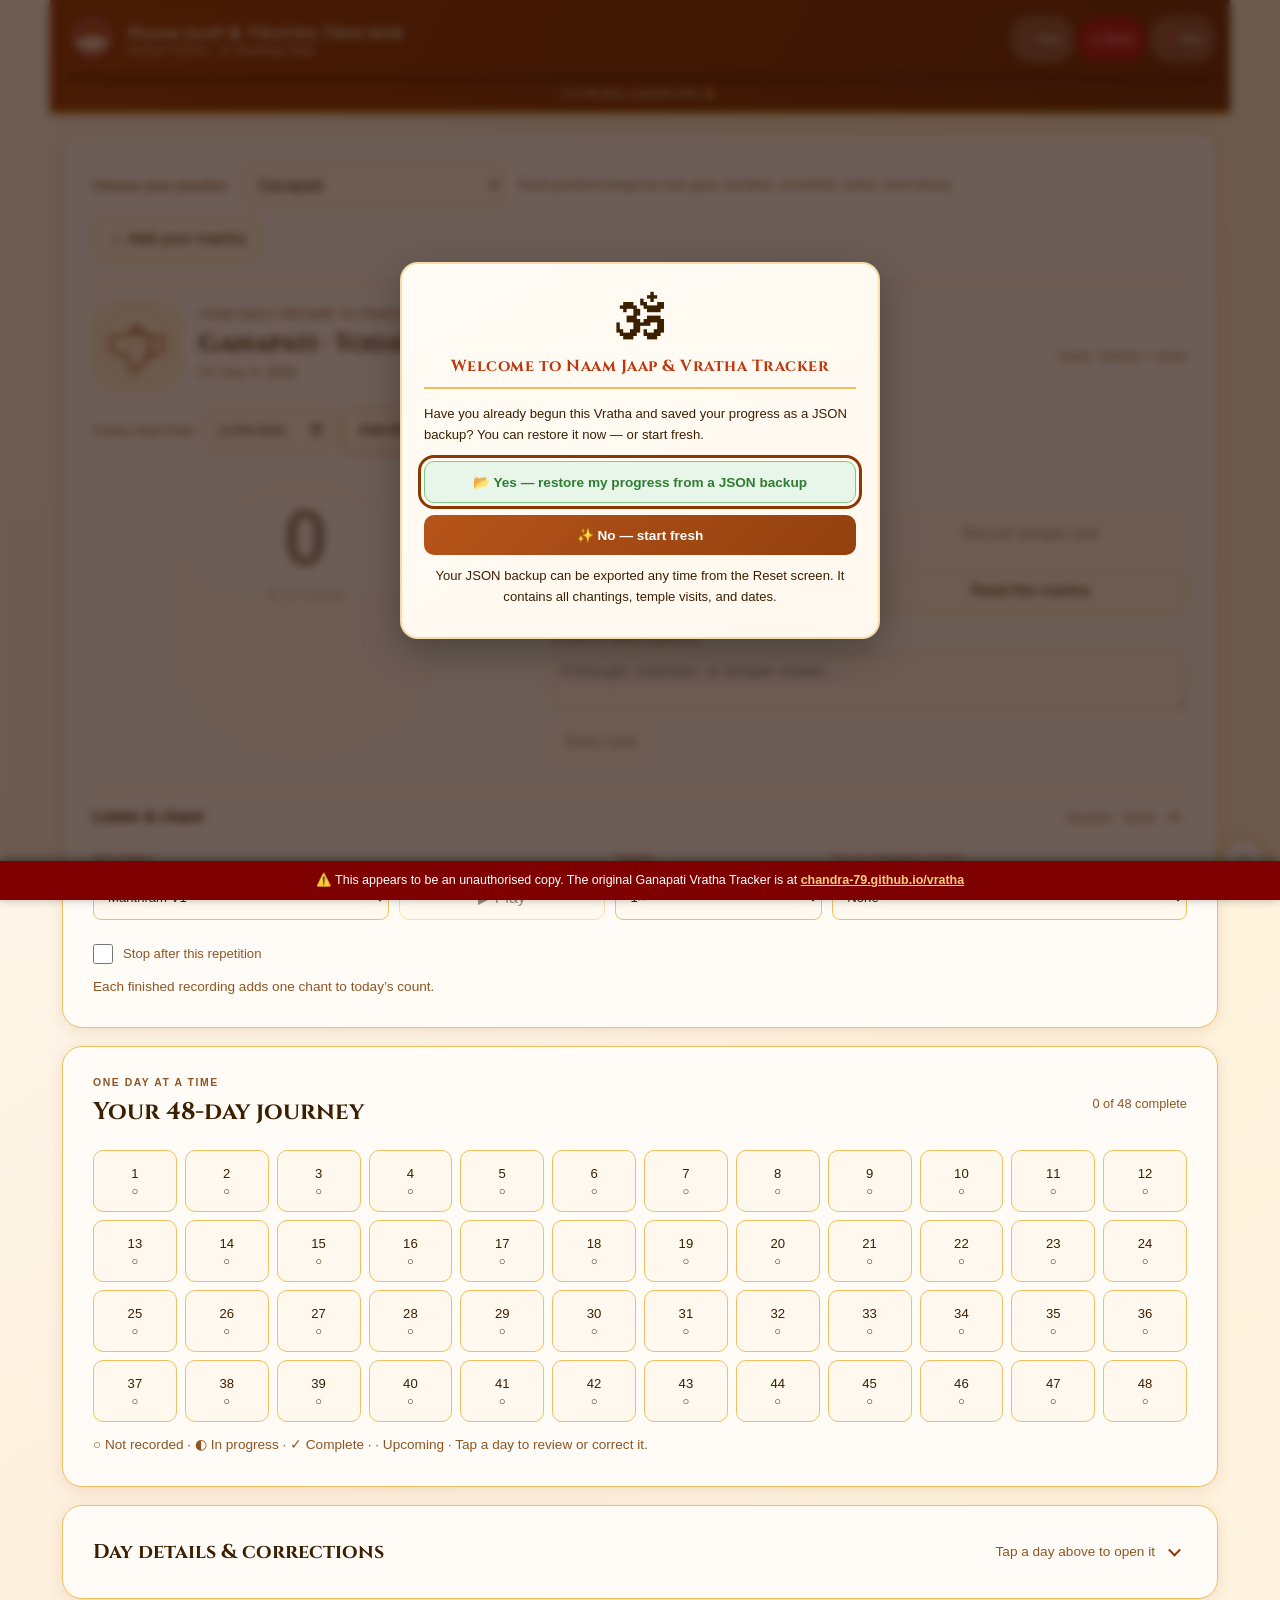
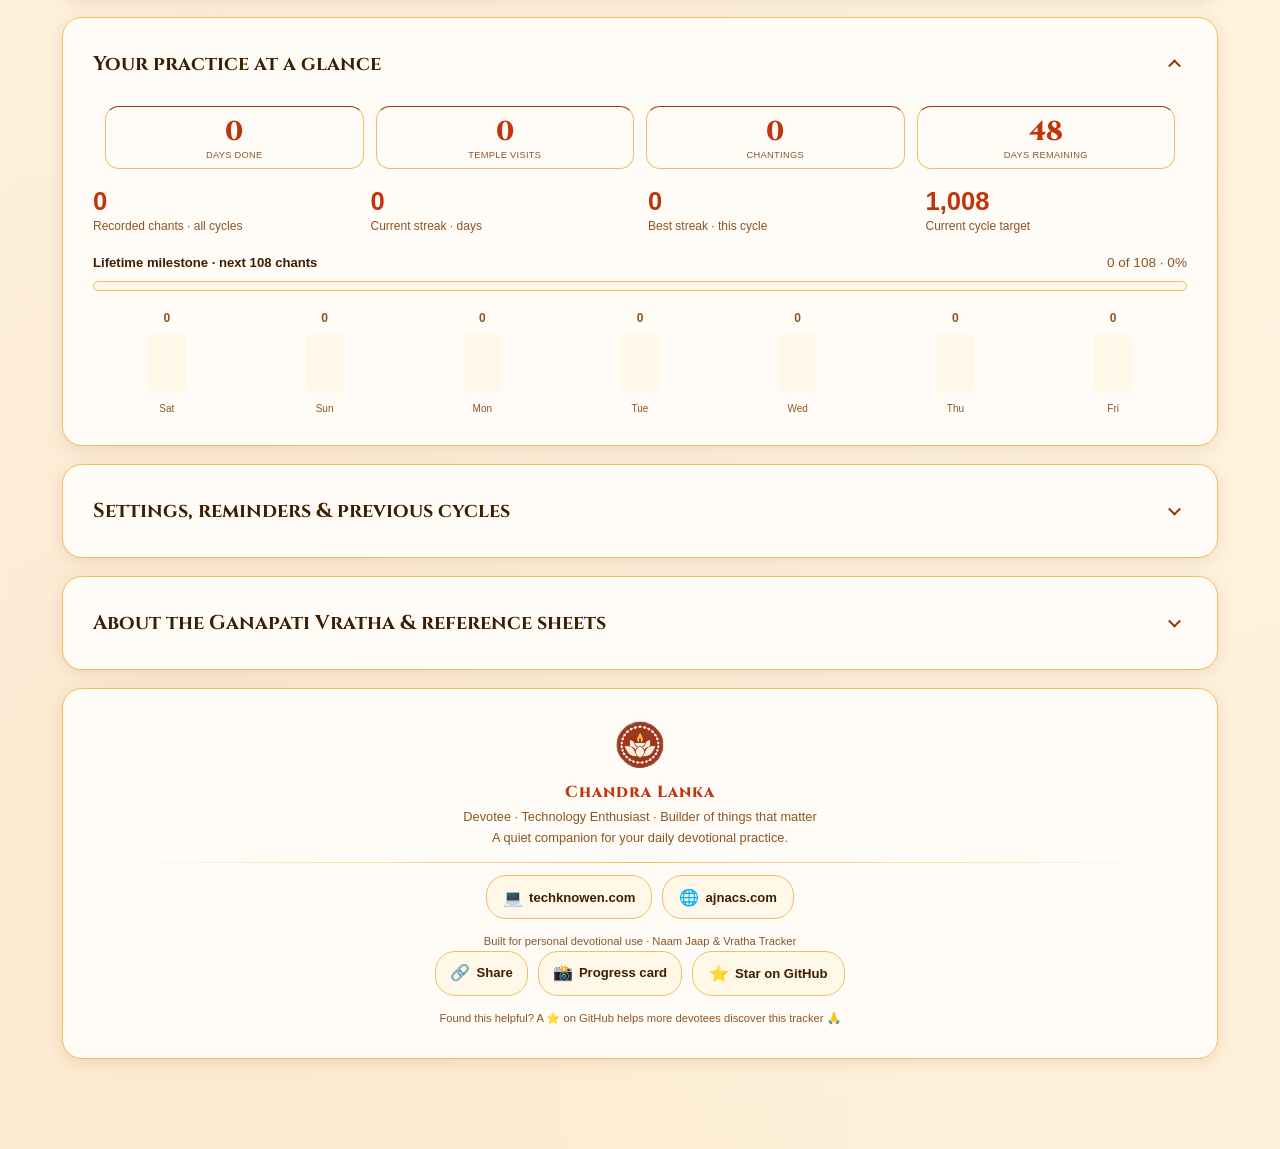
<file: index.html>
<!DOCTYPE html>
<!--
  Ganapati Vratha Tracker
  © 2025 Chandra Lanka (https://ajnacs.com)
  Original: https://chandra-79.github.io/vratha
  Unauthorised copying or redistribution is discouraged.
-->
<html lang="en">
<head>
  <meta charset="UTF-8"/>
  <meta name="viewport" content="width=device-width, initial-scale=1.0, viewport-fit=cover"/>
  <meta name="theme-color" content="#99410c"/>
  <meta name="apple-mobile-web-app-capable" content="yes"/>
  <meta name="apple-mobile-web-app-status-bar-style" content="black-translucent"/>
  <meta name="apple-mobile-web-app-title" content="Naam Jaap"/>
  <meta name="description" content="Mantra and naam jaap practice for Ganapati, Rama, Krishna, Hanuman, Shiva, Maha Mrityunjaya, Narayana, Gayatri, Durga, Lakshmi, Saraswati and Subrahmanya, plus your own text, images, PDFs and audio. Mala rounds, independent goals and daily progress."/>
  <meta name="author" content="Chandra Lanka"/>
  <meta name="copyright" content="© 2025 Chandra Lanka — https://ajnacs.com"/>
  <link rel="canonical" href="https://chandra-79.github.io/vratha/"/>
  <title>🕉 Naam Jaap &amp; Vratha Tracker</title>
  <meta name="robots" content="index, follow"/>
  <meta name="color-scheme" content="light dark"/>

  <!-- Link previews (WhatsApp, Telegram, Signal, X, Facebook, iMessage) -->
  <meta property="og:type" content="website"/>
  <meta property="og:site_name" content="Naam Jaap &amp; Vratha Tracker"/>
  <meta property="og:title" content="Naam Jaap &amp; Vratha Tracker"/>
  <meta property="og:description" content="Daily mantra practice for Ganapati, Rama, Krishna, Hanuman, Shiva, Maha Mrityunjaya, Narayana, Gayatri, Durga, Lakshmi, Saraswati and Subrahmanya — or your own. Mala rounds, independent goals, spoken guides and offline progress. No account needed."/>
  <meta property="og:url" content="https://chandra-79.github.io/vratha/"/>
  <meta property="og:image" content="https://chandra-79.github.io/vratha/assets/og-image.png"/>
  <meta property="og:image:width" content="1200"/>
  <meta property="og:image:height" content="630"/>
  <meta property="og:image:alt" content="Naam Jaap and Vratha Tracker — daily mantra practice with mala rounds and offline progress."/>
  <meta property="og:locale" content="en_US"/>
  <meta name="twitter:card" content="summary_large_image"/>
  <meta name="twitter:title" content="Naam Jaap &amp; Vratha Tracker"/>
  <meta name="twitter:description" content="Daily mantra practice with mala rounds, independent goals per deity, spoken guides and offline progress. Free, private, no account."/>
  <meta name="twitter:image" content="https://chandra-79.github.io/vratha/assets/og-image.png"/>

  <script type="application/ld+json">
  {
    "@context": "https://schema.org",
    "@graph": [
      {
        "@type": "WebApplication",
        "@id": "https://chandra-79.github.io/vratha/#app",
        "name": "Naam Jaap & Vratha Tracker",
        "url": "https://chandra-79.github.io/vratha/",
        "applicationCategory": "LifestyleApplication",
        "operatingSystem": "Any (web browser)",
        "browserRequirements": "Requires JavaScript.",
        "inLanguage": ["en", "sa", "te"],
        "isAccessibleForFree": true,
        "offers": { "@type": "Offer", "price": "0", "priceCurrency": "USD" },
        "description": "A private, offline-capable tracker for daily naam jaap and vratha practice, with independent schedules and goals for twelve traditional mantras plus your own.",
        "featureList": [
          "Twelve built-in mantras with Devanagari, Telugu, transliteration and meaning",
          "Personal practices with your own text, images, PDFs and audio",
          "Independent schedule, daily target and temple requirement per practice",
          "Mala rounds and bead position for targets of 108 or more",
          "Focus mode with wake lock and optional haptics",
          "Spoken audio guides that work offline",
          "Streaks, seven-day chart and lifetime milestones",
          "JSON export and import, calendar reminders, cycle archiving",
          "Works fully offline; all data stays in the browser"
        ],
        "author": { "@id": "https://ajnacs.com/#person" }
      },
      {
        "@type": "Person",
        "@id": "https://ajnacs.com/#person",
        "name": "Chandra Lanka",
        "url": "https://ajnacs.com",
        "sameAs": ["https://techknowen.com", "https://github.com/chandra-79"]
      }
    ]
  }
  </script>

  <!-- Favicon / PWA icons -->
  <link rel="icon" type="image/png" sizes="48x48" href="assets/favicon.png"/>
  <link rel="icon" type="image/png" sizes="192x192" href="assets/icon-192.png"/>
  <link rel="apple-touch-icon" href="assets/icon-192.png"/>

  <link rel="manifest" href="manifest.webmanifest"/>

  <!-- Devotional heading font -->
  <link rel="preconnect" href="https://fonts.googleapis.com"/>
  <link rel="stylesheet" href="https://fonts.googleapis.com/css2?family=Cinzel:wght@700;800&display=swap"/>

  <script>
    // Apply the saved preference before paint to avoid a light flash.
    try {
      document.documentElement.dataset.theme = localStorage.getItem('vratha_theme') ||
        (matchMedia('(prefers-color-scheme: dark)').matches ? 'dark' : 'light');
    } catch (_) {
      document.documentElement.dataset.theme = matchMedia('(prefers-color-scheme: dark)').matches ? 'dark' : 'light';
    }
  </script>
  <style>
    :root {
      --saffron:   #e65100;
      --saffron-l: #ff8f00;
      --saffron-d: #bf360c;
      --brand:     #93400e;
      --brand-l:   #b5541a;
      --brand-d:   #713010;
      --bg:        #fef8ee;
      --card:      #fffcf7;
      --gold:      #f0c060;
      --gold-l:    #fff8e8;
      --gold-d:    #c8860a;
      --text:      #3b1f00;
      --muted:     #8d5524;
      --green:     #e8f5e9;
      --green-b:   #81c784;
      --radius:    14px;
      --shadow:    0 3px 16px rgba(150,60,0,0.13);
    }

    *, *::before, *::after { box-sizing: border-box; margin: 0; padding: 0; }

    html { scroll-behavior: smooth; }

    @keyframes omGlow {
      from { filter: drop-shadow(0 0 3px rgba(255,215,0,.55)); }
      to   { filter: drop-shadow(0 0 12px rgba(255,215,0,1)) drop-shadow(0 0 4px rgba(255,255,255,.5)); }
    }
    @keyframes shimmer {
      0%   { background-position: -200% center; }
      100% { background-position:  200% center; }
    }

    body {
      background:
        radial-gradient(ellipse at 15% 85%, rgba(230,81,0,.06) 0%, transparent 50%),
        radial-gradient(ellipse at 85% 10%, rgba(255,193,7,.08) 0%, transparent 50%),
        linear-gradient(170deg, #fff9f0 0%, #fef5e4 55%, #fdf0d8 100%);
      color: var(--text);
      font-family: -apple-system, BlinkMacSystemFont, 'Segoe UI', Roboto, sans-serif;
      padding: 0 env(safe-area-inset-right) calc(72px + env(safe-area-inset-bottom)) env(safe-area-inset-left);
      min-height: 100vh;
      overflow-x: clip;
    }

    /* ── STICKY HEADER ── */
    .site-header {
      position: sticky; top: 0; z-index: 100;
      background: linear-gradient(120deg, #99410c, #713010);
      color: white;
      padding: calc(13px + env(safe-area-inset-top)) calc(16px + env(safe-area-inset-right)) 11px calc(16px + env(safe-area-inset-left));
      box-shadow: 0 4px 20px rgba(150,20,0,.45);
      border-bottom: 3px solid rgba(255,213,0,.55);
    }
    .header-top {
      display: flex; align-items: center; justify-content: space-between;
      gap: 8px;
    }
    .header-title { display: flex; align-items: center; gap: 10px; }
    .header-title .om {
      font-size: 2rem; line-height: 1;
      animation: omGlow 2.5s ease-in-out infinite alternate;
    }
    .header-title h1 {
      font-family: 'Cinzel', Georgia, serif;
      font-size: 1rem; font-weight: 700; letter-spacing: 1px;
    }
    .header-title p  { font-size: 0.67rem; opacity: .88; letter-spacing: .3px; }

    .header-actions { display: flex; gap: 6px; flex-shrink: 0; }
    .hbtn {
      background: rgba(255,255,255,.2);
      border: 1px solid rgba(255,255,255,.4);
      color: white; border-radius: 20px;
      padding: 5px 10px; font-size: 0.72rem; cursor: pointer;
      white-space: nowrap; transition: background .2s;
    }
    .hbtn:hover { background: rgba(255,255,255,.35); }

    /* progress strip */
    .progress-strip { margin-top: 9px; }
    .progress-bar-bg {
      background: rgba(0,0,0,.2);
      border-radius: 20px; height: 9px; overflow: hidden;
    }
    .progress-bar-fg {
      height: 9px;
      background: linear-gradient(90deg, #ffe082, #ffd740, #ffab00, #ffd740, #ffe082);
      background-size: 200% auto;
      border-radius: 20px;
      transition: width .6s ease;
      width: 0%;
      box-shadow: 0 0 8px rgba(255,215,0,.7);
      animation: shimmer 3s linear infinite;
    }
    .progress-text {
      font-size: 0.67rem; opacity: .92; margin-top: 4px; text-align: center; letter-spacing: .2px;
    }

    /* ── STATS ROW ── */
    .stats-row {
      display: grid;
      grid-template-columns: repeat(4, 1fr);
      gap: 8px;
      padding: 12px 0 0;
    }
    .stat-box {
      background: linear-gradient(160deg, #fffcf5, #fff8e8);
      border: 2px solid var(--gold);
      border-top: 3px solid var(--brand);
      border-radius: var(--radius);
      padding: 10px 4px 8px;
      text-align: center;
      box-shadow: 0 2px 10px rgba(150,60,0,.11), inset 0 1px 0 rgba(255,255,255,.9);
    }
    .stat-box .num {
      font-family: 'Cinzel', Georgia, serif;
      font-size: 1.5rem; font-weight: 800; color: var(--saffron-d);
      line-height: 1.1;
    }
    .stat-box .lbl { font-size: 0.58rem; color: var(--muted); margin-top: 3px; letter-spacing: .3px; text-transform: uppercase; }

    /* ── START DATE ── */
    .start-date-row {
      display: flex; align-items: center; justify-content: center;
      gap: 8px; padding: 10px 12px 4px;
      font-size: 0.8rem; color: var(--muted);
    }
    .start-date-row input[type=date] {
      border: 1.5px solid var(--gold);
      border-radius: 8px; padding: 6px 10px;
      font-size: 0.8rem; background: var(--gold-l);
      color: var(--text); cursor: pointer;
    }
    .start-date-row button {
      background: linear-gradient(135deg, var(--brand-l), var(--brand));
      color: white; border: none; border-radius: 8px;
      padding: 6px 14px; font-size: 0.75rem; font-weight: 600; cursor: pointer;
      box-shadow: 0 2px 6px rgba(183,28,28,.25);
    }

    /* ── LEGEND ── */
    .legend {
      display: flex; flex-wrap: wrap;
      justify-content: center; gap: 12px;
      padding: 8px 12px 0; font-size: 0.72rem; color: var(--muted);
    }
    .legend > span { display: inline-flex; align-items: center; gap: 5px; }
    .leg-dot {
      width: 13px; height: 13px; border-radius: 50%;
      border: 2px solid var(--brand); background: var(--card); flex-shrink: 0;
    }
    .leg-dot.on { background: var(--brand); }

    /* ── DAY CARDS ── */
    .cards-container {
      padding: 8px 10px 16px;
      display: flex; flex-direction: column; gap: 12px;
    }

    .day-card {
      background: var(--card);
      border-radius: var(--radius);
      box-shadow: var(--shadow);
      border: 1.5px solid var(--gold);
      border-left: 4px solid var(--brand);
      overflow: hidden;
      transition: border-color .2s, box-shadow .2s;
    }
    .day-card:hover { box-shadow: 0 5px 22px rgba(150,60,0,.18); }
    .day-card.completed {
      border-color: var(--green-b);
      border-left-color: #388e3c;
      background: linear-gradient(145deg, #f9fef9, #f0faf0);
    }

    .card-header {
      display: flex; align-items: center;
      padding: 9px 12px;
      background: linear-gradient(90deg, #fff8e8, #fffcf5);
      border-bottom: 1px solid var(--gold);
      gap: 10px;
    }
    .day-card.completed .card-header {
      background: linear-gradient(90deg, #f1f8e9, #f9fef9);
      border-bottom-color: var(--green-b);
    }

    .day-badge {
      background: linear-gradient(135deg, var(--brand-l), var(--brand));
      color: white;
      font-weight: 800; font-size: 0.85rem;
      min-width: 36px; height: 36px;
      border-radius: 50%; display: flex;
      align-items: center; justify-content: center;
      flex-shrink: 0;
      box-shadow: 0 2px 7px rgba(183,28,28,.35);
    }
    .day-card.completed .day-badge { background: linear-gradient(135deg, #66bb6a, #388e3c); box-shadow: 0 2px 6px rgba(56,142,60,.3); }

    .card-header-info { flex: 1; min-width: 0; }
    .card-header-info .day-line {
      font-weight: 800; font-size: 0.95rem; color: var(--muted);
      white-space: nowrap; overflow: hidden; text-overflow: ellipsis;
    }
    .card-header-info .day-line .day-date-txt {
      font-weight: 800; font-size: 0.95rem; color: var(--saffron-d);
      margin-left: 5px;
   
    }
    .day-card.completed .card-header-info .day-line { 
      color: #2e7d32; border: 1.5px solid var(--gold);
      border-radius: 20px;
      padding: 3px 8px;
      min-width: 46px; text-align: center;
    }
    .day-card.completed .card-header-info .day-date-txt { color: #4caf50; }

    .card-count-badge {
      flex-shrink: 0;
      font-size: 0.72rem; font-weight: 700;
      color: var(--saffron-d);
      background: var(--gold-l);
      border: 1.5px solid var(--gold);
      border-radius: 20px;
      padding: 3px 8px;
      min-width: 46px; text-align: center;
    }
    .day-card.completed .card-count-badge {
      color: #2e7d32; border-color: var(--green-b); background: #f1f8e9;
    }

    /* ── TEMPLE TOGGLE BUTTON ── */
    .temple-btn {
      flex-shrink: 0;
      padding: 7px 13px;
      border-radius: 20px;
      border: 2px solid var(--brand);
      background: white;
      color: var(--brand);
      font-size: 0.8rem; font-weight: 700;
      cursor: pointer; white-space: nowrap;
      transition: all .18s;
      -webkit-tap-highlight-color: transparent;
      min-height: 38px;
      user-select: none;
    }
    .temple-btn:active { transform: scale(.93); }
    .temple-btn.done {
      background: linear-gradient(135deg, var(--brand-l), var(--brand));
      color: white;
      border-color: var(--brand-d);
      box-shadow: 0 2px 8px rgba(183,28,28,.3);
    }
    .day-card.completed .temple-btn {
      background: linear-gradient(135deg, #66bb6a, #388e3c);
      border-color: #2e7d32; color: white;
      box-shadow: 0 2px 6px rgba(56,142,60,.3);
      pointer-events: none; cursor: default;
    }
    .day-card.completed .marks-grid { pointer-events: none; cursor: default; }
    .day-card.future .temple-btn {
      pointer-events: none; opacity: .38; cursor: default;
    }

    /* 21 marks grid */
    .marks-grid {
      display: grid;
      grid-template-columns: repeat(7, 1fr);
      gap: 6px;
      padding: 10px 12px;
    }

    .mark {
      aspect-ratio: 1;
      border-radius: 50%;
      border: 2px solid var(--brand);
      background: white;
      cursor: pointer;
      display: flex; align-items: center; justify-content: center;
      font-size: 0.75rem; color: transparent;
      transition: all .15s;
      -webkit-tap-highlight-color: transparent;
      user-select: none;
      min-height: 36px;
    }
    .mark:active { transform: scale(.88); }
    .mark.done {
      background: radial-gradient(circle at 38% 32%, var(--brand-l), var(--brand), var(--brand-d));
      border-color: var(--brand-d);
      color: white;
      box-shadow: 0 1px 6px rgba(183,28,28,.45), inset 0 1px 0 rgba(255,200,150,.25);
    }
    .mark.done::after { content: '✓'; font-weight: 700; }

    /* group separator every 7 */
    .marks-grid .mark:nth-child(7n) { }

    /* ── COMPLETE DAY BUTTON ── */
    .complete-day-btn {
      display: block; width: calc(100% - 24px);
      margin: 0 12px 12px;
      padding: 12px 8px;
      background: linear-gradient(135deg, var(--brand-l), var(--brand), var(--brand-d));
      color: white;
      border: none; border-radius: 10px;
      font-size: 0.88rem; font-weight: 700;
      cursor: pointer; letter-spacing: .5px;
      box-shadow: 0 3px 12px rgba(183,28,28,.4);
      transition: all .18s;
      -webkit-tap-highlight-color: transparent;
    }
    .complete-day-btn:active { opacity: .8; transform: scale(.97); }
    .day-card.completed .complete-day-btn {
      background: linear-gradient(135deg, #66bb6a, #388e3c, #2e7d32);
      box-shadow: 0 2px 8px rgba(56,142,60,.3);
      pointer-events: none;
    }

    /* ── TODAY CARD ── */
    .day-card.today {
      border-left-color: var(--brand);
      box-shadow: 0 3px 20px rgba(150,60,0,.18), 0 0 0 2px rgba(150,60,0,.12);
    }
    .day-card.today .card-header {
      background: linear-gradient(90deg, #fff3d0, #fffcf5);
      border-bottom-color: #ffd54f;
    }
    .today-pill {
      display: inline-block;
      font-size: 0.58rem; font-weight: 800; letter-spacing: .8px;
      text-transform: uppercase;
      background: linear-gradient(135deg, var(--brand-l), var(--brand));
      color: white; border-radius: 10px;
      padding: 2px 7px; margin-top: 3px;
    }

    /* ── TODAY CARD — selective mark interactivity ── */
    /* Completed marks locked — prevent accidental unchecking */
    .day-card.today .marks-grid .mark.done {
      pointer-events: none;
      cursor: default;
    }
    /* Marks not yet reached — locked until prior ones done */
    .day-card.today .marks-grid .mark:not(.done):not(.next-mark) {
      pointer-events: none;
      opacity: 0.32;
      cursor: default;
    }
    /* The single next mark to tap — pulse highlight */
    .day-card.today .marks-grid .mark.next-mark {
      box-shadow: 0 0 0 3px rgba(147,64,14,.45);
      animation: pulseNext 1.8s ease-in-out infinite;
    }
    @keyframes pulseNext {
      0%,100% { box-shadow: 0 0 0 2px rgba(147,64,14,.3); }
      50%      { box-shadow: 0 0 0 6px rgba(147,64,14,.55); }
    }

    /* ── FUTURE DAY (locked) ── */
    .day-card.future { border-left-color: var(--gold); }
    .day-card.future .marks-grid { pointer-events: none; }
    .day-card.future .complete-day-btn {
      background: var(--gold-l);
      color: var(--muted);
      box-shadow: none;
      pointer-events: none;
      letter-spacing: .3px;
    }

    /* ── BOTTOM TOOLBAR ── */
    .bottom-bar {
      position: fixed; bottom: 0; left: 0; right: 0;
      background: white;
      border-top: 1px solid var(--gold);
      display: flex; gap: 8px;
      padding: 8px 12px;
      padding-bottom: calc(8px + env(safe-area-inset-bottom));
      box-shadow: 0 -2px 10px rgba(0,0,0,.08);
      z-index: 99;
    }
    .bottom-bar button {
      flex: 1; padding: 10px 6px;
      border-radius: 10px; border: none;
      font-size: 0.75rem; font-weight: 600;
      cursor: pointer; transition: all .2s;
    }
    .btn-export { background: #fff3e0; color: var(--saffron); border: 1.5px solid var(--gold); }
    .btn-import { background: #e8f5e9; color: #2e7d32; border: 1.5px solid var(--green-b); }
    .btn-reset  { background: #fce4ec; color: #c62828; border: 1.5px solid #ef9a9a; }
    .btn-guide  { background: var(--brand); color: white; }

    .btn-export:active, .btn-import:active, .btn-reset:active, .btn-guide:active {
      opacity: .75; transform: scale(.97);
    }

    /* ── MODAL ── */
    .modal-overlay {
      display: none; position: fixed; inset: 0;
      background: rgba(30,8,0,.65);
      backdrop-filter: blur(4px);
      -webkit-backdrop-filter: blur(4px);
      z-index: 200;
      align-items: center; justify-content: center;
      padding: calc(16px + env(safe-area-inset-top)) calc(16px + env(safe-area-inset-right)) calc(16px + env(safe-area-inset-bottom)) calc(16px + env(safe-area-inset-left));
    }
    .modal-overlay.open { display: flex; }
    .modal {
      background: linear-gradient(150deg, #fffcf5, #fff8ee);
      border-radius: 18px;
      max-width: 480px; width: 100%;
      max-height: 85vh; overflow-y: auto;
      padding: 22px;
      box-shadow: 0 12px 40px rgba(0,0,0,.3);
      border: 2px solid rgba(240,192,96,.5);
    }
    .modal h2 {
      font-family: 'Cinzel', Georgia, serif;
      font-size: 1rem; color: var(--saffron-d);
      margin-bottom: 14px;
      border-bottom: 2px solid var(--gold);
      padding-bottom: 10px; letter-spacing: .5px;
    }
    .modal p, .modal li { font-size: 0.82rem; color: var(--text); margin-bottom: 8px; line-height: 1.6; }
    .modal ol, .modal ul { padding-left: 18px; }
    .modal li { margin-bottom: 6px; }
    .modal code {
      background: #f5f5f5; border-radius: 4px;
      padding: 2px 6px; font-size: 0.78rem;
      font-family: monospace; color: #c62828;
      word-break: break-all;
    }
    .modal .close-btn {
      display: block; width: 100%; margin-top: 16px;
      padding: 10px; background: var(--brand); color: white;
      border: none; border-radius: 10px; font-size: 0.85rem;
      cursor: pointer; font-weight: 600;
    }
    .modal section { margin-bottom: 14px; }
    .modal section h3 {
      font-size: 0.85rem; color: var(--saffron-d);
      margin-bottom: 6px; font-weight: 700;
    }
    .modal textarea {
      width: 100%; min-height: 90px;
      border: 1.5px solid var(--gold); border-radius: 8px;
      padding: 8px; font-size: 0.75rem;
      font-family: monospace; resize: vertical;
      background: #fffde7;
    }
    .modal .row-btns { display: flex; gap: 8px; margin-top: 8px; }
    .modal .row-btns button {
      flex: 1; padding: 8px;
      border-radius: 8px; border: none;
      font-size: 0.78rem; font-weight: 600; cursor: pointer;
    }
    .modal .row-btns .copy-btn { background: #e3f2fd; color: #1565c0; }
    .modal .row-btns .import-btn { background: var(--green); color: #2e7d32; }

    .step-num {
      display: inline-block; width: 20px; height: 20px;
      background: var(--brand); color: white;
      border-radius: 50%; text-align: center; line-height: 20px;
      font-size: 0.72rem; font-weight: 700; margin-right: 4px;
      flex-shrink: 0;
    }
    .step { display: flex; align-items: flex-start; gap: 6px; margin-bottom: 8px; }
    .step-body { font-size: 0.8rem; line-height: 1.5; }

    /* ── DESKTOP OVERRIDES (≥ 700px) ── */
    @media (min-width: 700px) {
      .cards-container {
        display: grid;
        grid-template-columns: repeat(2, 1fr);
        padding: 12px 16px 16px;
      }
      .marks-grid { grid-template-columns: repeat(7, 1fr); }
      .stats-row { padding: 14px 16px 0; gap: 12px; }
      .stat-box .num { font-size: 1.7rem; }
    }

    @media (min-width: 1100px) {
      .cards-container { grid-template-columns: repeat(3, 1fr); }
    }

    /* ── QUICK LINKS ── */
    .quick-links {
      display: flex; gap: 8px; flex-wrap: wrap;
      padding: 14px 0 4px;
    }
    .qbtn {
      background: var(--gold-l);
      border: 1px solid var(--gold);
      color: var(--text);
      border-radius: 20px;
      padding: 7px 16px;
      font-size: 0.8rem; font-weight: 600;
      cursor: pointer; white-space: nowrap;
      transition: all .2s;
      -webkit-tap-highlight-color: transparent;
      box-shadow: 0 1px 4px rgba(230,81,0,.1);
    }
    .qbtn:hover { background: var(--gold); box-shadow: 0 2px 8px rgba(120,60,10,.18); }
    .qbtn.active {
      background: linear-gradient(135deg, var(--brand-l), var(--brand));
      color: white; border-color: var(--brand-d);
      box-shadow: 0 2px 8px rgba(183,28,28,.3);
    }

    .manthram-image-panel {
      display: none; padding: 12px 0 4px;
    }
    .manthram-image-panel.open { display: block; }
    .manthram-image-panel img {
      width: 100%; border-radius: 10px;
      border: 2px solid var(--gold);
      box-shadow: var(--shadow);
    }

    .audio-panel {
      display: none;
      padding: 10px 12px;
      background: linear-gradient(90deg, #fff8e8, #fffcf5);
      border-top: 1px solid var(--gold);
      border-bottom: 1px solid var(--gold);
    }
    .audio-panel.open { display: block; }
    .audio-panel audio { width: 100%; }
    .audio-count {
      text-align: center; font-size: 0.78rem;
      color: var(--muted); margin-top: 5px; font-weight: 600;
    }
    .audio-reset-btn {
      display: block; width: 100%; margin-top: 6px;
      padding: 7px; background: var(--brand); color: white;
      border: none; border-radius: 8px; font-size: 0.75rem;
      font-weight: 600; cursor: pointer;
    }

    /* ── ABOUT SECTION ── */
    .about-body { padding-top: 12px; font-size: 0.85rem; line-height: 1.7; color: var(--text); }
    .about-body p { margin-bottom: 10px; }
    .about-body p:last-of-type { margin-bottom: 0; }

    /* ── RESET BUTTON (header) ── */
    .reset-hbtn {
      background: #b71c1c;
      border: 1px solid #7f0000;
      color: white; border-radius: 20px;
      padding: 5px 10px; font-size: 0.72rem; cursor: pointer;
      white-space: nowrap; transition: background .2s;
    }
    .reset-hbtn:hover { background: #7f0000; }

    /* ── RESET MODAL ── */
    .reset-modal-step { transition: opacity .15s; }
    .reset-warn {
      background: #fff3f3; border: 1.5px solid #ef9a9a;
      border-radius: 8px; padding: 10px 12px;
      font-size: 0.8rem; color: #b71c1c;
      margin-bottom: 12px; line-height: 1.6;
    }
    .reset-warn strong { display: block; margin-bottom: 4px; font-size: 0.85rem; }
    .reset-confirm-btns { display: flex; gap: 8px; margin-top: 12px; }
    .reset-confirm-btns button {
      flex: 1; padding: 10px 8px;
      border-radius: 8px; border: none;
      font-size: 0.8rem; font-weight: 600; cursor: pointer;
    }
    .btn-cancel-reset { background: #f5f5f5; color: #555; }
    .btn-step2 { background: #c62828; color: white; }
    .btn-final-reset { background: #7f0000; color: white; }

    /* ── EXPORT / IMPORT JSON ── */
    .btn-export-json {
      display: block; width: 100%;
      padding: 10px 8px; margin-bottom: 10px;
      background: #e3f2fd; color: #1565c0;
      border: 1.5px solid #90caf9; border-radius: 8px;
      font-size: 0.82rem; font-weight: 600;
      cursor: pointer; text-align: center;
      transition: background .2s;
    }
    .btn-export-json:hover { background: #bbdefb; }

    /* ── WELCOME MODAL ── */
    .welcome-icon {
      text-align: center; font-size: 3.4rem; margin-bottom: 6px;
      animation: omGlow 2.5s ease-in-out infinite alternate;
    }
    .welcome-choices { display: flex; flex-direction: column; gap: 12px; margin-top: 16px; }
    .btn-load-json {
      padding: 12px 10px;
      background: #e8f5e9; color: #2e7d32;
      border: 1.5px solid #81c784; border-radius: 10px;
      font-size: 0.85rem; font-weight: 600;
      cursor: pointer; transition: background .2s;
    }
    .btn-load-json:hover { background: #c8e6c9; }
    .btn-start-fresh {
      padding: 12px 10px;
      background: linear-gradient(135deg, var(--brand-l), var(--brand));
      color: white; border: none; border-radius: 10px;
      font-size: 0.85rem; font-weight: 600;
      cursor: pointer; transition: opacity .2s;
    }
    .btn-start-fresh:hover { opacity: .88; }
    .welcome-note {
      font-size: 0.72rem; color: var(--muted);
      text-align: center; margin-top: 10px; line-height: 1.5;
    }

    /* ── FOOTER ── */
    .site-footer { text-align: center; }
    .footer-mark { display: block; margin: 0 auto 10px; }
    .footer-name {
      font-family: 'Cinzel', Georgia, serif;
      font-size: 1rem; font-weight: 800;
      color: var(--saffron-d);
      letter-spacing: 1px;
      margin-bottom: 4px;
    }
    .footer-tagline { font-size: 0.8rem; color: var(--muted); line-height: 1.6; margin-bottom: 14px; }
    .footer-divider { height: 1px; background: linear-gradient(90deg, transparent, var(--gold), transparent); margin: 12px 0; }
    .footer-links { display: flex; gap: 10px; justify-content: center; flex-wrap: wrap; margin-bottom: 14px; }
    .footer-link {
      display: inline-flex; align-items: center; gap: 6px;
      min-height: 44px; padding: 8px 16px;
      background: var(--gold-l);
      border: 1px solid var(--gold);
      border-radius: 20px;
      color: var(--text);
      font: inherit; font-size: 0.82rem; font-weight: 600;
      text-decoration: none; cursor: pointer;
      transition: background .2s, color .2s;
    }
    .footer-link:hover { background: var(--brand); color: white; border-color: var(--brand-d); }
    .footer-link .link-icon { font-size: 1rem; }
    .footer-copy { font-size: 0.7rem; color: var(--muted); line-height: 1.6; margin-top: 6px; }
    .footer-copy a { color: var(--saffron-d); text-decoration: none; font-weight: 600; }

    /* ── PRINT ── */
    @media print {
      .site-header, .bottom-bar, .modal-overlay, .site-footer { display: none !important; }
      .cards-container { padding-bottom: 0; display: grid; grid-template-columns: repeat(3,1fr); gap: 6px; }
      .day-card { box-shadow: none; border: 1px solid #ccc; break-inside: avoid; }
      body { background: white; }
    }

    /* toast */
    #toast {
      position: fixed; left: 50%; transform: translateX(-50%); bottom: calc(84px + env(safe-area-inset-bottom));
      background: rgba(0,0,0,0.8); color: white; padding: 8px 12px; border-radius: 8px;
      font-size: 0.9rem; z-index: 300; display: none; box-shadow: 0 6px 18px rgba(0,0,0,0.3);
    }

    /* quote celebration overlay */
    .quote-overlay {
      position: fixed; inset: 0; z-index: 300;
      background: #100b08cc;
      backdrop-filter: blur(5px);
      -webkit-backdrop-filter: blur(5px);
      display: none; align-items: center; justify-content: center;
      padding: calc(16px + env(safe-area-inset-top)) calc(16px + env(safe-area-inset-right)) calc(16px + env(safe-area-inset-bottom)) calc(16px + env(safe-area-inset-left));
    }
    .quote-overlay.open { display: flex; }
    .quote-box {
      background: var(--card);
      color: var(--text);
      border-radius: 22px;
      max-width: 440px; width: 100%;
      max-height: 90dvh; overflow-y: auto;
      padding: clamp(20px, 5vw, 30px);
      box-shadow: 0 20px 80px #0005;
      border: 1px solid var(--gold);
      text-align: center;
    }
    .quote-mark { display: block; margin: 0 auto 12px; }
    .quote-eyebrow { text-align: center; }
    .quote-day-label {
      font-family: 'Cinzel', Georgia, serif;
      font-size: clamp(1.05rem, 3vw, 1.35rem); line-height: 1.4;
      color: var(--text); margin-bottom: 14px; overflow-wrap: anywhere;
    }
    .quote-verse-meta {
      display: flex; align-items: center; justify-content: center;
      gap: 6px; flex-wrap: wrap; margin-bottom: 4px;
    }
    .quote-chapter-badge {
      background: var(--brand);
      color: white; font-size: 0.62rem; font-weight: 700; letter-spacing: 1px;
      padding: 3px 9px; border-radius: 999px; text-transform: uppercase;
    }
    .quote-verse-num {
      font-size: 0.68rem; color: var(--muted); font-weight: 600;
      background: var(--gold-l); border: 1px solid var(--gold);
      padding: 2px 8px; border-radius: 999px;
    }
    .quote-chapter-name {
      font-size: 0.68rem; color: var(--muted); font-style: italic;
      width: 100%; text-align: center; margin-bottom: 12px; letter-spacing: 0.3px;
    }
    .quote-text {
      font-size: 0.95rem; color: var(--text); line-height: 1.75;
      font-style: italic; margin-bottom: 10px;
      border: 1px solid var(--gold); border-left: 3px solid var(--brand);
      padding: 10px 14px; text-align: left;
      background: var(--gold-l); border-radius: 0 10px 10px 0;
    }
    .quote-source { font-size: 0.72rem; color: var(--muted); margin-bottom: 6px; }
    .quote-context {
      font-size: 0.78rem; color: var(--muted); line-height: 1.65;
      margin: 8px 0 4px; text-align: left;
      border-top: 1px solid var(--gold); padding-top: 10px;
    }
    .quote-actions { display: grid; grid-template-columns: repeat(2, minmax(0, 1fr)); gap: 10px; margin-top: 14px; }
    .quote-share-btn, .quote-close-btn {
      min-height: 44px; padding: 10px 14px;
      border: 1px solid var(--gold); border-radius: 10px;
      background: var(--gold-l); color: var(--text);
      font: inherit; font-size: 0.88rem; font-weight: 600; cursor: pointer; line-height: 1.4;
      transition: background .2s;
    }
    .quote-share-btn:hover { background: var(--gold); }
    .quote-close-btn.primary-action { background: var(--brand); color: white; border-color: var(--brand); }
    .quote-close-btn.primary-action:hover { background: var(--brand-d); }

    /* onboard modal (tooltip-like) */
    .onboard-modal .note { font-size:0.95rem; color:var(--text); line-height:1.5; margin:6px 0; }
    .onboard-modal .pill { display:inline-block; padding:6px 10px; border-radius:999px; background:var(--gold-l); border:1.5px solid var(--gold); color:var(--saffron-d); font-weight:700; }
    .onboard-modal .modal { background: linear-gradient(160deg,#fffaf0,#fff6e6); border-radius:14px; padding:18px; box-shadow:0 10px 36px rgba(0,0,0,.12); }
    .onboard-modal .icon { font-size:2.6rem; line-height:1; width:56px; height:56px; border-radius:12px; display:flex; align-items:center; justify-content:center; background:linear-gradient(135deg,var(--brand-l),var(--brand)); color:white; box-shadow:0 4px 12px rgba(230,81,0,.18); }
    .onboard-modal .actions { display:flex; gap:10px; justify-content:center; align-items:center; margin-top:12px; flex-wrap:nowrap; }
    .onboard-modal .actions button { padding:8px 12px; font-size:0.92rem; border-radius:10px; white-space:nowrap; }
    .onboard-modal .actions .primary { background: linear-gradient(135deg,var(--brand-l),var(--brand)); color:white; border:none; }
    .onboard-modal .actions .secondary { background:#f5f5f5; color:#444; border:1px solid #e5e5e5; }
    @media (max-width:560px) {
      .onboard-modal .icon { width:48px; height:48px; font-size:1.8rem; }
      .onboard-modal .modal { padding:14px; }
      .onboard-modal .actions { flex-direction:column; }
      .onboard-modal .actions button { width:100%; }
    }
    :root { color-scheme: light; --header-height: 110px; }
    .day-card { scroll-margin-top: calc(var(--header-height) + 12px); }
    .floating-nav {
      position: fixed; right: max(12px, env(safe-area-inset-right));
      bottom: calc(16px + env(safe-area-inset-bottom)); z-index: 101;
      display: flex; flex-direction: column; gap: 10px;
    }
    .floating-nav button {
      width: 48px; height: 48px; padding: 0; border-radius: 50%;
      display: grid; place-items: center; touch-action: manipulation;
      background: var(--card); color: var(--text); border: 2px solid var(--gold);
      box-shadow: var(--shadow); font: inherit; font-size: 1.5rem; font-weight: 700; cursor: pointer;
    }
    .floating-nav button:disabled { opacity: .4; cursor: default; box-shadow: none; }
    .floating-nav button:not(:disabled):active { transform: scale(.94); }
    .hbtn, .reset-hbtn { min-height: 44px; }
    .about-toggle { width: 100%; border: 0; font: inherit; text-align: left; }
    .mark { font-family: inherit; touch-action: manipulation; padding: 0; }
    .day-card:focus-visible { outline: 3px solid var(--accent-ink); outline-offset: 2px; }
    .card-count-badge { display: inline-block; margin: 5px 4px 0 0; }
    .card-header-info .day-line { white-space: normal; overflow: visible; }
    .card-header-info .day-date-txt { display: inline-block; margin-left: 0; }
    :where(a, button, input, [tabindex]):focus-visible { outline: 3px solid var(--accent-ink); outline-offset: 3px; }
    .floating-nav button:hover { background: var(--gold-l); }
    button:focus-visible, .mark:focus-visible { outline: 3px solid var(--accent-ink); outline-offset: 3px; }
    .site-footer { padding-bottom: calc(90px + env(safe-area-inset-bottom)); }
    @media (max-width: 360px) {
      .marks-grid { gap: 5px; padding: 10px; }
      .mark { min-height: 28px; }
    }
    @media (max-width: 540px) {
      .header-top { flex-wrap: wrap; }
      .header-actions { margin-left: auto; }
      .start-date-row { flex-wrap: wrap; }
    }
    @media (prefers-reduced-motion: reduce) {
      html { scroll-behavior: auto; }
      *, *::before, *::after { animation: none !important; transition: none !important; }
    }
    @media screen {
      :root[data-theme="dark"] {
        color-scheme: dark;
        --bg: #171310; --card: #251e19; --gold-l: #34291d; --gold: #796037;
        --text: #f4e7d4; --muted: #d2b99b; --saffron: #ffab66;
        --saffron-l: #e88936; --saffron-d: #ffc28e; --green: #203727; --green-b: #629b6b;
        --shadow: 0 3px 16px rgba(0,0,0,.35);
      }
      [data-theme="dark"] body { background: var(--bg); }
      [data-theme="dark"] :is(.stat-box, .modal, .about-section, .site-footer, .quote-box, .audio-panel, .bottom-bar) {
        background: var(--card); box-shadow: var(--shadow);
      }
      [data-theme="dark"] :is(.card-header, .day-card.today .card-header, .about-toggle, .about-user-card) { background: var(--gold-l); }
      [data-theme="dark"] :is(.mark:not(.done), .temple-btn:not(.done), .leg-dot:not(.on), .modal textarea, .modal code) {
        background: var(--bg); color: var(--text);
      }
      [data-theme="dark"] :is(.day-card.completed, .day-card.completed .card-header, .day-card.completed .card-count-badge) { background: var(--green); }
      [data-theme="dark"] :is(.day-card.completed .day-line, .day-card.completed .day-date-txt, .day-card.completed .card-count-badge) { color: #a5d6a7; }
      [data-theme="dark"] :is(.audio-reset-btn, .modal .close-btn, .step-num) { background: #a9470b; }
      [data-theme="dark"] .btn-export { background: var(--gold-l); }
      [data-theme="dark"] :is(.temple-btn:not(.done), .leg-dot:not(.on), .mark:not(.done)) { border-color: var(--saffron-d); }
      [data-theme="dark"] .temple-btn:not(.done) { color: var(--saffron-d); }
      [data-theme="dark"] .reset-warn { background: #432323; color: #ffb4b4; }
    }
    @media print { .floating-nav { display: none; } }
  </style>
  <link rel="stylesheet" href="companion.css"/>
</head>
<body>
<a class="skip-link" href="#todayDashboard">Skip to today’s practice</a>

<!-- ── STICKY HEADER ── -->
<header class="site-header" id="pageTop" tabindex="-1">
  <div class="header-top">
    <div class="header-title">
      <img class="brand-mark" src="assets/icon-192.png" width="52" height="52" alt=""/>
      <div>
        <h1>Naam Jaap &amp; Vratha Tracker</h1>
        <p>48-Day Practice · 21 Chantings Daily</p>
      </div>
    </div>
    <div class="header-actions">
      <button class="hbtn" id="themeToggle" onclick="toggleTheme()" aria-pressed="false">☾ Dark</button>
      <button class="reset-hbtn" onclick="openResetModal()">⚠ Reset</button>
      <button class="hbtn" id="helpHbtn" onclick="showOnboard(true)">❓ Help</button>
    </div>
  </div>
  <div class="progress-strip">
    <div class="progress-bar-bg">
      <div class="progress-bar-fg" id="progressBar" role="progressbar" aria-label="Vratha days completed" aria-valuemin="0" aria-valuemax="48" aria-valuenow="0"></div>
    </div>
    <div class="progress-text" id="progressText">0 of 48 days complete 🙏</div>
  </div>
</header>

<main id="practiceMain">
<section class="companion-panel today-dashboard" id="todayDashboard" tabindex="-1" aria-labelledby="todayHeading">
  <div class="practice-picker"><label for="practiceSelect">Choose your practice</label><select id="practiceSelect" onchange="switchPractice(this.value)"><option value="ganapati">Ganapati</option><option value="rama">Rama</option><option value="krishna">Krishna</option><option value="hanuman">Hanuman</option><option value="shiva">Shiva</option><option value="mrityunjaya">Maha Mrityunjaya</option><option value="narayana">Narayana</option><option value="gayatri">Gayatri Matha</option><option value="durga">Durga Devi</option><option value="lakshmi">Lakshmi Devi</option><option value="saraswati">Saraswati Devi</option><option value="subrahmanya">Subrahmanya</option></select><p class="quiet">Each practice keeps its own goal, duration, schedule, notes, and history.</p><div class="practice-library-actions"><button onclick="openCustomEditor()">＋ Add your mantra</button><button id="editCustomPractice" onclick="openCustomEditor(true)" hidden>Edit practice</button></div></div>
  <div class="practice-identity"><img id="practiceArt" class="practice-art" src="assets/ganapati.svg" width="88" height="88" alt=""/><div><div class="eyebrow">YOUR DAILY RETURN TO PRACTICE</div>
  <div class="section-heading"><div><h2 id="todayHeading">Today’s practice</h2><p id="todaySubtitle"></p></div><span id="saveStatus" role="status">Saved on this device</span></div></div></div>
  <div id="mantraPreview" class="mantra-preview" hidden><p id="mantraScript" lang="sa"></p><p id="mantraTransliteration"></p></div>
  <div class="today-layout">
    <button class="chant-ring" id="dailyTap" onclick="countChant()" aria-label="Count one chant"><span><strong id="dailyCount">0</strong><small>of 21 chants</small><em id="dailyMala" class="mala-readout" hidden></em></span></button>
    <div class="today-actions"><p id="practiceHint">One repetition. One tap.</p>
      <div class="action-row"><button class="primary-action" id="focusLaunch" onclick="openFocus()">Enter focus mode</button><button id="dailyTemple" onclick="toggleDailyTemple()" aria-pressed="false">Temple visit</button></div>
      <div class="action-row"><button id="undoButton" onclick="undoPractice()" disabled>↶ Undo last action</button><button onclick="openReader()">Read the mantra</button></div>
      <label class="note-label" for="dailyNote">A note for today <span>(optional)</span></label><textarea id="dailyNote" maxlength="2000" rows="2" placeholder="A thought, intention, or temple visited…"></textarea><button id="saveNote" onclick="saveDailyNote()">Save note</button>
    </div>
  </div>
  <details class="guided-player" id="guidedPlayer" data-remember open>
    <summary class="panel-summary"><span class="panel-title">Listen &amp; chant</span><span id="sessionTime">Session · 00:00</span></summary>
    <div class="action-row"><label>Recording <select id="audioVersion" onchange="selectRecording()"><option value="1">Manthram V1</option><option value="2">Manthram V2</option></select></label><button id="audioToggle" onclick="toggleGuidedAudio()">▶ Play</button><label>Speed <select id="audioSpeed" onchange="saveAudioPreferences()"><option value="0.75">0.75×</option><option value="1" selected>1×</option><option value="1.25">1.25×</option></select></label><label>Pause between chants <select id="audioGap" onchange="saveAudioPreferences()"><option value="0">None</option><option value="2">2 seconds</option><option value="5">5 seconds</option><option value="10">10 seconds</option></select></label></div>
    <label class="check-label"><input type="checkbox" id="stopAfter"/> Stop after this repetition</label><p class="quiet" id="audioHint">Each finished recording adds one chant to today’s count.</p>
  </details>
</section>
<section class="companion-panel" aria-labelledby="journeyHeading"><div class="section-heading"><div><div class="eyebrow">ONE DAY AT A TIME</div><h2 id="journeyHeading">Your 48-day journey</h2></div><span id="journeySummary"></span></div><div id="journeyGrid" class="journey-grid"></div><p class="quiet">○ Not recorded · ◐ In progress · ✓ Complete · · Upcoming · Tap a day to review or correct it.</p></section>
<details class="companion-panel" id="dayDetails"><summary class="panel-summary"><span class="panel-title">Day details &amp; corrections</span><span class="quiet">Tap a day above to open it</span></summary><div class="cards-container" id="cardsContainer"></div>
  <p class="quiet legend"><span><span class="leg-dot"></span> Pending chant</span><span><span class="leg-dot on"></span> Done chant</span><span>☐ Temple visit</span><span>✓ Full day complete</span></p></details>
<details class="companion-panel" id="glancePanel" data-remember open><summary class="panel-summary"><span class="panel-title">Your practice at a glance</span></summary>
  <div class="stats-row">
    <div class="stat-box"><div class="num" id="sDays">0</div><div class="lbl">Days Done</div></div>
    <div class="stat-box"><div class="num" id="sTemple">0</div><div class="lbl">Temple Visits</div></div>
    <div class="stat-box"><div class="num" id="sChants">0</div><div class="lbl">Chantings</div></div>
    <div class="stat-box"><div class="num" id="sLeft">48</div><div class="lbl">Days Remaining</div></div>
  </div>
  <div id="practiceInsights" class="insights-row"></div>
  <div class="milestone" id="lifetimeMilestone"><div class="section-heading"><span class="milestone-label" id="milestoneLabel"></span><span class="quiet" id="milestoneValue"></span></div><div class="milestone-bar" aria-hidden="true"><span id="milestoneFill"></span></div></div>
  <div id="weeklyHistory" class="weekly-history" aria-label="Last seven days"></div></details>
<details class="companion-panel settings-panel" id="settingsPanel" data-remember><summary class="panel-summary"><span class="panel-title">Settings, reminders &amp; previous cycles</span></summary>
  <form id="practiceConfigForm" class="goal-settings"><h3>Goals for <span id="configPracticeName"></span></h3><div class="goal-fields"><label>Chants per day <input type="number" id="configChants" min="1" max="1008" required/></label><label>Number of days <input type="number" id="configDays" min="1" max="365" required/></label><button type="submit" class="primary-action">Save practice goals</button></div><div class="action-row" aria-label="Chant target presets"><span class="quiet">Quick targets</span><button type="button" onclick="document.getElementById('configChants').value=21">21</button><button type="button" onclick="document.getElementById('configChants').value=27">27</button><button type="button" onclick="document.getElementById('configChants').value=54">54</button><button type="button" onclick="document.getElementById('configChants').value=108">108</button><button type="button" onclick="document.getElementById('configChants').value=1008">1008</button></div><label class="check-label"><input type="checkbox" id="configTemple"/> Require a temple visit to complete a day</label><p class="quiet" id="goalProjection"></p><p class="quiet">A traditional mala is 108 beads. Targets of 108 or more show mala rounds and bead position on the counter.</p><p class="quiet">Recorded counts are kept. Changing your target recalculates completion. Cookies preserve targets and daily counts; notes and archives are kept in browser storage and backups.</p><p id="configMessage" role="status"></p></form><div class="settings-grid"><section><h3>Your preferences</h3><label>Reading size <input id="readingSize" type="range" min="16" max="32" value="20" oninput="setReadingSize(this.value)"/></label><label class="check-label"><input type="checkbox" id="completionSound" onchange="saveAudioPreferences()"/> Gentle completion chime</label><label class="check-label"><input type="checkbox" id="hapticFeedback" onchange="saveAudioPreferences()"/> Vibration feedback (supported devices)</label></section>
  <section><h3>Daily reminder</h3><label>Local time <input type="time" id="reminderTime" value="07:00"/></label><button onclick="downloadReminder()">Add to my calendar</button><p class="quiet">Download a recurring reminder for your calendar app.</p></section>
  <section><h3>Keep your progress</h3><button onclick="exportJSON()">Download selected practice</button><button onclick="document.getElementById('importFileInput').click()">Restore backup</button><p class="quiet" id="lastBackup">No backup downloaded yet.</p><p class="quiet">Saved in this browser. Back up to move devices or keep a separate copy.</p></section>
  <section><h3>A new beginning</h3><label>Next cycle’s start <input type="date" id="nextCycleDate"/></label><button onclick="archiveAndRestart()">Archive this cycle &amp; start another</button><p class="quiet">Your current cycle and notes stay in the archive.</p></section></div><div id="archiveList"></div>
</details>
<details class="companion-panel about-section" id="aboutPanel" data-remember><summary class="panel-summary"><span class="panel-title">About the Ganapati Vratha &amp; reference sheets</span></summary>
  <div class="about-body">
    <p><strong>Ganapati Vratha</strong> is a sacred 48-day penance dedicated to Lord Ganesha — the remover of obstacles and the bestower of wisdom and auspiciousness. Devotees observe strict discipline during this period: chanting the Ganapati Manthram <strong>21 times every day</strong> without interruption, visiting the temple daily, and maintaining purity of body, mind, and speech.</p>
    <p>This 48-day Vratha is rooted in the belief that sincere and unbroken devotion to Ganapati removes life's obstacles, brings peace and prosperity, and earns the divine grace of Lord Ganapati for the devotee and their entire family.</p>
  </div>
  <div class="quick-links">
    <button class="qbtn" id="qImgBtn" onclick="toggleManthramImage()">📜 Manthram (Telugu)</button>
    <button class="qbtn" id="qEngBtn" onclick="toggleManthramEnglish()">📖 Manthram (English)</button>
    <button class="qbtn" id="qAudioBtn1" onclick="toggleAudioPanel(1)">🔊 Play Manthram V1 (21×)</button>
    <button class="qbtn" id="qAudioBtn2" onclick="toggleAudioPanel(2)">🔊 Play Manthram V2 (21×)</button>
  </div>
  <div class="manthram-image-panel" id="manthramImagePanel"><img src="Manthram.png" alt="Manthram in Telugu"/></div>
  <div class="manthram-image-panel" id="manthramEnglishPanel"><img src="Manthram_English.png" alt="Manthram in English"/></div>
</details>
<div class="audio-panel" id="audioPanel1">
  <audio id="manthramAudio1" src="Manthram.mpeg" controls preload="metadata"></audio>
  <div class="audio-count" id="audioCount1" role="status" aria-live="polite">Chanting Counter: 0 / 21</div>
  <button class="audio-reset-btn" onclick="resetAudio(1)">↺ Reset count</button>
</div>
<div class="audio-panel" id="audioPanel2">
  <audio id="manthramAudio2" src="Manthram_Variation.mp3" controls preload="metadata"></audio>
  <div class="audio-count" id="audioCount2" role="status" aria-live="polite">Chanting Counter: 0 / 21</div>
  <button class="audio-reset-btn" onclick="resetAudio(2)">↺ Reset count</button>
</div>
</main>

<!-- ── START DATE ── -->
<div class="start-date-row" id="startDateRow">
  <label for="startDate">Vratha Start Date:</label>
  <input type="date" id="startDate"/>
  <button onclick="applyStartDate()">Auto-fill dates</button>
</div>

<!-- ── WELCOME / IMPORT MODAL ── -->
<div class="modal-overlay" id="welcomeModal">
  <div class="modal">
    <div class="welcome-icon">🕉</div>
    <h2 style="text-align:center">Welcome to Naam Jaap &amp; Vratha Tracker</h2>
    <p style="font-size:0.82rem;color:var(--text);margin-top:8px;line-height:1.6">
      Have you already begun this Vratha and saved your progress as a JSON backup? You can restore it now — or start fresh.
    </p>
    <div class="welcome-choices">
      <button class="btn-load-json" onclick="document.getElementById('importFileInput').click()">
        📂 Yes — restore my progress from a JSON backup
      </button>
      <button class="btn-start-fresh" onclick="closeWelcomeModal()">
        ✨ No — start fresh
      </button>
    </div>
    <p class="welcome-note">Your JSON backup can be exported any time from the Reset screen. It contains all chantings, temple visits, and dates.</p>
    <p id="welcomeCountdown" style="text-align:center;font-size:0.75rem;color:var(--muted);margin-top:8px">Closing in <span id="welcomeCountSec">5</span>s…</p>
  </div>
</div>
<input type="file" id="importFileInput" accept=".json,application/json" style="display:none" onchange="handleImportFile(this)"/>

<!-- ── RESET CONFIRMATION MODAL ── -->
<div class="modal-overlay" id="resetModal">
  <div class="modal">
    <h2>⚠ Reset Selected Practice</h2>

    <!-- Step 1 -->
    <div id="resetStep1" class="reset-modal-step">
      <div class="reset-warn">
        <strong>This will permanently erase everything:</strong>
        The selected practice’s cycle, archives, notes, chantings, temple visits, and dates will be deleted. Your other practices will be kept. This cannot be undone.
      </div>
      <p style="font-size:0.82rem;color:var(--text)">Export your data first if you want a backup before resetting.</p>
      <div class="reset-confirm-btns">
        <button class="btn-cancel-reset" onclick="closeResetModal()">Cancel</button>
        <button class="btn-step2" onclick="showResetStep2()">Yes, continue →</button>
      </div>
    </div>

    <!-- Step 2 -->
    <div id="resetStep2" class="reset-modal-step" style="display:none">
      <div class="reset-warn">
        <strong>⚠ Final confirmation</strong>
        You are about to erase all progress for the selected practice. Are you absolutely sure?
      </div>
      <button class="btn-export-json" onclick="exportJSON()">📥 Save a JSON backup before resetting</button>
      <div class="reset-confirm-btns">
        <button class="btn-cancel-reset" onclick="closeResetModal()">No, keep my data</button>
        <button class="btn-final-reset" onclick="confirmReset()">Yes, reset everything</button>
      </div>
    </div>
  </div>
</div>



<!-- ── FOOTER ── -->
<footer class="site-footer companion-panel" id="pageBottom" tabindex="-1">
  <img class="brand-mark footer-mark" src="assets/icon-192.png" width="52" height="52" alt=""/>
  <div class="footer-name">Chandra Lanka</div>
  <div class="footer-tagline">
    Devotee · Technology Enthusiast · Builder of things that matter<br/>
    A quiet companion for your daily devotional practice.
  </div>
  <div class="footer-divider"></div>
  <div class="footer-links">
    <a class="footer-link" href="https://techknowen.com" target="_blank" rel="noopener">
      <span class="link-icon">💻</span> techknowen.com
    </a>
    <a class="footer-link" href="https://ajnacs.com" target="_blank" rel="noopener">
      <span class="link-icon">🌐</span> ajnacs.com
    </a>
  </div>
  <div class="footer-copy">
    Built for personal devotional use · Naam Jaap &amp; Vratha Tracker<br/>
  </div>
  <div class="footer-links">
    <button class="footer-link" type="button" onclick="sharePage()"><span class="link-icon">🔗</span> Share</button>
    <button class="footer-link" type="button" onclick="captureProgress()"><span class="link-icon">📸</span> Progress card</button>
    <a class="footer-link" href="https://github.com/chandra-79/vratha" target="_blank" rel="noopener noreferrer"
       title="If this tracker is useful to you, please give it a ⭐ on GitHub to help others discover it!"><span class="link-icon">⭐</span> Star on GitHub</a>
  </div>
  <p class="footer-copy">
    Found this helpful? A ⭐ on GitHub helps more devotees discover this tracker 🙏
  </p>
</footer>

<!-- Quote Celebration Overlay -->
<div id="quoteOverlay" class="quote-overlay" onclick="if(event.target===this)closeGitaQuote()">
  <div class="quote-box">
    <img class="brand-mark quote-mark" src="assets/icon-192.png" width="52" height="52" alt=""/>
    <div class="eyebrow quote-eyebrow">TODAY’S BLESSING</div>
    <h2 class="quote-day-label" id="quoteDayLabel">Day 1 complete 🙏</h2>
    <div class="quote-verse-meta">
      <span class="quote-chapter-badge" id="quoteChapterBadge">Chapter 2</span>
      <span class="quote-verse-num" id="quoteVerseNum">Verse 47</span>
    </div>
    <div class="quote-chapter-name" id="quoteChapterName">Sankhya Yoga</div>
    <div class="quote-text" id="quoteText"></div>
    <div class="quote-source">— Bhagavad Gita</div>
    <div class="quote-context" id="quoteContext"></div>
    <div class="action-row quote-actions">
      <button class="quote-share-btn" type="button" onclick="captureProgress()">📸 Share progress</button>
      <button class="quote-close-btn primary-action" type="button" onclick="closeGitaQuote()">🙏 Continue</button>
    </div>
  </div>
</div>

<nav class="floating-nav" aria-label="Page navigation">
  <button id="navJump" type="button" onclick="jumpPage()" aria-label="Go to bottom" title="Go to bottom" data-direction="bottom"><span aria-hidden="true">↓</span></button>
</nav>

<dialog id="focusDialog" class="practice-dialog" aria-labelledby="focusHeading"><div class="section-heading"><h2 id="focusHeading">One chant at a time</h2><button onclick="closeFocus()" aria-label="Exit focus mode">✕</button></div><img id="focusArt" class="practice-art focus-art" src="assets/ganapati.svg" width="96" height="96" alt=""/><p id="focusDay" class="quiet"></p><p id="focusMantra" class="focus-mantra"></p><button class="chant-ring focus-ring" id="focusTap" onclick="countChant()" aria-label="Count one chant"><span><strong id="focusCount">0</strong><small>of 21 chants</small><em id="focusMala" class="mala-readout" hidden></em></span></button><p id="focusHint">Tap the circle or press Space.</p><div class="action-row"><button id="focusUndo" onclick="undoPractice()" disabled>↶ Undo</button><button id="focusAudio" onclick="toggleGuidedAudio()">▶ Audio</button></div><p class="quiet">Space counts · Backspace undoes · Escape exits</p></dialog>
<dialog id="readerDialog" class="practice-dialog reader-dialog" aria-labelledby="readerHeading"><div class="section-heading"><h2 id="readerHeading">Ganapati Manthram</h2><button onclick="document.getElementById('readerDialog').close()" aria-label="Close reading view">✕</button></div><div class="action-row"><label>Read in <select id="readerLanguage" onchange="renderReader()"><option value="en">Transliteration</option><option value="sa">देवनागरी</option><option value="te">తెలుగు</option><option value="meaning">Meaning overview</option></select></label><label>Text size <input type="range" id="readerSize" min="16" max="32" value="20" oninput="setReadingSize(this.value)"/></label></div><div id="readerText"></div><div id="readerAttachments" class="reader-attachments"></div></dialog>
<dialog id="editDayDialog" class="practice-dialog" aria-labelledby="editDayHeading"><h2 id="editDayHeading">Correct a day</h2><form id="editDayForm"><label>Chants completed <input id="editChants" type="number" min="0" max="21" required/></label><label class="check-label"><input id="editTemple" type="checkbox"/> Temple visited</label><label>Note <textarea id="editNote" maxlength="2000" rows="4"></textarea></label><div class="action-row"><button class="primary-action" type="submit">Save correction</button><button type="button" onclick="document.getElementById('editDayDialog').close()">Cancel</button></div></form></dialog>
<div class="sr-only" id="practiceAnnouncement" role="status" aria-live="polite"></div>
<!-- Toast -->
<div id="toast" role="status" aria-live="polite"></div>

<!-- Onboarding / tooltip modal -->
<div id="onboardModal" class="modal-overlay" role="dialog" aria-modal="true" style="display:none">
  <div class="modal onboard-modal">
    <h2 style="text-align:center">Welcome — Quick Tips</h2>
    <div style="display:flex;gap:12px;align-items:flex-start;">
      <div class="icon">✨</div>
      <div>
        <p class="note">Choose a practice, or use <strong>＋ Add your mantra</strong> for your own text, reading sheets and recording. Set its chant target and number of days in Settings. Download a backup to keep your progress and uploads.</p>
        <p class="note">Tap each circle to mark a chanting, then press <span class="pill">Temple</span> to record your visit for the day.</p>
        <p class="note">On completing your daily goal and any required temple visit, you will receive a verse from the Bhagavad Gita as a blessing. 🙏</p>
        <p class="note">Use <span class="pill">📸 Progress card</span> in the footer to capture a shareable progress card of completed days. Use <span class="pill">🔗 Share</span> to share the tracker link. This app also supports offline use — add it to your homescreen.</p>
      </div>
    </div>
    <div class="actions" style="margin-top:6px">
      <button class="primary" onclick="dismissOnboard(true)">Got it — don't show again</button>
      <button class="secondary" onclick="dismissOnboard(false)">Remind me later</button>
    </div>
  </div>
</div>


<dialog id="customDialog" class="practice-dialog" aria-labelledby="customHeading">
  <div class="section-heading"><div><p class="eyebrow">YOUR PERSONAL MANTRA LIBRARY</p><h2 id="customHeading">Create your own practice</h2></div><button type="button" aria-label="Close practice editor" onclick="if(!document.getElementById('customSubmit').disabled)document.getElementById('customDialog').close()">×</button></div>
  <p class="quiet">Add a prayer in any language, reading sheets, or your own recording. Uploads stay in this browser; include them in a backup to move devices.</p>
  <form id="customPracticeForm" class="custom-form">
    <label>Mantra category / name <input id="customName" maxlength="80" required placeholder="e.g. Krishna naam jaap" autocomplete="off"/></label>
    <label>Mantra text <textarea id="customText" maxlength="20000" rows="5" placeholder="Type or paste your mantra in any language…" dir="auto"></textarea></label>
    <label>Meaning or personal intention (optional) <textarea id="customMeaning" maxlength="2000" rows="2" dir="auto"></textarea></label>
    <fieldset><legend>Reading &amp; listening</legend><p class="quiet">Add at least text, a reading sheet, or audio. New files replace the corresponding saved uploads.</p>
      <label>Reading sheets — images or PDF <input id="customReferences" type="file" accept=".png,.jpg,.jpeg,.webp,.pdf" multiple aria-describedby="referenceHelp"/></label><p class="quiet" id="referenceHelp">Up to 6 PNG, JPG, WebP or PDF files · 10 MB each. Add text above for screen readers; images and PDFs are not transcribed automatically.</p>
      <label class="check-label"><input id="removeReferences" type="checkbox"/> Remove saved reading sheets</label>
      <label>Mantra audio <input id="customAudio" type="file" accept=".mp3,.wav,.m4a,.aac,.ogg,.webm" aria-describedby="audioUploadHelp"/></label><p class="quiet" id="audioUploadHelp">MP3, WAV, M4A, AAC, OGG or WebM · up to 25 MB. Upload one repetition: each finished playback records one chant. Playback support depends on your browser.</p>
      <label class="check-label"><input id="removeAudio" type="checkbox"/> Remove saved recording</label>
      <label>Cover image (optional) <input id="customCover" type="file" accept=".png,.jpg,.jpeg,.webp"/></label><p class="quiet">PNG, JPG or WebP · up to 5 MB. All uploads together: 50 MB maximum.</p>
      <label class="check-label"><input id="removeCover" type="checkbox"/> Remove saved cover</label>
      <p id="existingUploads" class="quiet" aria-live="polite"></p>
    </fieldset>
    <fieldset id="customGoals"><legend>Your practice goals</legend><div class="goal-fields"><label>Chants per day <input id="customChants" type="number" min="1" max="1008" value="21" required/></label><label>Number of days <input id="customDays" type="number" min="1" max="365" value="48" required/></label></div><label>Start date <input id="customStart" type="date" required/></label><label class="check-label"><input id="customTemple" type="checkbox"/> Require a temple visit to complete a day</label></fieldset>
    <p id="customEditGoalsHint" class="quiet" hidden>Change chants, days, and temple requirements in Settings after saving. Your progress is kept.</p>
    <p id="customError" role="alert"></p>
    <div class="action-row"><button id="customSubmit" class="primary-action" type="submit">Save practice</button><button id="customDelete" class="danger-action" type="button" onclick="deleteCustomPractice()" hidden>Delete practice</button></div>
  </form>
</dialog>

<script src="practices.js"></script>
<script>
// ── THEME & NAVIGATION ──
function applyTheme(theme) {
  const dark = theme === 'dark';
  document.documentElement.dataset.theme = dark ? 'dark' : 'light';
  const button = document.getElementById('themeToggle');
  button.textContent = dark ? '☀ Light' : '☾ Dark';
  button.setAttribute('aria-pressed', String(dark));
  button.setAttribute('aria-label', dark ? 'Switch to light mode' : 'Switch to dark mode');
  document.querySelector('meta[name="theme-color"]').content = dark ? '#171310' : '#99410c';
}
function toggleTheme() {
  const theme = document.documentElement.dataset.theme === 'dark' ? 'light' : 'dark';
  applyTheme(theme);
  try { localStorage.setItem('vratha_theme', theme); } catch (_) {}
}
function scrollBehavior() {
  return matchMedia('(prefers-reduced-motion: reduce)').matches ? 'auto' : 'smooth';
}
function scrollToTop() {
  document.getElementById('pageTop').focus({ preventScroll: true });
  window.scrollTo({ top: 0, behavior: scrollBehavior() });
}
function scrollToBottom() {
  document.getElementById('pageBottom').focus({ preventScroll: true });
  window.scrollTo({ top: document.documentElement.scrollHeight, behavior: scrollBehavior() });
}
// One arrow: points down from the top half of the page, up from the bottom half.
function jumpPage() {
  if (document.getElementById('navJump').dataset.direction === 'top') scrollToTop(); else scrollToBottom();
}

// Collapsible panels marked data-remember keep their open state on this device.
(function rememberPanels() {
  let saved = {};
  try { saved = JSON.parse(localStorage.getItem('vratha_panels')) || {}; } catch (_) {}
  document.querySelectorAll('details[data-remember]').forEach(panel => {
    if (typeof saved[panel.id] === 'boolean') panel.open = saved[panel.id];
    panel.addEventListener('toggle', () => {
      saved[panel.id] = panel.open;
      try { localStorage.setItem('vratha_panels', JSON.stringify(saved)); } catch (_) {}
    });
  });
})();
applyTheme(document.documentElement.dataset.theme);
matchMedia('(prefers-color-scheme: dark)').addEventListener('change', event => {
  try { if (!localStorage.getItem('vratha_theme')) applyTheme(event.matches ? 'dark' : 'light'); } catch (_) {}
});
new ResizeObserver(entries => {
  document.documentElement.style.setProperty('--header-height', entries[0].target.offsetHeight + 'px');
}).observe(document.querySelector('.site-header'));

// ── ORIGIN INTEGRITY CHECK ──
// Shows a banner if this page is served from an unrecognised domain,
// pointing visitors back to the original tracker.
(function() {
  const _allowed = ['chandra-79.github.io', 'localhost', '127.0.0.1', ''];
  const _host = location.hostname;
  if (_host && !_allowed.includes(_host)) {
    document.addEventListener('DOMContentLoaded', function() {
      const _b = document.createElement('div');
      _b.setAttribute('style',
        'position:fixed;bottom:0;left:0;right:0;z-index:9999;' +
        'background:#7f0000;color:#fff;padding:10px 16px;' +
        'font-size:0.78rem;text-align:center;line-height:1.5;' +
        'box-shadow:0 -2px 10px rgba(0,0,0,.4);');
      _b.innerHTML =
        '\u26A0\uFE0F This appears to be an unauthorised copy. ' +
        'The original Ganapati Vratha Tracker is at ' +
        '<a href="https://chandra-79.github.io/vratha" ' +
        'style="color:#ffcc80;font-weight:700" ' +
        'target="_blank" rel="noopener">chandra-79.github.io/vratha</a>';
      document.body.appendChild(_b);
    });
  }
})();

function sharePage() {
  const shareData = { title: document.title, text: 'Track your ' + PRACTICES[activePractice].name + ' practice', url: location.href };
  if (navigator.share) {
    navigator.share(shareData).catch(() => {});
  } else {
    navigator.clipboard && navigator.clipboard.writeText(location.href).then(() => {
      showToast('Link copied to clipboard');
    }, () => { prompt('Copy link', location.href); });
  }
}

// ── PROGRESS SCREENSHOT (pure Canvas API — no external library) ──
// Colours come from the live theme tokens so the card matches light or dark mode.
function _cardPalette() {
  const css = getComputedStyle(document.documentElement);
  const v = name => css.getPropertyValue(name).trim();
  return {
    dark: document.documentElement.dataset.theme === 'dark',
    bg: v('--bg'), card: v('--card'), gold: v('--gold'), goldL: v('--gold-l'),
    text: v('--text'), muted: v('--muted'), accent: v('--saffron-d'),
    brand: '#93400e', brandL: '#b5541a', brandD: '#713010',
    barTrack: 'rgba(0,0,0,.2)', barFill: ['#ffe082', '#ffd740', '#ffab00']
  };
}
function _loadBrandMark() {
  return new Promise(resolve => {
    const img = new Image();
    img.onload = () => resolve(img); img.onerror = () => resolve(null);
    img.src = 'assets/icon-192.png';
  });
}
async function captureProgress() {
  // Collect current stats
  let doneD = 0, templeV = 0, totalC = 0;
  for (let d = 1; d <= DAYS; d++) {
    ensureDay(d);
    const s = state['d' + d];
    const c = s.marks.filter(Boolean).length;
    totalC += c;
    if (s.temple) templeV++;
    if (dayIsComplete(s,getPracticeConfig(state))) doneD++;
  }
  const pct  = Math.round((doneD / DAYS) * 100);
  const dLeft = DAYS - doneD;
  const q = _currentQuote; // null if opened from footer before any day completed
  const P = _cardPalette();
  const [mark] = await Promise.all([_loadBrandMark(), document.fonts.load('700 18px Cinzel').catch(() => {})]);
  const SANS = '-apple-system, BlinkMacSystemFont, "Segoe UI", Roboto, Arial, sans-serif';
  const SERIF = 'Cinzel, Georgia, serif';

  // ── Day grid ──
  const W = 480, PAD = 24;
  const COLS = DAYS > 60 ? 10 : 8, CELL = DAYS > 60 ? 24 : 30, CGAP = 4;
  const GROW   = Math.ceil(DAYS / COLS);
  const GRID_W = COLS * CELL + (COLS - 1) * CGAP;
  const GRID_H = GROW * CELL + (GROW - 1) * CGAP;
  const GRID_X = (W - GRID_W) / 2;

  // ── Pre-measure quote text ──
  const Q_CARD_PAD = 12, Q_CARD_GAP = 18, Q_CTX_LEAD = 12, Q_LINE_H = 22, CTX_LINE_H = 18;
  let qLines = [], ctxLines = [], qH = 0, ctxH = 0;
  if (q) {
    const tc = document.createElement('canvas').getContext('2d');
    tc.font = 'italic 13px Georgia, serif';
    qLines = _wrapTextLines(tc, '“' + q.text + '”', W - PAD * 2 - 24);
    qH = qLines.length * Q_LINE_H;
    tc.font = '10.5px ' + SANS;
    ctxLines = _wrapTextLines(tc, q.context, W - PAD * 2);
    ctxH = ctxLines.length * CTX_LINE_H;
  }

  // ── Section heights ──
  const S_HDR = 96, S_PAD = 20, S_STATS = 62, S_BAR = 36, S_GAP = 14;
  const Q_BLOCK = q
    ? 1 + S_GAP + 16 + 8 + 22 + 6 + 16 + S_GAP
      + (qH + Q_CARD_PAD * 2) + Q_CARD_GAP
      + Q_CTX_LEAD + ctxH + S_GAP
    : 0;
  const S_FOOTER = 34;
  const H = S_HDR + S_PAD + S_STATS + S_GAP + S_BAR + S_GAP + GRID_H + S_GAP + Q_BLOCK + S_FOOTER + S_PAD + 4;

  const dpr = Math.min(window.devicePixelRatio || 1, 3);
  const canvas = document.createElement('canvas');
  canvas.width  = W * dpr;
  canvas.height = H * dpr;
  const ctx = canvas.getContext('2d');
  ctx.scale(dpr, dpr);

  // ── Page background (same as the site body) ──
  ctx.fillStyle = P.bg;
  ctx.fillRect(0, 0, W, H);

  // ── Header band: brand gradient + lotus mark + Cinzel title, like the sticky header ──
  const hdrGrad = ctx.createLinearGradient(0, 0, W, S_HDR);
  hdrGrad.addColorStop(0, '#99410c'); hdrGrad.addColorStop(1, '#713010');
  ctx.fillStyle = hdrGrad;
  ctx.fillRect(0, 0, W, S_HDR);
  ctx.fillStyle = 'rgba(240,192,96,.7)';
  ctx.fillRect(0, S_HDR - 3, W, 3);
  const MARK = 44, markX = PAD, markY = (S_HDR - 3 - MARK) / 2;
  if (mark) {
    ctx.save(); _rrect(ctx, markX, markY, MARK, MARK, 12); ctx.clip();
    ctx.drawImage(mark, markX, markY, MARK, MARK); ctx.restore();
  }
  ctx.textAlign = 'left';
  ctx.fillStyle = '#ffffff';
  ctx.font = '700 17px ' + SERIF;
  ctx.fillText(PRACTICES[activePractice].name + ' Practice', markX + MARK + 14, markY + 20, W - PAD * 2 - MARK - 14);
  ctx.font = '11px ' + SANS;
  ctx.fillStyle = 'rgba(255,255,255,.88)';
  ctx.fillText(DAYS + '-Day Practice · ' + CHANTS + ' Chantings Daily', markX + MARK + 14, markY + 38);

  let y = S_HDR + S_PAD;

  // ── Stat boxes: card surface, gold border, brand accent line ──
  const stats = [
    { num: doneD,   lbl: 'DAYS DONE' },
    { num: templeV, lbl: 'TEMPLE'    },
    { num: totalC,  lbl: 'CHANTINGS' },
    { num: dLeft,   lbl: 'REMAINING' },
  ];
  const boxW = Math.floor((W - PAD * 2 - 8 * 3) / 4);
  for (let i = 0; i < 4; i++) {
    const bx = PAD + i * (boxW + 8);
    _rrect(ctx, bx, y, boxW, 54, 10);
    ctx.fillStyle = P.card; ctx.fill();
    ctx.strokeStyle = P.gold; ctx.lineWidth = 1; ctx.stroke();
    ctx.fillStyle = P.brand;
    _rrect(ctx, bx + 12, y, boxW - 24, 3, 1.5); ctx.fill();
    ctx.font = '800 22px ' + SERIF;
    ctx.fillStyle = P.accent;
    ctx.textAlign = 'center';
    ctx.fillText(String(stats[i].num), bx + boxW / 2, y + 34);
    ctx.font = '8.5px ' + SANS;
    ctx.fillStyle = P.muted;
    ctx.fillText(stats[i].lbl, bx + boxW / 2, y + 47);
  }
  y += S_STATS + S_GAP;

  // ── Progress bar (gold on a dark track, as in the header) ──
  const barX = PAD, barW = W - PAD * 2, barH = 9, barR = 4.5;
  ctx.fillStyle = P.dark ? 'rgba(255,255,255,.14)' : P.barTrack;
  _rrect(ctx, barX, y, barW, barH, barR); ctx.fill();
  if (pct > 0) {
    const fw = Math.max(barR * 2, barW * pct / 100);
    const fGrad = ctx.createLinearGradient(barX, 0, barX + fw, 0);
    fGrad.addColorStop(0, P.barFill[0]); fGrad.addColorStop(0.5, P.barFill[1]); fGrad.addColorStop(1, P.barFill[2]);
    ctx.fillStyle = fGrad;
    _rrect(ctx, barX, y, fw, barH, barR); ctx.fill();
  }
  ctx.font = '10px ' + SANS;
  ctx.fillStyle = P.text;
  ctx.textAlign = 'center';
  ctx.fillText(doneD + ' of ' + DAYS + ' days complete (' + pct + '%) 🙏', W / 2, y + barH + 17);
  y += S_BAR + S_GAP;

  // ── Day grid: complete = brand fill, partial = gold ring, upcoming = quiet ──
  const config = getPracticeConfig(state);
  for (let d = 1; d <= DAYS; d++) {
    const col = (d - 1) % COLS;
    const row = Math.floor((d - 1) / COLS);
    const cx  = GRID_X + col * (CELL + CGAP) + CELL / 2;
    const cy  = y + row * (CELL + CGAP) + CELL / 2;
    const r   = CELL / 2 - 2;
    const s    = state['d' + d];
    const cnt  = s ? s.marks.filter(Boolean).length : 0;
    const done = dayIsComplete(s, config);
    const partial = !done && (cnt > 0 || (s && s.temple));
    ctx.beginPath();
    ctx.arc(cx, cy, r, 0, Math.PI * 2);
    if (done) {
      const cGrad = ctx.createLinearGradient(cx - r, cy - r, cx + r, cy + r);
      cGrad.addColorStop(0, P.brandL); cGrad.addColorStop(1, P.brandD);
      ctx.fillStyle = cGrad; ctx.fill();
      ctx.font = '700 ' + (CELL > 26 ? 9 : 8) + 'px ' + SANS;
      ctx.fillStyle = '#fff8e8';
    } else {
      ctx.fillStyle = partial ? P.goldL : P.card; ctx.fill();
      ctx.strokeStyle = P.gold; ctx.lineWidth = partial ? 2 : 1; ctx.stroke();
      ctx.font = (CELL > 26 ? 8 : 7) + 'px ' + SANS;
      ctx.fillStyle = partial ? P.text : P.muted;
    }
    ctx.textAlign = 'center';
    ctx.fillText(String(d), cx, cy + 3);
  }
  y += GRID_H + S_GAP;

  // ── Blessing section ──
  const goldRule = () => {
    ctx.strokeStyle = P.gold; ctx.lineWidth = 1;
    ctx.beginPath(); ctx.moveTo(PAD, y); ctx.lineTo(W - PAD, y); ctx.stroke();
  };
  if (q) {
    goldRule();
    y += 1 + S_GAP;
    ctx.font = '700 9.5px ' + SANS;
    ctx.fillStyle = P.muted;
    ctx.textAlign = 'center';
    ctx.letterSpacing = '2px';
    ctx.fillText('TODAY’S BLESSING', W / 2, y + 4);
    ctx.letterSpacing = '0px';
    y += 16 + 8;

    ctx.font = '700 9.5px ' + SANS;
    const chText = 'Chapter ' + q.chapter, vsText = 'Verse ' + q.verse;
    const chW = ctx.measureText(chText).width + 16, vsW = ctx.measureText(vsText).width + 16;
    let bx = (W - (chW + 6 + vsW)) / 2;
    _rrect(ctx, bx, y - 12, chW, 18, 9);
    ctx.fillStyle = P.brand; ctx.fill();
    ctx.fillStyle = '#ffffff'; ctx.textAlign = 'center';
    ctx.fillText(chText, bx + chW / 2, y + 2);
    bx += chW + 6;
    _rrect(ctx, bx, y - 12, vsW, 18, 9);
    ctx.fillStyle = P.goldL; ctx.fill();
    ctx.strokeStyle = P.gold; ctx.lineWidth = 1; ctx.stroke();
    ctx.fillStyle = P.muted;
    ctx.fillText(vsText, bx + vsW / 2, y + 2);
    y += 22 + 6;

    ctx.font = 'italic 10px ' + SANS;
    ctx.fillStyle = P.muted;
    ctx.fillText(q.chapterName, W / 2, y);
    y += 16 + S_GAP;

    // Quote card, matching .quote-text on the page
    const qCardH = qH + Q_CARD_PAD * 2, qCardX = PAD, qCardW = W - PAD * 2;
    _rrect(ctx, qCardX, y, qCardW, qCardH, 8);
    ctx.fillStyle = P.goldL; ctx.fill();
    ctx.strokeStyle = P.gold; ctx.lineWidth = 1; ctx.stroke();
    ctx.fillStyle = P.brand;
    ctx.fillRect(qCardX, y + 2, 3, qCardH - 4);
    ctx.font = 'italic 13px Georgia, serif';
    ctx.fillStyle = P.text;
    ctx.textAlign = 'left';
    for (let i = 0; i < qLines.length; i++) ctx.fillText(qLines[i], PAD + 14, y + Q_CARD_PAD + 12 + i * Q_LINE_H);
    y += qCardH + Q_CARD_GAP;

    ctx.font = '10.5px ' + SANS;
    ctx.fillStyle = P.muted;
    for (let i = 0; i < ctxLines.length; i++) ctx.fillText(ctxLines[i], PAD, y + Q_CTX_LEAD + i * CTX_LINE_H);
    y += Q_CTX_LEAD + ctxH + S_GAP;
  }

  // ── Footer ──
  goldRule();
  const now = new Date();
  const MONTHS = ['Jan','Feb','Mar','Apr','May','Jun','Jul','Aug','Sep','Oct','Nov','Dec'];
  ctx.font = '10px ' + SANS;
  ctx.fillStyle = P.muted;
  ctx.textAlign = 'center';
  ctx.fillText('Naam Jaap & Vratha Tracker  ·  ' + now.getDate() + ' ' + MONTHS[now.getMonth()] + ' ' + now.getFullYear(), W / 2, y + 18);
  ctx.fillStyle = hdrGrad;
  ctx.fillRect(0, H - 4, W, 4);

  // ── Share or download ──
  canvas.toBlob(async (blob) => {
    const file = new File([blob], 'vratha-progress-' + doneD + '.png', { type: 'image/png' });
    if (navigator.canShare && navigator.canShare({ files: [file] }) && navigator.share) {
      try {
        await navigator.share({
          files: [file],
          title: 'My ' + PRACTICES[activePractice].name + ' Practice Progress',
          text: doneD + ' of ' + DAYS + ' days complete (' + pct + '%) 🙏'
        });
        showToast('Shared!');
      } catch(e) {
        if (e.name !== 'AbortError') _downloadCanvas(canvas, file.name);
      }
    } else {
      _downloadCanvas(canvas, file.name);
    }
  }, 'image/png');
}

function _downloadCanvas(canvas, filename) {
  const a = document.createElement('a');
  a.href = canvas.toDataURL('image/png');
  a.download = filename;
  document.body.appendChild(a); a.click(); a.remove();
  showToast('Progress card saved!');
}

// Rounded rectangle path helper
function _rrect(ctx, x, y, w, h, r) {
  ctx.beginPath();
  ctx.moveTo(x + r, y);
  ctx.lineTo(x + w - r, y);
  ctx.quadraticCurveTo(x + w, y,     x + w, y + r);
  ctx.lineTo(x + w, y + h - r);
  ctx.quadraticCurveTo(x + w, y + h, x + w - r, y + h);
  ctx.lineTo(x + r, y + h);
  ctx.quadraticCurveTo(x,     y + h, x,     y + h - r);
  ctx.lineTo(x, y + r);
  ctx.quadraticCurveTo(x,     y,     x + r, y);
  ctx.closePath();
}

function showToast(msg, ms = 2200) {
  const t = document.getElementById('toast');
  if (!t) return; t.textContent = msg; t.style.display = 'block';
  setTimeout(() => { t.style.display = 'none'; }, ms);
}

// ── GITA QUOTES — with Chapter, Verse & Context ──
const GITA_QUOTES = [

  // ── Chapter 2 — Sankhya Yoga ──
  { text: "Arise, O conqueror of enemies! Shake off this trivial weakness of heart.",
    chapter: 2, chapterName: "Sankhya Yoga", verse: "2:3",
    context: "Krishna's first words to grief-stricken Arjuna, who has collapsed on the Kurukshetra battlefield, unable to raise his bow against his kinsmen." },

  { text: "The grief that clouds your mind is unworthy of you. Stand up and face your duty.",
    chapter: 2, chapterName: "Sankhya Yoga", verse: "2:3",
    context: "Krishna rebukes Arjuna's despondency as unbecoming of a warrior — a call to rise above sorrow and fulfil one's sacred duty." },

  { text: "You have the right to work, but never to the fruit of work.",
    chapter: 2, chapterName: "Sankhya Yoga", verse: "2:47",
    context: "The cornerstone teaching of Nishkama Karma — perform your duty without craving outcomes. Action belongs to us; results belong to the Divine." },

  { text: "Work is your responsibility, not the fruit. Focus on the effort, not the reward.",
    chapter: 2, chapterName: "Sankhya Yoga", verse: "2:47",
    context: "The essence of Karma Yoga: act with full dedication, surrendering all attachment to results. This liberates the soul from the cycle of karma." },

  { text: "Never was there a time when I did not exist, nor you, nor all these beings; nor will there be any time when we do not exist.",
    chapter: 2, chapterName: "Sankhya Yoga", verse: "2:12",
    context: "Krishna reveals the eternal nature of the Self (Atman) to console Arjuna — the soul is beyond time, never truly born and never truly dying." },

  { text: "For the soul there is neither birth nor death at any time. It is unborn, eternal, ever-existing, and primeval.",
    chapter: 2, chapterName: "Sankhya Yoga", verse: "2:20",
    context: "Krishna teaches the immortality of the Atman — the eternal self that was never born and will never die — to free Arjuna from fear of 'killing' his kinsmen." },

  { text: "Just as a person puts on new garments, giving up old ones, the soul similarly accepts new material bodies, giving up the old and useless ones.",
    chapter: 2, chapterName: "Sankhya Yoga", verse: "2:22",
    context: "The analogy of changing clothes to explain reincarnation — the soul discards one body for another as naturally as one changes garments." },

  { text: "Weapons cannot cut the soul, nor can fire burn it; water cannot wet it, nor wind dry it.",
    chapter: 2, chapterName: "Sankhya Yoga", verse: "2:23",
    context: "Krishna shows the four elements — earth, fire, water, air — are all powerless against the immortal soul. The Atman is beyond all physical forces." },

  { text: "The soul is unbreakable, insoluble, unevaporatable, and unchangeable — it is eternal, all-pervading, immovable, and primeval.",
    chapter: 2, chapterName: "Sankhya Yoga", verse: "2:24",
    context: "The indestructible nature of the Atman — it transcends all change, movement, and dissolution. Knowing this, why grieve?" },

  { text: "You grieve for those who should not be grieved for; yet you speak words of wisdom. The wise grieve neither for the living nor for the dead.",
    chapter: 2, chapterName: "Sankhya Yoga", verse: "2:11",
    context: "Krishna's opening diagnosis: Arjuna's grief contradicts the wisdom he claims. The enlightened see the deathlessness of all souls." },

  { text: "Fear not what is not real, never was and never will be. What is real, always was and cannot be destroyed.",
    chapter: 2, chapterName: "Sankhya Yoga", verse: "2:16",
    context: "Krishna distinguishes the temporary (asat — the unreal body) from the eternal (sat — the Real Self). Fear belongs only to the unreal." },

  { text: "Even a little effort toward spiritual awareness will protect you from the greatest fear.",
    chapter: 2, chapterName: "Sankhya Yoga", verse: "2:40",
    context: "Yoga's most comforting promise: even small steps on the path are never wasted — every sincere effort protects one from the greatest dangers." },

  { text: "No effort on this path is wasted. Even a little progress saves you from the greatest fear.",
    chapter: 2, chapterName: "Sankhya Yoga", verse: "2:40",
    context: "Unlike worldly pursuits where incomplete effort yields nothing, every step on the yoga path is carried forward — spiritually, nothing is ever lost." },

  { text: "When a man dwells in his mind on the objects of sense, attachment to them is produced. From attachment springs desire, and from desire comes anger.",
    chapter: 2, chapterName: "Sankhya Yoga", verse: "2:62",
    context: "Krishna traces the chain of spiritual downfall: sensory thought → attachment → desire → anger — a warning to guard the mind at its roots." },

  { text: "From anger, complete delusion arises; from delusion, bewilderment of memory. When memory is bewildered, intelligence is lost; and when intelligence is lost, one falls down again.",
    chapter: 2, chapterName: "Sankhya Yoga", verse: "2:63",
    context: "The chain of destruction: anger → delusion → loss of memory → loss of intelligence → complete ruin. The battlefield of life is fought in the mind." },

  { text: "The self-controlled soul, who moves amongst sense objects, free from either attachment or repulsion, attains eternal peace.",
    chapter: 2, chapterName: "Sankhya Yoga", verse: "2:64",
    context: "The liberated soul lives in the world without being bound by it — neither pulled toward pleasure nor pushed away by aversion. This is inner freedom." },

  { text: "He who is not disturbed by the incessant flow of desires — that enter like rivers into the ocean which is ever being filled but is always still — can alone achieve peace.",
    chapter: 2, chapterName: "Sankhya Yoga", verse: "2:70",
    context: "Krishna's ocean metaphor: the steady mind receives all desires like rivers entering the sea — vast, undisturbed, always still despite whatever flows in." },

  { text: "The sage who is not disturbed by pain, who does not long for pleasure, who is free from passion, fear, and anger — he is called a man of steady wisdom.",
    chapter: 2, chapterName: "Sankhya Yoga", verse: "2:56",
    context: "Krishna defines the Sthitaprajna (steady-minded sage) — unmoved by life's extremes, free from reactive emotions. This is the Gita's portrait of a realized soul." },

  { text: "He whose mind is untroubled even amidst threefold miseries, who is not elated by happiness, and who is free from attachment, fear, and anger, is called a sage of steady wisdom.",
    chapter: 2, chapterName: "Sankhya Yoga", verse: "2:56",
    context: "The Sthitaprajna is unshaken by misery, unelated by joy — a human expression of divine equanimity, available to any sincere seeker." },

  { text: "When a man has shed all desires, he lives in the grasp of the soul and reaches — even in this life — the peace of Brahman.",
    chapter: 2, chapterName: "Sankhya Yoga", verse: "2:71",
    context: "The culmination of the teaching: total renunciation of personal desire leads to Brahma-nirvana — liberation while still alive in the body." },

  { text: "A man is disciplined when he keeps his mind untroubled and free from all anxiety.",
    chapter: 2, chapterName: "Sankhya Yoga", verse: "2:65",
    context: "From inner serenity springs clarity of intellect — the disciplined mind becomes the foundation of true wisdom, peace, and joy." },

  { text: "Death is certain for the born, and rebirth is certain for the dead. Therefore, grieve not over what is inevitable.",
    chapter: 2, chapterName: "Sankhya Yoga", verse: "2:27",
    context: "The fundamental law of embodied existence: birth and death are certain for all. Grief over what is inevitable is unnecessary — understand the law and transcend it." },

  // ── Chapter 3 — Karma Yoga ──
  { text: "Perform your obligatory duty, for action is indeed better than inaction.",
    chapter: 3, chapterName: "Karma Yoga", verse: "3:8",
    context: "Krishna urges Arjuna not to abandon duty — even bodily sustenance requires action. Complete inaction is neither possible nor virtuous." },

  { text: "Not by refraining from action does man attain freedom from action. Not by mere renunciation does he attain supreme perfection.",
    chapter: 3, chapterName: "Karma Yoga", verse: "3:4",
    context: "Krishna refutes the idea that simply giving up action leads to freedom. True liberation comes through right action performed with the right inner attitude." },

  { text: "No one can remain inactive even for a moment. All are driven helplessly to action by the modes of material nature.",
    chapter: 3, chapterName: "Karma Yoga", verse: "3:5",
    context: "The three gunas (modes of nature) propel all beings to act constantly — even apparent inaction is itself a form of activity driven by Tamas." },

  { text: "He who does his duty without attachment, surrendering the results to the Lord, is unaffected by sinful action, as the lotus leaf is untouched by water.",
    chapter: 3, chapterName: "Karma Yoga", verse: "3:9",
    context: "The lotus as the symbol of the liberated soul: present in the muddy world, rooted in the divine, yet completely untouched by impurity." },

  { text: "Whatever action is performed by a great man, common men follow in his footsteps.",
    chapter: 3, chapterName: "Karma Yoga", verse: "3:21",
    context: "Krishna teaches the responsibility of great leaders — the masses emulate those they revere, so their every action must reflect righteousness." },

  { text: "Let right deeds be thy motive, not the fruit which comes from them.",
    chapter: 2, chapterName: "Sankhya Yoga", verse: "2:47",
    context: "An alternate rendering of the Gita's central teaching: righteousness of action is its own purpose — the fruit belongs entirely to the Divine." },

  { text: "Through selfless service, you will always be fruitful and find the fulfillment of your desires.",
    chapter: 3, chapterName: "Karma Yoga", verse: "3:10",
    context: "Actions performed as yajna (sacred offering) sustain the cosmic order and, paradoxically, fulfil the deepest needs of the one who performs them." },

  { text: "It is better to perform one's own duty imperfectly than to perform another's duty perfectly. It is better to die in one's own duty than to follow the path of another.",
    chapter: 3, chapterName: "Karma Yoga", verse: "3:35",
    context: "The teaching of Svadharma — one's authentic path is preferable even if imperfect. Following another's dharma, however admirable, fragments the soul." },

  { text: "The senses, mind, and intellect are said to be the seat of desire; through them, desire deludes the embodied soul.",
    chapter: 3, chapterName: "Karma Yoga", verse: "3:40",
    context: "Krishna identifies the three instruments of desire: the senses, the mind, and the intellect. Desire uses these to veil the soul's true wisdom." },

  // ── Chapter 4 — Jnana Karma Sanyasa Yoga ──
  { text: "Whenever and wherever there is a decline of righteousness and a rise of evil, I manifest Myself.",
    chapter: 4, chapterName: "Jnana Karma Sanyasa Yoga", verse: "4:7",
    context: "Krishna reveals the law of divine incarnation — whenever dharma declines and adharma rises, the Divine descends to restore the cosmic order." },

  { text: "To deliver the pious and annihilate the wicked, and to reestablish the principles of dharma, I appear in every age.",
    chapter: 4, chapterName: "Jnana Karma Sanyasa Yoga", verse: "4:8",
    context: "The fourfold purpose of every avatar: protect the virtuous, destroy evil, restore dharma, and uplift souls toward liberation — in every age." },

  { text: "Those who understand the divine nature of My birth and activities do not take birth again upon leaving the body — they come to Me.",
    chapter: 4, chapterName: "Jnana Karma Sanyasa Yoga", verse: "4:9",
    context: "True understanding of the Divine's transcendent nature is itself liberating — such understanding ends the cycle of rebirth." },

  { text: "Whatever path men travel is My path. No matter where they walk, it leads to Me.",
    chapter: 4, chapterName: "Jnana Karma Sanyasa Yoga", verse: "4:11",
    context: "Krishna's radical inclusivity — He accepts and guides all sincere seekers regardless of their path or tradition, for all roads lead to the One." },

  { text: "The fire of knowledge burns to ashes all karma — all baggage of past action.",
    chapter: 4, chapterName: "Jnana Karma Sanyasa Yoga", verse: "4:37",
    context: "Self-knowledge (Jnana) is compared to fire that destroys accumulated karma — the liberating power of true understanding is absolute." },

  { text: "Even if you are the most sinful of all sinners, you shall cross over all sin by the raft of knowledge.",
    chapter: 4, chapterName: "Jnana Karma Sanyasa Yoga", verse: "4:36",
    context: "Krishna's compassionate promise — no depth of past sin is beyond redemption. Divine wisdom is the raft that carries one across the ocean of karma." },

  { text: "As the blazing fire reduces wood to ashes, the fire of transcendental knowledge reduces all reactions to material activities to ashes.",
    chapter: 4, chapterName: "Jnana Karma Sanyasa Yoga", verse: "4:37",
    context: "Just as fire leaves nothing of wood, divine knowledge leaves no trace of past karma — a complete, total, and irrevocable annihilation." },

  { text: "One who sees inaction in action, and action in inaction, is intelligent among men.",
    chapter: 4, chapterName: "Jnana Karma Sanyasa Yoga", verse: "4:18",
    context: "The paradoxical teaching of the wise: they act without being the actor; outwardly engaged yet inwardly ever still — this is the deepest yoga." },

  { text: "Better indeed is knowledge than mechanical practice.",
    chapter: 4, chapterName: "Jnana Karma Sanyasa Yoga", verse: "4:33",
    context: "Understanding the spirit of a practice elevates it beyond mere ritual. Knowledge transforms mechanical repetition into genuine liberation." },

  { text: "In any way that men love Me, in that same way they find My love.",
    chapter: 4, chapterName: "Jnana Karma Sanyasa Yoga", verse: "4:11",
    context: "The universality of divine love — however a devotee approaches the Divine (through knowledge, devotion, service, or surrender), the Divine meets them with equal love." },

  { text: "Self-knowledge is the highest wisdom. Seek it through discipline, devotion, and surrender.",
    chapter: 4, chapterName: "Jnana Karma Sanyasa Yoga", verse: "4:38",
    context: "Atmajnana (Self-knowledge) is the supreme attainment. The Gita points to three complementary paths: disciplined practice, devotion, and complete surrender." },

  // ── Chapter 5 — Karma Sanyasa Yoga ──
  { text: "Seek refuge in the attitude of detachment and you will amass the wealth of spiritual awareness.",
    chapter: 5, chapterName: "Karma Sanyasa Yoga", verse: "5:2",
    context: "Renunciation yoga: act fully in the world while inwardly surrendering all outcomes — this inner detachment is the true wealth of spiritual life." },

  { text: "The peace of God is with them whose mind and soul are in harmony, who are free from desire and wrath, who know their own soul.",
    chapter: 5, chapterName: "Karma Sanyasa Yoga", verse: "5:26",
    context: "Brahma-nirvana — divine peace — is the state of the self-controlled sage whose passions have fallen away and who is established in the Self." },

  { text: "He who performs his duty without attachment, surrendering the results to God, is not affected by sinful action, as the lotus leaf is untouched by water.",
    chapter: 5, chapterName: "Karma Sanyasa Yoga", verse: "5:10",
    context: "The lotus-minded soul acts fully yet remains unstained by attachment to outcome or consequence — present in the world, rooted in the Divine." },

  { text: "He who renounces the fruit of action and whose mind is free — that wise man neither rejoices when he gains the good, nor grieves when he gets the bad.",
    chapter: 5, chapterName: "Karma Sanyasa Yoga", verse: "5:20",
    context: "The liberated person dwells in permanent equanimity — untouched by fortune or misfortune. This unshakeable quality is the natural fruit of renunciation." },

  // ── Chapter 6 — Dhyana Yoga ──
  { text: "Lift yourself by yourself; do not allow yourself to be lowered by yourself. The self alone is its own friend, and the self alone is its own enemy.",
    chapter: 6, chapterName: "Dhyana Yoga", verse: "6:5",
    context: "Krishna places spiritual responsibility entirely on the individual: the same mind that enslaves can also liberate — the choice is entirely one's own." },

  { text: "For one who has conquered the mind, the mind is the best of friends. But for one who has failed to do so, the mind remains the greatest enemy.",
    chapter: 6, chapterName: "Dhyana Yoga", verse: "6:6",
    context: "The conquered mind becomes the greatest ally; the unconquered mind the most treacherous adversary. The battlefield of yoga is entirely within." },

  { text: "One who has control over the mind is tranquil in heat and cold, in pleasure and pain, and in honor and dishonor.",
    chapter: 6, chapterName: "Dhyana Yoga", verse: "6:7",
    context: "The mark of the true yogi: equanimity across all extremes. The mastered mind renders all conditions — sensory, emotional, social — equally calm." },

  { text: "The yogi who is satisfied with knowledge and wisdom, who has conquered the senses — to whom a lump of earth, a stone, and gold are the same — is said to be in yoga.",
    chapter: 6, chapterName: "Dhyana Yoga", verse: "6:8",
    context: "The equanimous yogi sees beyond surface differences — earth, stone, and gold are equal. Material distinctions no longer hold power over the steady mind." },

  { text: "When meditation is mastered, the mind is unwavering like the flame of a lamp in a windless place.",
    chapter: 6, chapterName: "Dhyana Yoga", verse: "6:19",
    context: "One of the Gita's most beautiful similes: the perfectly concentrated mind of the meditator is like a sheltered lamp — undisturbed, luminous, perfectly steady." },

  { text: "When the mind, controlled and disciplined, rests in the Self alone, without longing for any pleasure — then it is called yoga.",
    chapter: 6, chapterName: "Dhyana Yoga", verse: "6:18",
    context: "Krishna's precise definition of yoga: the mind fully absorbed in the Self, free from craving — not a technique but a state of being." },

  { text: "Yoga is the journey of the self, through the self, to the self.",
    chapter: 6, chapterName: "Dhyana Yoga", verse: "6:20",
    context: "The essence of yoga: not an external technique but an inner odyssey — the self discovers its own depths and returns to its true nature through dedicated practice." },

  { text: "The illumined soul, whose heart has been stilled in meditation, sees the Self in all beings and all beings in the Self — equal-minded toward all.",
    chapter: 6, chapterName: "Dhyana Yoga", verse: "6:29",
    context: "The highest vision of the advanced yogi: the Self (Atman) is seen as identical in all creatures — all boundaries of self and other dissolve in the light of wisdom." },

  { text: "One who sees Me in all things, and all things in Me — I am never lost to him, nor is he ever lost to Me.",
    chapter: 6, chapterName: "Dhyana Yoga", verse: "6:30",
    context: "The vision of unity: the yogi who sees the Divine pervading all things and all things as part of the Divine enters into eternal, unbreakable communion." },

  { text: "He who sees all beings in his own Self, and his own Self in all beings, loses all fear.",
    chapter: 6, chapterName: "Dhyana Yoga", verse: "6:29",
    context: "The non-dual vision: when the boundary between self and other dissolves completely, fear — which is rooted in the experience of separation — vanishes." },

  { text: "The mind is restless and difficult to restrain, but it is subdued by practice and detachment.",
    chapter: 6, chapterName: "Dhyana Yoga", verse: "6:35",
    context: "Arjuna laments the mind's restlessness; Krishna agrees but offers the remedy: Abhyasa (consistent practice) and Vairagya (non-attachment) tame even the wildest mind." },

  { text: "Little by little, through patience and repeated effort, the mind will become stilled in the Self.",
    chapter: 6, chapterName: "Dhyana Yoga", verse: "6:25",
    context: "Krishna's patient guidance on meditation: withdrawal is gradual, requiring steady practice. Patience is the key — sudden stillness is not required." },

  { text: "There is nothing lost or wasted in this life.",
    chapter: 6, chapterName: "Dhyana Yoga", verse: "6:40",
    context: "Krishna assures Arjuna that no sincere spiritual effort is ever destroyed — it is carried forward into future lives until the goal is finally reached." },

  // ── Chapter 7 — Jnana Vijnana Yoga ──
  { text: "Out of many thousands, perhaps one strives for perfection; and of those who have achieved it, perhaps one truly knows Me.",
    chapter: 7, chapterName: "Jnana Vijnana Yoga", verse: "7:3",
    context: "Krishna reveals the rarity of true spiritual seekers — and rarer still are those who attain and truly know the Divine. A sobering call to earnest effort." },

  { text: "I am the taste of pure water, the light of the sun and the moon; I am the syllable Om in the Vedic mantras.",
    chapter: 7, chapterName: "Jnana Vijnana Yoga", verse: "7:8",
    context: "Krishna lists His divine presences in sensory experience — the sweetness of water, the radiance of celestial bodies, the sacred vibration of Om." },

  { text: "I am the sweet fragrance in the earth and the heat in fire; I am the life of all that lives.",
    chapter: 7, chapterName: "Jnana Vijnana Yoga", verse: "7:9",
    context: "The Divine is discovered in the elemental qualities of nature — the scent of earth, the warmth of fire, the vital breath of all living beings." },

  { text: "Of all that is material and spiritual in this world, know for certain that I am both its origin and dissolution.",
    chapter: 7, chapterName: "Jnana Vijnana Yoga", verse: "7:6",
    context: "Krishna declares His primacy over both the manifest and unmanifest — He is the womb and the tomb of all existence, material and spiritual." },

  { text: "There is no truth superior to Me. Everything rests upon Me, as pearls are strung on a thread.",
    chapter: 7, chapterName: "Jnana Vijnana Yoga", verse: "7:7",
    context: "The Absolute as thread: all of reality is threaded on the Divine as pearls on a single string — each pearl distinct yet inseparable from the one thread." },

  { text: "I am the strength of the strong, devoid of passion and desire.",
    chapter: 7, chapterName: "Jnana Vijnana Yoga", verse: "7:11",
    context: "Among all qualities, Krishna is their pure divine essence — strength without selfish desire, vitality without ego. The Divine is the source of all power." },

  { text: "Know that all states of being — goodness, passion, or ignorance — are manifested by My energy. I am, in one sense, everything; but I am independent, never controlled by them.",
    chapter: 7, chapterName: "Jnana Vijnana Yoga", verse: "7:12",
    context: "All three gunas arise from the Divine, yet the Divine transcends them — the source of all states of being remains ever beyond their influence." },

  { text: "This divine energy of Mine, consisting of the three modes of material nature, is difficult to overcome. But those who have surrendered unto Me can easily cross beyond it.",
    chapter: 7, chapterName: "Jnana Vijnana Yoga", verse: "7:14",
    context: "Maya (divine illusion) is formidable — the three gunas weave a veil over true reality. Only complete surrender to the Divine cuts through it." },

  { text: "Four kinds of pious men worship Me — the distressed, the seeker of knowledge, the seeker of wealth, and the wise. Of these, the wise man who is always engaged in My service is the best.",
    chapter: 7, chapterName: "Jnana Vijnana Yoga", verse: "7:16",
    context: "Krishna categorizes devotees by motivation. The Jnani (wise devotee) is supreme — their worship flows from pure love, not need or personal desire." },

  // ── Chapter 8 — Akshara Brahma Yoga ──
  { text: "Whoever, at the time of death, gives up the body remembering Me alone, reaches My state. Of this there is no doubt.",
    chapter: 8, chapterName: "Akshara Brahma Yoga", verse: "8:5",
    context: "The last thought at death is transformative — dying with the Divine in mind leads directly to the Divine realm. This is the supreme importance of Bhakti." },

  { text: "I am easily attained by the person who always remembers Me, attached to nothing else.",
    chapter: 8, chapterName: "Akshara Brahma Yoga", verse: "8:14",
    context: "The path of constant remembrance (Smarana) — for the undistracted devotee who thinks only of the Divine, liberation is effortlessly near." },

  { text: "Having attained Me, these great souls do not again take birth in this miserable world, full of pain, for they have attained the highest perfection.",
    chapter: 8, chapterName: "Akshara Brahma Yoga", verse: "8:15",
    context: "The ultimate fruit of devotion — liberation from samsara, the wheel of suffering and rebirth. The soul that reaches the Divine does not return." },

  { text: "From the highest planet in the material world down to the lowest, all are places of misery where repeated birth and death take place. But one who attains My abode never takes birth again.",
    chapter: 8, chapterName: "Akshara Brahma Yoga", verse: "8:16",
    context: "Even Brahmaloka (the highest created realm) is impermanent. Only the supreme abode of the Divine ends rebirth completely and forever." },

  { text: "There are two ways of passing from this world — one in light and one in darkness. Those who pass in light do not return to be born again.",
    chapter: 8, chapterName: "Akshara Brahma Yoga", verse: "8:26",
    context: "Krishna describes the two paths after death — Uttarayana (the bright path of liberation) and Pitriyana (the dark path of return). The yogi takes the path of light." },

  // ── Chapter 9 — Raja Vidya Raja Guhya Yoga ──
  { text: "Whatever you do, whatever you eat, whatever you offer or give away, whatever austerities you practice — do that as an offering to Me.",
    chapter: 9, chapterName: "Raja Vidya Raja Guhya Yoga", verse: "9:27",
    context: "Krishna's invitation for total surrender — every mundane act can be transformed into an act of worship when offered with devotion to the Divine." },

  { text: "Whatever I am offered in devotion with a pure heart — a leaf, a flower, fruit, or water — I accept with joy.",
    chapter: 9, chapterName: "Raja Vidya Raja Guhya Yoga", verse: "9:26",
    context: "The beauty of devotional offering: even the simplest gift — a leaf, a flower — is accepted with joy by the Divine when given with pure love." },

  { text: "Great souls, being of My divine nature, worship Me with an unwavering mind, knowing Me as the imperishable source of all beings.",
    chapter: 9, chapterName: "Raja Vidya Raja Guhya Yoga", verse: "9:13",
    context: "The Mahatmas (great souls) — perceiving the Divine's true nature — offer constant, focused worship with full conviction and love." },

  { text: "For those who worship Me with devotion, meditating on My form, I carry what they lack and preserve what they have.",
    chapter: 9, chapterName: "Raja Vidya Raja Guhya Yoga", verse: "9:22",
    context: "Yoga-Kshema — God's promise to provide and protect. The devoted soul need not worry for their needs; the Divine actively cares for them." },

  { text: "Even those devoted to other gods worship Me alone, though not in the ordained way.",
    chapter: 9, chapterName: "Raja Vidya Raja Guhya Yoga", verse: "9:23",
    context: "Krishna's expansive view: all sincere worship, even toward other deities, ultimately reaches the one Supreme — the Divine accepts all sincere approaches." },

  { text: "Those who worship Me with devotion — they are in Me, and I am also in them.",
    chapter: 9, chapterName: "Raja Vidya Raja Guhya Yoga", verse: "9:29",
    context: "The mutual indwelling of God and devotee — devotional love erases the boundary between worshipper and the worshipped." },

  { text: "Even if a person of very evil conduct worships Me with exclusive devotion, he must be considered righteous, for he has rightly resolved.",
    chapter: 9, chapterName: "Raja Vidya Raja Guhya Yoga", verse: "9:30",
    context: "Krishna's radical mercy — the moment of sincere turning toward the Divine is itself an act of righteousness that transforms even the most fallen soul." },

  { text: "My devotee is never lost.",
    chapter: 9, chapterName: "Raja Vidya Raja Guhya Yoga", verse: "9:31",
    context: "The Gita's most reassuring promise — no sincere devotee, however imperfect, is ever abandoned by the Divine. The path of devotion guarantees divine protection." },

  { text: "Fix your mind on Me, be devoted to Me, worship Me, bow down to Me. So shall you come to Me. I promise you truly, for you are dear to Me.",
    chapter: 9, chapterName: "Raja Vidya Raja Guhya Yoga", verse: "9:34",
    context: "Krishna's most personal promise — the fourfold path of mind-absorption, devotion, worship, and surrender leads directly and certainly to the Divine." },

  { text: "He who offers Me in pure devotion a leaf, a flower, a fruit, or even water — I accept that offering of love from the pure of heart.",
    chapter: 9, chapterName: "Raja Vidya Raja Guhya Yoga", verse: "9:26",
    context: "The simplicity of true devotion: the Divine cares nothing for the grandeur of the offering — only the purity and love behind it matter." },

  { text: "I am the heat of the sun; I send and withhold the rain; I am immortality and I am death.",
    chapter: 9, chapterName: "Raja Vidya Raja Guhya Yoga", verse: "9:19",
    context: "Krishna's cosmic sovereignty — He controls the very forces of nature: solar heat, monsoon rain, the cycles of life and death." },

  // ── Chapter 10 — Vibhuti Yoga ──
  { text: "I am the Self, O Arjuna, seated in the hearts of all creatures. I am the beginning, the middle, and the end of all beings.",
    chapter: 10, chapterName: "Vibhuti Yoga", verse: "10:20",
    context: "Krishna's most intimate self-declaration: He is the Antaratman — the inner witness dwelling in the heart of every creature, the source and end of all." },

  { text: "He who knows Me as unborn, as the beginningless, as the Supreme Lord of all the worlds — he, undeluded among men, is freed from all sins.",
    chapter: 10, chapterName: "Vibhuti Yoga", verse: "10:3",
    context: "Knowledge of the Divine's beginningless, eternal nature is itself liberating — freeing the knower from all accumulated sin and the cycle of rebirth." },

  { text: "I am the source of all spiritual and material worlds. Everything emanates from Me. The wise who know this engage in My devotional service with all their hearts.",
    chapter: 10, chapterName: "Vibhuti Yoga", verse: "10:8",
    context: "Krishna declares His absolute primacy as the source of all worlds. Knowing this, the wise naturally turn their entire hearts toward devotional service." },

  { text: "I am the beginning, the middle, and the end of all creation.",
    chapter: 10, chapterName: "Vibhuti Yoga", verse: "10:20",
    context: "Krishna declares Himself the Atman — the Self within all beings — and the source, sustainer, and ultimate dissolution of all creation." },

  { text: "Among all trees I am the sacred fig; among sages I am Narada. I am the source of all creation, and all things exist within Me.",
    chapter: 10, chapterName: "Vibhuti Yoga", verse: "10:26",
    context: "Krishna enumerates His divine manifestations — among trees, sages, celestial beings — showing the Divine's immanence in all of nature and wisdom." },

  { text: "I am all-devouring death, and I am the generating principle of all that is yet to be.",
    chapter: 10, chapterName: "Vibhuti Yoga", verse: "10:34",
    context: "In the cosmic dimension, Krishna is death that consumes all things and simultaneously the creative womb of all future life — destroyer and creator in one." },

  { text: "I am the silence of the unknowable, and the wisdom of the wise.",
    chapter: 10, chapterName: "Vibhuti Yoga", verse: "10:38",
    context: "Among all expressions, Krishna is the highest: the ineffable silence of the Absolute and the luminous wisdom of the enlightened sage." },

  { text: "With a single fragment of Myself I pervade and support this entire universe.",
    chapter: 10, chapterName: "Vibhuti Yoga", verse: "10:42",
    context: "The final verse of the Vibhuti Yoga — all of creation with its wonders is but a single fragment of the infinite, inexhaustible Divine." },

  // ── Chapter 11 — Vishwarupa Darshana Yoga ──
  { text: "I am time, the destroyer of all; I have come to consume the world.",
    chapter: 11, chapterName: "Vishwarupa Darshana Yoga", verse: "11:32",
    context: "Krishna's awe-inspiring declaration in the cosmic form (Vishwarupa) — He is Mahakala, the all-consuming time that devours even the universe itself." },

  { text: "Arise and attain glory. Conquer your enemies and enjoy the kingdom. By Me alone are these warriors already slain; be merely an instrument.",
    chapter: 11, chapterName: "Vishwarupa Darshana Yoga", verse: "11:33",
    context: "After the cosmic revelation, Krishna calls Arjuna to action — the outcome is already determined by the Divine. Arjuna need only be the instrument of cosmic will." },

  { text: "I am time, the great destroyer of the world. Here I have come to annihilate all people. With the exception of you, all the soldiers on both sides will be slain.",
    chapter: 11, chapterName: "Vishwarupa Darshana Yoga", verse: "11:32",
    context: "The terrifying declaration of cosmic inevitability — all who stand on Kurukshetra are already consumed by time. Arjuna is merely the instrument, not the cause." },

  { text: "Those who see with eyes of love see My presence everywhere — in every face, every creature, every moment.",
    chapter: 11, chapterName: "Vishwarupa Darshana Yoga", verse: "11:8",
    context: "Krishna grants Arjuna divine sight (Divya Chakshu) to behold the cosmic form. Such vision is available to all who approach the Divine with pure devotion." },

  // ── Chapter 12 — Bhakti Yoga ──
  { text: "He who envies no being, who is friendly and compassionate to all, who is free from possessiveness and ego — that devotee is very dear to Me.",
    chapter: 12, chapterName: "Bhakti Yoga", verse: "12:13",
    context: "The first quality of the ideal devotee: non-envy. Krishna begins His portrait of the Bhakta with universal friendliness and freedom from possessiveness." },

  { text: "He who has let go of hatred, who treats all beings with kindness and compassion — he is dear to Me.",
    chapter: 12, chapterName: "Bhakti Yoga", verse: "12:13",
    context: "Ahimsa (non-hatred) and loving-kindness are the hallmarks of the true devotee — expressions of seeing the Divine in all living beings." },

  { text: "Better than knowledge is meditation; better than meditation is renunciation of the fruit of action — from renunciation, peace immediately follows.",
    chapter: 12, chapterName: "Bhakti Yoga", verse: "12:12",
    context: "Krishna's hierarchy of upliftment: ritual < knowledge < meditation < renunciation of fruits — each transcending the last, leading to immediate peace." },

  { text: "He who is the same to friend and foe, in honor and dishonor, in heat and cold, in pleasure and pain — who is free from attachment — he is very dear to Me.",
    chapter: 12, chapterName: "Bhakti Yoga", verse: "12:18",
    context: "Samatvam (sameness) toward all conditions — the ultimate equanimity that treats friend and foe, honor and dishonor with equal calm." },

  { text: "He who neither rejoices nor grieves, who neither laments nor desires, who renounces both auspicious and inauspicious things — such a devotee is very dear to Me.",
    chapter: 12, chapterName: "Bhakti Yoga", verse: "12:17",
    context: "The equanimous devotee who transcends all pairs of opposites — not through indifference but through profound inner freedom — is most beloved by Krishna." },

  { text: "Free from all thoughts of 'I' and 'mine', a man finds utter peace.",
    chapter: 2, chapterName: "Sankhya Yoga", verse: "2:71",
    context: "The root of all suffering is the ego's insistence on 'I' and 'mine.' The dissolution of this ego-sense brings the absolute peace of Brahman." },

  { text: "He who treats alike honor and dishonor, friend and foe, giving up all projects — is said to have transcended the modes of nature.",
    chapter: 14, chapterName: "Gunatraya Vibhaga Yoga", verse: "14:25",
    context: "The Gunatita (one who has transcended the three gunas) — unmoved by social judgment, unattached to any project, equally balanced in all conditions." },

  // ── Chapter 13 — Kshetra Kshetrajna Vibhaga Yoga ──
  { text: "He who sees the Supreme Lord existing equally everywhere and in all beings, does not degrade himself by his mind — thus he approaches the supreme destination.",
    chapter: 13, chapterName: "Kshetra Kshetrajna Vibhaga Yoga", verse: "13:28",
    context: "The vision of the Divine equally present in all beings is the mark of true wisdom — and this vision itself becomes the direct path to the supreme destination." },

  { text: "He alone sees truly who sees the Lord the same in every creature — who sees the Deathless in the hearts of all that die.",
    chapter: 13, chapterName: "Kshetra Kshetrajna Vibhaga Yoga", verse: "13:27",
    context: "True spiritual sight perceives the imperishable Self in all mortal forms — the Eternal within the temporal, the Deathless in the heart of every dying thing." },

  { text: "Humility, modesty, nonviolence, tolerance, simplicity, approaching the true teacher, cleanliness, steadiness, self-control — these are declared to be knowledge.",
    chapter: 13, chapterName: "Kshetra Kshetrajna Vibhaga Yoga", verse: "13:7–8",
    context: "Krishna redefines 'knowledge' — not as intellectual achievement but as a set of inner virtues. Humility is placed first, as the very foundation of wisdom." },

  { text: "The Supreme Soul is described as eternal, all-pervading, unchangeable, immovable, and eternally the same.",
    chapter: 13, chapterName: "Kshetra Kshetrajna Vibhaga Yoga", verse: "13:31",
    context: "The nature of Param Atman (Supreme Self): eternal, omnipresent, immutable, beyond all movement and change — the silent witness of all that changes." },

  // ── Chapter 14 — Gunatraya Vibhaga Yoga ──
  { text: "The three modes — goodness, passion, and ignorance — bind the eternal living entity to the body.",
    chapter: 14, chapterName: "Gunatraya Vibhaga Yoga", verse: "14:5",
    context: "The three gunas — Sattva, Rajas, and Tamas — are the subtle chains that bind the eternal soul to material existence and the cycle of rebirth." },

  { text: "When the lamp of knowledge shines through all the doorways of the body, it may be perceived that goodness is predominant.",
    chapter: 14, chapterName: "Gunatraya Vibhaga Yoga", verse: "14:11",
    context: "The signs of Sattva predominating: light shines through all the senses — clarity, purity, and wisdom emerge naturally when goodness prevails." },

  { text: "He who serves Me with the yoga of devotion transcends these three modes and becomes fit for liberation.",
    chapter: 14, chapterName: "Gunatraya Vibhaga Yoga", verse: "14:26",
    context: "Bhakti Yoga as the supreme transcendence: pure devotion to the Divine lifts the soul above the three gunas into the freedom of liberation." },

  // ── Chapter 15 — Purushottama Yoga ──
  { text: "That supreme abode is not illuminated by the sun, the moon, or fire — those who reach it never return.",
    chapter: 15, chapterName: "Purushottama Yoga", verse: "15:6",
    context: "The transcendent realm of the Divine — self-luminous beyond all material light. Those who reach the supreme abode are liberated from the cycle of rebirth." },

  { text: "The light of the sun, which illuminates the whole world — know that light to be Mine.",
    chapter: 15, chapterName: "Purushottama Yoga", verse: "15:12",
    context: "Krishna reveals His presence in the light of the sun — the very source of all vision, warmth, and life on earth is a direct manifestation of the Divine." },

  { text: "I enter into each planet, and by My energy they stay in orbit; I become the moon and thereby supply the juice of life.",
    chapter: 15, chapterName: "Purushottama Yoga", verse: "15:13",
    context: "Krishna sustains the cosmos — the gravitational intelligence keeping planets in orbit and the nourishing lunar energy that gives sap to plants and life to beings." },

  { text: "I am the indwelling Self of all — seated in the heart of every living being. I am the beginning, the middle, and the end of all that lives.",
    chapter: 15, chapterName: "Purushottama Yoga", verse: "15:15",
    context: "Krishna is the Antaratman — the inner witness in every heart, providing memory and wisdom. The Divine is the very ground of consciousness in all beings." },

  { text: "By devotion, he knows Me in truth — who and what I am. Knowing Me truly, he enters into Me.",
    chapter: 18, chapterName: "Moksha Sannyasa Yoga", verse: "18:55",
    context: "The culmination of Bhakti: pure devotion alone grants the direct, experiential knowledge of God's true nature — and this knowledge leads to complete union." },

  // ── Chapter 16 — Daivasura Sampad Vibhaga Yoga ──
  { text: "Fearlessness, purity of heart, perseverance in wisdom and yoga, charity, self-control, nonviolence — these are the divine qualities.",
    chapter: 16, chapterName: "Daivasura Sampad Vibhaga Yoga", verse: "16:1",
    context: "The Daivi Sampad — the divine inheritance of virtues — that leads to liberation. Fearlessness is listed first as the very foundation of all divine qualities." },

  { text: "Pride, arrogance, conceit, anger, harshness, and ignorance — these belong to those of demoniac nature.",
    chapter: 16, chapterName: "Daivasura Sampad Vibhaga Yoga", verse: "16:4",
    context: "The Asura Sampad — the demoniac qualities — that bind the soul to suffering and further births in lower states. The opposite of the divine virtues." },

  { text: "There are three gates leading to hell — lust, anger, and greed. Every sane man should give these up, for they lead to the degradation of the soul.",
    chapter: 16, chapterName: "Daivasura Sampad Vibhaga Yoga", verse: "16:21",
    context: "Krishna names the triple gates to spiritual ruin: Kama (lust), Krodha (anger), and Lobha (greed) — the root causes of all suffering and degradation." },

  { text: "Be fearless and pure. Never waver in your determination or dedication to the spiritual life. Give freely. Be self-controlled, sincere, truthful, and full of the desire to serve.",
    chapter: 16, chapterName: "Daivasura Sampad Vibhaga Yoga", verse: "16:1–3",
    context: "A summary of the Daivi Sampad across three verses — the divine heritage of virtues that Krishna urges all sincere souls to cultivate." },

  // ── Chapter 17 — Shraddhatraya Vibhaga Yoga ──
  { text: "Man is made by his belief. As he believes, so he is.",
    chapter: 17, chapterName: "Shraddhatraya Vibhaga Yoga", verse: "17:3",
    context: "The teaching of Shraddha (faith/belief): one's innermost convictions shape one's consciousness, actions, and ultimately one's entire destiny." },

  { text: "Faith is the very essence of man. What his faith is, he is.",
    chapter: 17, chapterName: "Shraddhatraya Vibhaga Yoga", verse: "17:3",
    context: "The nature of a person's faith — sattvic, rajasic, or tamasic — determines the quality of their being, worship, and ultimate destination." },

  { text: "Cleanliness, simplicity, celibacy, and nonviolence — these are the austerities of the body.",
    chapter: 17, chapterName: "Shraddhatraya Vibhaga Yoga", verse: "17:14",
    context: "Sharira Tapas (bodily austerity): physical disciplines of purity, simplicity, continence, and harmlessness that purify the body as a vehicle for the Divine." },

  { text: "Austerity of speech consists of speaking truthfully and beneficially, not causing distress, and regularly reciting scripture.",
    chapter: 17, chapterName: "Shraddhatraya Vibhaga Yoga", verse: "17:15",
    context: "Vak Tapas (austerity of speech): words should be true, kind, non-injurious, and spiritually nourishing — the discipline of the tongue as sacred practice." },

  { text: "Calmness, gentleness, silence, self-restraint, and purity — these are the disciplines of the mind.",
    chapter: 17, chapterName: "Shraddhatraya Vibhaga Yoga", verse: "17:16",
    context: "Manas Tapas (austerity of mind): inner disciplines that purify thought, bring stillness, and elevate consciousness toward the Divine." },

  { text: "A gift is pure when it is given from the heart to the right person at the right time.",
    chapter: 17, chapterName: "Shraddhatraya Vibhaga Yoga", verse: "17:20",
    context: "Sattvic giving: charity offered selflessly at the right place, time, and to the worthy recipient — given without any expectation of return." },

  { text: "That pleasure derived from self-discipline — seeming like poison at first but like nectar at the end — is the happiness born of goodness.",
    chapter: 18, chapterName: "Moksha Sannyasa Yoga", verse: "18:37",
    context: "Sattvic happiness: discipline and self-restraint feel difficult at first but eventually yield the nectar of lasting peace and liberation." },

  { text: "That which at the beginning seems like nectar but at the end is like poison — that is the pleasure born of passion.",
    chapter: 18, chapterName: "Moksha Sannyasa Yoga", verse: "18:38",
    context: "Rajasic pleasure: seductive at first through the senses, destructive in its long-term consequences — the hallmark of passion-born happiness." },

  // ── Chapter 18 — Moksha Sannyasa Yoga ──
  { text: "The wise man lets go of all results, whether good or bad, and focuses solely on action.",
    chapter: 18, chapterName: "Moksha Sannyasa Yoga", verse: "18:10",
    context: "The true Sannyasi is not one who has stopped acting, but one who has stopped clinging to outcomes — equally undisturbed by good results and bad." },

  { text: "Better is one's own dharma, though imperfectly performed, than the dharma of another well performed.",
    chapter: 18, chapterName: "Moksha Sannyasa Yoga", verse: "18:47",
    context: "The Svadharma teaching reaffirmed in the Gita's final chapter — one's authentic path, lived imperfectly, leads to liberation; another's path fragments the soul." },

  { text: "Thinking of Me, you will overcome all obstacles by My grace. But if you act from pride, refusing to listen, you will be lost.",
    chapter: 18, chapterName: "Moksha Sannyasa Yoga", verse: "18:58",
    context: "Surrender to divine grace enables the crossing of all obstacles; pride and self-will close off the channel of grace, leading to spiritual loss." },

  { text: "Do your duty to the best of your ability, with your mind attached to the Lord, abandoning worry and selfish attachment to the results, and remaining calm in both success and failure.",
    chapter: 18, chapterName: "Moksha Sannyasa Yoga", verse: "18:57",
    context: "The complete synthesis of Karma Yoga in the Gita's final chapter: maximum effort + mind on God + non-attachment to results = the path of liberation." },

  { text: "The Lord dwells in the hearts of all creatures, causing all creatures to revolve by His power as if mounted on a machine.",
    chapter: 18, chapterName: "Moksha Sannyasa Yoga", verse: "18:61",
    context: "The Ishvara in the heart: God is the inner controller who guides all beings through their nature and karma — life unfolds according to divine will." },

  { text: "Taking refuge in Me alone, by His grace you will attain supreme peace and the eternal abode.",
    chapter: 18, chapterName: "Moksha Sannyasa Yoga", verse: "18:62",
    context: "The Gita's penultimate invitation: take complete shelter in the Divine, and by grace alone — not by merit or effort — attain supreme peace and liberation." },

  { text: "Abandon all varieties of dharma and simply surrender unto Me. I shall deliver you from all sinful reactions. Do not fear.",
    chapter: 18, chapterName: "Moksha Sannyasa Yoga", verse: "18:66",
    context: "The Charama Shloka — the supreme verse of the Gita. Krishna's unconditional promise: complete surrender brings total liberation from all karma." },

  { text: "Wherever there is the Lord of Yoga, and wherever there is the master of archery, there will be prosperity, victory, and glory.",
    chapter: 18, chapterName: "Moksha Sannyasa Yoga", verse: "18:78",
    context: "Sanjaya's final words — wherever Krishna (divine wisdom) and Arjuna (righteous dedicated action) are united, victory, prosperity, and glory follow." },

  { text: "Knowledge is better than mere ritualistic practice; meditation is better than knowledge; renunciation of the fruit of action is better than meditation — from such renunciation, peace immediately follows.",
    chapter: 12, chapterName: "Bhakti Yoga", verse: "12:12",
    context: "The ascending hierarchy of spiritual practices: ritual → knowledge → meditation → renunciation of fruits — each surpassing the last in liberating power." },

  { text: "Surrender all actions to Me; with wisdom fixed on the Self, free from desire and selfishness, fight — let your grief be gone.",
    chapter: 3, chapterName: "Karma Yoga", verse: "3:30",
    context: "The essence of Karma Yoga: act with full energy, surrender all outcomes to the Divine, fix the mind on the Self — and grief dissolves naturally." },

  { text: "Whatever happened, happened for the good. Whatever is happening, is happening for the good. Whatever will happen, will also happen for the good.",
    chapter: 18, chapterName: "Moksha Sannyasa Yoga", verse: "18:9",
    context: "A beloved teaching on divine providence — trust that the Divine order operates perfectly in all three times: past, present, and future." },

  { text: "Action is your domain. Results are in Mine.",
    chapter: 2, chapterName: "Sankhya Yoga", verse: "2:47",
    context: "The most condensed expression of Karma Yoga — the eternal partnership between human effort and divine outcome. Act fully; trust the rest to the Divine." },

  { text: "Through discipline, the mind becomes steady. The steady mind finds peace. The peaceful mind finds joy.",
    chapter: 2, chapterName: "Sankhya Yoga", verse: "2:65",
    context: "The chain of liberation: discipline → steadiness → peace → joy. Bliss is the natural fruit of a mind made steady through practice." },

  { text: "Even the most sinful, if they worship Me with exclusive devotion, must be regarded as righteous, for they have rightly resolved.",
    chapter: 9, chapterName: "Raja Vidya Raja Guhya Yoga", verse: "9:30",
    context: "The Gita's most radical statement of grace: the sincere turning of the whole being toward the Divine is itself an act of righteousness that redeems all past sin." },

  { text: "Having attained Me, these great souls do not again take birth in this miserable world.",
    chapter: 8, chapterName: "Akshara Brahma Yoga", verse: "8:15",
    context: "Liberation — the end of the cycle of birth and death — is the final promise. Those who reach the Divine never return to the world of suffering." },

  { text: "The power of God is with you at all times; through the activities of mind, senses, breathing, and emotions.",
    chapter: 15, chapterName: "Purushottama Yoga", verse: "15:12",
    context: "The omnipresent Divine sustains every faculty of being — mind, senses, breath, and feeling — not as a distant ruler but as the very ground of life." },

  { text: "He who is not envious but is a kind friend to all living entities, who is free from false ego, equal in both happiness and distress, who is always satisfied and engaged in devotional service — such a person is very dear to Me.",
    chapter: 12, chapterName: "Bhakti Yoga", verse: "12:13–14",
    context: "Krishna's portrait of the ideal devotee — one of the Gita's most beloved descriptions of saintly character, combining compassion, humility, and devotion." },

  { text: "Fix your mind on Me, be devoted to Me, worship Me, bow down to Me — so shall you come to Me. I promise you truly, for you are dear to Me.",
    chapter: 9, chapterName: "Raja Vidya Raja Guhya Yoga", verse: "9:34",
    context: "Krishna's most intimate, personal promise — the fourfold instruction of mind, devotion, worship, and surrender leads directly and certainly to the Divine." }
];

let _currentQuote = null;

function showGitaQuote(d) {
  const q = GITA_QUOTES[(d - 1) % GITA_QUOTES.length];
  _currentQuote = q;
  document.getElementById('quoteDayLabel').textContent = PRACTICES[activePractice].name + ' — Day ' + d + ' Complete 🙏';
  document.getElementById('quoteText').textContent = '\u201C' + q.text + '\u201D';
  document.getElementById('quoteChapterBadge').textContent = 'Chapter ' + q.chapter;
  document.getElementById('quoteVerseNum').textContent = 'Verse ' + q.verse;
  document.getElementById('quoteChapterName').textContent = q.chapterName;
  document.getElementById('quoteContext').textContent = q.context;
  document.getElementById('quoteOverlay').classList.add('open');
}

function closeGitaQuote() {
  document.getElementById('quoteOverlay').classList.remove('open');
}

// ── Quote Screenshot ──
function _wrapTextLines(ctx, text, maxW) {
  const words = text.split(' ');
  const lines = [];
  let line = '';
  for (const word of words) {
    const test = line ? line + ' ' + word : word;
    if (ctx.measureText(test).width > maxW && line) { lines.push(line); line = word; }
    else { line = test; }
  }
  if (line) lines.push(line);
  return lines;
}

// register service worker for PWA/offline
if ('serviceWorker' in navigator) {
  navigator.serviceWorker.register('./sw.js').then(() => {
    console.log('Service worker registered');
  }).catch(() => {});
}

// Onboarding modal: show once by default
function showOnboard(force = false) {
  const seen = localStorage.getItem('vratha_onboard_seen');
  if (seen && !force) return;
  document.getElementById('onboardModal').style.display = 'flex';
}

function dismissOnboard(neverShow) {
  if (neverShow) localStorage.setItem('vratha_onboard_seen', '1');
  document.getElementById('onboardModal').style.display = 'none';
}

// Onboarding is shown only when the user explicitly requests it (Help button)
// ── CONSTANTS ──
let DAYS = 48;
let CHANTS = 21;
let detailDay = 1;
let LS_KEY = practiceStorageKey(activePractice);
let COOKIE_KEY = practiceCookieKey(activePractice);

// ── STORAGE: localStorage (primary) + cookie (backup) ──
function saveState(st) {
  st.practiceId = activePractice;
  st.updatedAt = Date.now();
  let localSaved = false, cookieSaved = false;
  try { localStorage.setItem(LS_KEY, JSON.stringify(st)); localSaved = true; } catch (_) {}
  try { cookieSaved = writePracticeCookie(st); } catch (_) {}
  practiceUpdates?.postMessage({practiceId:activePractice});
  const status = document.getElementById('saveStatus');
  if (status) status.textContent = localSaved && cookieSaved ? 'Saved · browser + cookie' : localSaved ? 'Saved in browser · cookies unavailable' : cookieSaved ? 'Counts saved in cookie · export notes and history' : 'Could not save — download a backup';
}
function loadState() {
  let local = null, cookie = null;
  try { const raw = localStorage.getItem(LS_KEY); if(raw) local=JSON.parse(raw); } catch (_) {}
  try {
    const prefix=COOKIE_KEY+'=';
    const part=document.cookie.split('; ').find(value=>value.startsWith(prefix));
    if(part) cookie=decodePracticeCookie(part.slice(prefix.length));
  } catch (_) {}
  if(cookie && (!local || (cookie.updatedAt||0)>(local.updatedAt||0))) {
    const result={...(local||{}),...cookie};
    for(let d=1;d<=getPracticeConfig(cookie).days;d++) if(local?.['d'+d]?.note) result['d'+d].note=local['d'+d].note;
    return result;
  }
  return local || cookie || {};
}
function applyPracticeConfig() {
  const config=getPracticeConfig(state);
  DAYS=config.days; CHANTS=config.chants;
  detailDay=Math.min(detailDay,DAYS);
}

let state = loadState();
applyPracticeConfig();

function ensureDay(d) {
  const k = 'd' + d;
  if (!state[k]) state[k] = { marks: new Array(CHANTS).fill(false), temple: false, date: '' };
}

// ── BUILD CARDS ──
function buildCards() {
  applyPracticeConfig();
  const container = document.getElementById('cardsContainer');
  container.innerHTML = '';
  for (let d = 1; d <= DAYS; d++) {
    ensureDay(d);
    if (d === detailDay) container.appendChild(makeCard(d));
  }
  updateStats();
  document.getElementById('startDateRow').style.display = state.datesFixed ? 'none' : '';
  updateFloatingNav();
}

function applyNextMark(grid, marks) {
  const els = grid.querySelectorAll('.mark');
  const nextIdx = marks.indexOf(false);
  els.forEach((el, i) => {
    el.classList.remove('next-mark');
    if (i === nextIdx) el.classList.add('next-mark');
  });
}

function makeCard(d) {
  const k = 'd' + d;
  const s = state[k];
  const count = s.marks.filter(Boolean).length;
  const done  = dayIsComplete(s, getPracticeConfig(state));

  const future  = isFuture(d);
  const isToday = !future && s.date && s.date === todayISO();
  const card = document.createElement('div');
  card.className = 'day-card' + (done ? ' completed' : '') + (future ? ' future' : '') + (isToday && !done ? ' today' : '');
  card.id = 'card' + d;
  card.tabIndex = -1;
  card.setAttribute('role', 'region');
  card.setAttribute('aria-label', 'Day ' + d + (isToday ? ', today' : ''));

  // ── card header ──
  const hdr = document.createElement('div');
  hdr.className = 'card-header';

  const badge = document.createElement('div');
  badge.className = 'day-badge';
  badge.textContent = d;

  const info = document.createElement('div');
  info.className = 'card-header-info';
  const dayLine = document.createElement('div');
  dayLine.className = 'day-line';
  dayLine.textContent = 'Day ' + d;
  const dateWrap = document.createElement('span');
  dateWrap.className = 'day-date-txt';
  dateWrap.id = 'datetxt' + d;
  // visible text
  const dateTxt = document.createElement('span');
  dateTxt.textContent = s.date ? fmtDate(s.date) : '';
  dateTxt.style.cursor = 'pointer';
  dateTxt.title = 'Edit date';
  dateTxt.tabIndex = 0;
  dateTxt.setAttribute('role', 'button');
  dateTxt.setAttribute('aria-label', 'Edit date for day ' + d);
  dateTxt.addEventListener('keydown', e => {
    if (e.key === 'Enter' || e.key === ' ') { e.preventDefault(); openDateEdit(d); }
  });

  // hidden date input
  const dateInp = document.createElement('input');
  dateInp.type = 'date';
  dateInp.setAttribute('aria-label', 'Date for day ' + d);
  dateInp.id = 'dateinp' + d;
  dateInp.value = s.date || '';
  dateInp.style.display = 'none';
  dateInp.addEventListener('change', () => saveDateInput(d));
  dateInp.addEventListener('blur', () => { /* commit on blur */ saveDateInput(d); });
  dateInp.addEventListener('keydown', (e) => {
    if (e.key === 'Escape') { cancelDateEdit(d); }
    if (e.key === 'Enter') { e.preventDefault(); saveDateInput(d); }
  });

  dateTxt.addEventListener('click', () => openDateEdit(d));

  dateWrap.appendChild(dateTxt);
  dateWrap.appendChild(dateInp);
  dayLine.appendChild(dateWrap);
  info.appendChild(dayLine);
  const counter = document.createElement('span');
  counter.className = 'card-count-badge';
  counter.id = 'chantCount' + d;
  counter.textContent = count + ' / ' + CHANTS;
  counter.setAttribute('aria-label', count + ' of ' + CHANTS + ' chants completed');
  info.appendChild(counter);

  if (isToday && !done) {
    const todayTag = document.createElement('div');
    todayTag.className = 'today-pill';
    todayTag.textContent = 'Today';
    info.appendChild(todayTag);
  }

  const templeBtn = document.createElement('button');
  templeBtn.className = 'temple-btn' + (s.temple ? ' done' : '');
  templeBtn.id = 'templebtn' + d;
  templeBtn.disabled = future || done;
  templeBtn.setAttribute('aria-pressed', String(s.temple));
  templeBtn.textContent = s.temple ? '🛕 Visited' : '🛕 Temple';
  templeBtn.addEventListener('click', () => changeDay(d, day => {
    if (dayIsComplete(day, getPracticeConfig(state))) return;
    day.temple = !day.temple;
  }, 'Temple visit updated'));

  hdr.appendChild(badge);
  hdr.appendChild(info);
  hdr.appendChild(templeBtn);
  card.appendChild(hdr);

  // ── complete-day button ──
  const completeBtn = document.createElement('button');
  completeBtn.className = 'complete-day-btn';
  completeBtn.id = 'completebtn' + d;
  completeBtn.disabled = future || done;
  completeBtn.textContent = done ? '✓ Day Complete' : future ? '🔒 Future Day' : '🙏 Complete Day (' + CHANTS + ' chants' + (getPracticeConfig(state).templeRequired ? ' + Temple' : '') + ')';
  completeBtn.addEventListener('click', () => completeDay(d));
  card.appendChild(completeBtn);

  // ── marks grid ──
  const grid = document.createElement('div');
  grid.className = 'marks-grid';
  grid.id = 'grid' + d;

  for (let m = 0; m < Math.min(CHANTS, 108); m++) {
    const mk = document.createElement('button');
    mk.type = 'button';
    mk.disabled = future || done || (isToday && m !== s.marks.indexOf(false));
    mk.className = 'mark' + (s.marks[m] ? ' done' : '');
    mk.title = 'Chanting ' + (m + 1);
    mk.setAttribute('role', 'button');
    mk.setAttribute('tabindex', '0');
    mk.setAttribute('aria-pressed', s.marks[m] ? 'true' : 'false');
    mk.setAttribute('aria-label', 'Chanting ' + (m + 1) + (s.marks[m] ? ' completed' : ' pending'));
    mk.addEventListener('click', () => toggleMark(d, m));
    grid.appendChild(mk);
  }
  if (CHANTS > 108) {
    grid.replaceChildren();
    const add=document.createElement('button'); add.className='compact-count';
    add.textContent='＋ Record one chant'; add.disabled=future || count >= CHANTS;
    add.addEventListener('click',()=>changeDay(d,day=>{ const next=day.marks.indexOf(false); if(next>=0)day.marks[next]=true; },'Chant recorded'));
    grid.appendChild(add);
  }
  if (isToday && !done) applyNextMark(grid, s.marks);
  card.appendChild(grid);
  const edit = document.createElement('button');
  edit.className = 'edit-day-button';
  edit.textContent = 'Edit entry';
  edit.disabled = future;
  edit.addEventListener('click', () => openDayEditor(d));
  card.appendChild(edit);
  return card;
}

// ── DATE HELPERS ──
function fmtDate(iso) {
  if (!iso) return '';
  const [yy, m, dd] = iso.split('-').map(Number);
  const dt     = new Date(yy, m - 1, dd);
  const days   = ['Sun','Mon','Tue','Wed','Thu','Fri','Sat'];
  const months = ['Jan','Feb','Mar','Apr','May','Jun','Jul','Aug','Sep','Oct','Nov','Dec'];
  return days[dt.getDay()] + ', ' + months[m - 1] + ' ' + dd + ', ' + yy;
}

function todayISO() {
  const t = new Date();
  return t.getFullYear() + '-'
    + String(t.getMonth() + 1).padStart(2, '0') + '-'
    + String(t.getDate()).padStart(2, '0');
}

function isFuture(d) {
  const s = state['d' + d];
  if (!s || !s.date) return false; // no date assigned → allow
  return s.date > todayISO();
}

function isPast(d) {
  const s = state['d' + d];
  if (!s || !s.date) return false; // no date assigned → allow
  return s.date < todayISO();
}

function completeDay(d) {
  return changeDay(d, day => { day.marks.fill(true); if(getPracticeConfig(state).templeRequired) day.temple = true; }, 'Day completed');
}
function toggleMark(d, m) {
  return changeDay(d, day => {
    if (dayIsComplete(day, getPracticeConfig(state))) return;
    if (day.date === todayISO() && m !== day.marks.indexOf(false)) return;
    day.marks[m] = !day.marks[m];
  }, 'Chant updated');
}

function refreshCard(d) {
  const k = 'd' + d;
  const s = state[k];
  const grid = document.getElementById('grid' + d);
  const card = document.getElementById('card' + d);
  if (!grid || !card) return;

  const wasCompleted = card.classList.contains('completed');
  const focusedMark = grid.contains(document.activeElement) ? document.activeElement : null;

  const marks = grid.querySelectorAll('.mark');
  const count = s.marks.filter(Boolean).length;
  marks.forEach((el, i) => {
    if (s.marks[i]) { el.classList.add('done'); }
    else el.classList.remove('done');
  });

  const done = dayIsComplete(s, getPracticeConfig(state));
  const counter = document.getElementById('chantCount' + d);
  counter.textContent = count + ' / ' + CHANTS;
  counter.setAttribute('aria-label', count + ' of ' + CHANTS + ' chants completed');
  if (done) card.classList.add('completed');
  else card.classList.remove('completed');

  const compact=grid.querySelector('.compact-count'); if(compact) compact.disabled=isFuture(d) || count >= CHANTS;
  if (done && !wasCompleted) showGitaQuote(d);

  // update future lock
  const future = isFuture(d);
  if (future) card.classList.add('future');
  else card.classList.remove('future');

  // update complete-day button
  const cbtn = document.getElementById('completebtn' + d);
  if (cbtn) cbtn.disabled = future || done;
  if (cbtn) cbtn.textContent = done ? '✓ Day Complete' : future ? '🔒 Future Day' : '🙏 Complete Day (' + CHANTS + ' chants' + (getPracticeConfig(state).templeRequired ? ' + Temple' : '') + ')';

  // update temple button
  const tbtn = document.getElementById('templebtn' + d);
  if (tbtn) {
    tbtn.disabled = future || done;
    tbtn.setAttribute('aria-pressed', String(s.temple));
    tbtn.textContent = s.temple ? '🛕 Visited' : '🛕 Temple';
    if (s.temple) tbtn.classList.add('done');
    else tbtn.classList.remove('done');
  }

  // update date text and input
  const dtxtWrap = document.getElementById('datetxt' + d);
  if (dtxtWrap) {
    const txt = dtxtWrap.querySelector('span');
    const inp = dtxtWrap.querySelector('input[type="date"]');
    if (txt) txt.textContent = s.date ? fmtDate(s.date) : '';
    if (inp) inp.value = s.date || '';
  }
  // update accessibility attributes for marks
  marks.forEach((el, i) => {
    el.setAttribute('aria-pressed', s.marks[i] ? 'true' : 'false');
    el.setAttribute('aria-label', 'Chanting ' + (i + 1) + (s.marks[i] ? ' completed' : ' pending'));
  });

  // re-apply next-mark highlighting for today card
  const isToday2 = !future && s.date && s.date === todayISO();
  if (isToday2 && !done) applyNextMark(grid, s.marks);
  else marks.forEach(el => el.classList.remove('next-mark'));
  card.classList.toggle('today', Boolean(isToday2 && !done));
  card.setAttribute('aria-label', 'Day ' + d + (isToday2 ? ', today' : ''));
  marks.forEach((el, i) => { el.disabled = future || done || (isToday2 && i !== s.marks.indexOf(false)); });
  if (focusedMark && focusedMark.disabled && !done) {
    (grid.querySelector('.mark:not(:disabled)') || tbtn).focus({ preventScroll: true });
  }
  updateFloatingNav();
}

// Date edit helpers
function openDateEdit(d) {
  const wrap = document.getElementById('datetxt' + d);
  if (!wrap) return;
  const txt = wrap.querySelector('span');
  const inp = wrap.querySelector('input[type="date"]');
  if (!inp || !txt) return;
  txt.style.display = 'none';
  inp.style.display = '';
  inp.focus();
}

function cancelDateEdit(d) {
  const wrap = document.getElementById('datetxt' + d);
  if (!wrap) return;
  const txt = wrap.querySelector('span');
  const inp = wrap.querySelector('input[type="date"]');
  if (!inp || !txt) return;
  inp.value = state['d' + d].date || '';
  inp.style.display = 'none';
  txt.style.display = '';
}

function saveDateInput(d) {
  const wrap = document.getElementById('datetxt' + d);
  if (!wrap) return;
  const txt = wrap.querySelector('span');
  const inp = wrap.querySelector('input[type="date"]');
  if (!inp || !txt) return;
  const val = inp.value || '';
  // basic validation: must be YYYY-MM-DD or empty
  if (val && !/^\d{4}-\d{2}-\d{2}$/.test(val)) {
    alert('Please select a valid date (YYYY-MM-DD).');
    return;
  }
  ensureDay(d);
  const oldVal = state['d' + d].date || '';

  // If changing an existing date to a different date and following days have dates,
  // offer to shift subsequent assigned dates by the same delta (useful for pauses).
  if (oldVal && val && oldVal !== val) {
    // compute day delta
    const od = new Date(oldVal + 'T00:00');
    const nd = new Date(val + 'T00:00');
    const deltaMs = nd - od;
    const deltaDays = Math.round(deltaMs / (24 * 60 * 60 * 1000));

    // check if any following days have assigned dates
    let followingAssigned = false;
    for (let i = d + 1; i <= DAYS; i++) {
      if (state['d' + i] && state['d' + i].date) { followingAssigned = true; break; }
    }

    if (followingAssigned) {
      const verb = deltaDays > 0 ? 'forward' : 'backward';
      const ok = confirm('You changed Day ' + d + " from " + oldVal + " to " + val + '.\n\n' +
        'Shift following assigned dates ' + Math.abs(deltaDays) + ' day(s) ' + verb + '?\n\n' +
        'OK = shift following days, Cancel = only change this day');
      if (ok) {
        state['d' + d].date = val;
        shiftFollowingDates(d, deltaDays);
        saveState(state);
        inp.style.display = 'none';
        txt.style.display = '';
        // refresh whole UI (dates changed)
        buildCards();
        return;
      }
    }
  }

  // default: just save this day's date
  state['d' + d].date = val;
  saveState(state);
  inp.style.display = 'none';
  txt.style.display = '';
  refreshCard(d);
}

// Shift following assigned dates by `deltaDays` (can be negative)
function shiftFollowingDates(d, deltaDays) {
  if (!deltaDays) return;
  for (let i = d + 1; i <= DAYS; i++) {
    ensureDay(i);
    const key = 'd' + i;
    const cur = state[key].date;
    if (!cur) continue; // skip unassigned
    const dt = new Date(cur + 'T00:00');
    dt.setDate(dt.getDate() + deltaDays);
    const yy  = dt.getFullYear();
    const mm  = String(dt.getMonth() + 1).padStart(2, '0');
    const dd  = String(dt.getDate()).padStart(2, '0');
    state[key].date = yy + '-' + mm + '-' + dd;
  }
}

// ── STATS ──
function updateStats() {
  let doneD = 0, templeV = 0, totalC = 0;
  for (let d = 1; d <= DAYS; d++) {
    const k = 'd' + d; ensureDay(d);
    const c = state[k].marks.filter(Boolean).length;
    totalC += c;
    if (state[k].temple) templeV++;
    if (dayIsComplete(state[k],getPracticeConfig(state))) doneD++;
  }
  if (typeof renderCompanion === 'function') renderCompanion();
  document.getElementById('sDays').textContent   = doneD;
  document.getElementById('sTemple').textContent = templeV;
  document.getElementById('sChants').textContent = totalC;
  document.getElementById('sLeft').textContent   = DAYS - doneD;

  const pct = Math.round((doneD / DAYS) * 100);
  document.getElementById('progressBar').style.width = pct + '%';
  document.getElementById('progressBar').setAttribute('aria-valuenow', doneD);
  document.getElementById('progressBar').setAttribute('aria-valuemax', DAYS);
  document.getElementById('progressText').textContent =
    doneD + ' of ' + DAYS + ' days complete (' + pct + '%) 🙏';
}

// ── START DATE AUTO-FILL ──
function applyStartDate() {
  const inp = document.getElementById('startDate');
  if (!inp.value) { alert('Please pick a start date first.'); return; }
  // Parse as local date (avoid UTC offset shifting the day)
  const [y, mo, dy] = inp.value.split('-').map(Number);
  const start = new Date(y, mo - 1, dy);
  for (let d = 1; d <= DAYS; d++) {
    ensureDay(d);
    const dt = new Date(start);
    dt.setDate(start.getDate() + d - 1);
    const yy  = dt.getFullYear();
    const mm  = String(dt.getMonth() + 1).padStart(2, '0');
    const dd  = String(dt.getDate()).padStart(2, '0');
    state['d' + d].date = yy + '-' + mm + '-' + dd;
  }
  state.datesFixed = true;
  saveState(state);

  // Rebuild cards (so date text + future locks update)
  buildCards();

  // Hide the schedule row permanently
  const row = document.getElementById('startDateRow');
  if (row) row.style.display = 'none';

  scrollToToday();
}

function scrollToToday(moveFocus = false) {
  const dashboard = document.getElementById('todayDashboard');
  if (moveFocus) dashboard.focus({ preventScroll: true });
  dashboard.scrollIntoView({ behavior: scrollBehavior(), block: 'start' });
}

// Flip the single arrow according to where the viewport sits on the page.
function updateFloatingNav() {
  const button = document.getElementById('navJump');
  const range = document.documentElement.scrollHeight - window.innerHeight;
  button.hidden = range < 160;
  const direction = window.scrollY > range / 2 ? 'top' : 'bottom';
  if (button.dataset.direction === direction) return;
  button.dataset.direction = direction;
  button.firstElementChild.textContent = direction === 'top' ? '↑' : '↓';
  button.title = direction === 'top' ? 'Go to top' : 'Go to bottom';
  button.setAttribute('aria-label', button.title);
}
let navFramePending = false;
function scheduleNavUpdate() {
  if (navFramePending) return;
  navFramePending = true;
  requestAnimationFrame(() => { navFramePending = false; updateFloatingNav(); });
}
window.addEventListener('scroll', scheduleNavUpdate, { passive: true });
window.addEventListener('resize', scheduleNavUpdate);
let displayedDate = todayISO();
setInterval(() => {
  if (displayedDate === todayISO()) return;
  displayedDate = todayISO();
  buildCards();
  if (typeof renderCompanion === 'function') renderCompanion();
}, 60000);

// ── QUICK LINKS ──
function toggleManthramImage() {
  document.getElementById('manthramImagePanel').classList.toggle('open');
  document.getElementById('qImgBtn').classList.toggle('active');
  // close English if open
  document.getElementById('manthramEnglishPanel').classList.remove('open');
  document.getElementById('qEngBtn').classList.remove('active');
}

function toggleManthramEnglish() {
  document.getElementById('manthramEnglishPanel').classList.toggle('open');
  document.getElementById('qEngBtn').classList.toggle('active');
  // close Telugu if open
  document.getElementById('manthramImagePanel').classList.remove('open');
  document.getElementById('qImgBtn').classList.remove('active');
}

function toggleAudioPanel(n) {
  const other = n === 1 ? 2 : 1;
  const panel = document.getElementById('audioPanel' + n);
  const otherPanel = document.getElementById('audioPanel' + other);
  const otherAudio = document.getElementById('manthramAudio' + other);

  // Close and pause the other panel
  otherPanel.classList.remove('open');
  document.getElementById('qAudioBtn' + other).classList.remove('active');
  otherAudio.pause();

  panel.classList.toggle('open');
  document.getElementById('qAudioBtn' + n).classList.toggle('active');
  if (!panel.classList.contains('open')) {
    document.getElementById('manthramAudio' + n).pause();
  }
}

// Changes in another tab update the UI without reloading or interrupting playback.
function syncTrackerState() {
  const latest = loadState();
  if (JSON.stringify(latest) === JSON.stringify(state)) return;
  if (JSON.stringify(getPracticeConfig(state)) !== JSON.stringify(getPracticeConfig(latest)) && typeof stopGuidedAudio === 'function') stopGuidedAudio();
  state = latest;
  buildCards();
  document.getElementById('startDateRow').style.display = state.datesFixed ? 'none' : '';
}
if (practiceUpdates) practiceUpdates.onmessage = event => { if(event.data?.practiceId === activePractice) syncTrackerState(); };
window.addEventListener('storage', event => {
  if (event.key === LS_KEY || event.key === null) syncTrackerState();
  if (event.key === 'vratha_theme' || event.key === null) {
    applyTheme(localStorage.getItem('vratha_theme') || (matchMedia('(prefers-color-scheme: dark)').matches ? 'dark' : 'light'));
  }
});
window.addEventListener('focus', () => { syncTrackerState(); if (typeof renderCompanion === 'function') renderCompanion(); });

// ── EXPORT JSON ──
async function exportJSON() {
  syncTrackerState();
  const id=activePractice, snapshot=structuredClone(state);
  if (await downloadPracticeBackup(snapshot,id,id+'-practice-backup.json')) {
    await practiceLock(()=>{
      if(activePractice!==id)return;
      syncTrackerState();state.lastBackup=new Date().toISOString();saveState(state);renderCompanion();
    });
  }
}

async function handleImportFile(input) {
  const file=input.files[0];
  if(!file)return;
  try {
    if(file.size>75*1024*1024)throw new Error('Choose a backup smaller than 75 MB.');
    await restorePracticeBackup(JSON.parse(await file.text()));
  } catch(error) {alert('Could not restore this backup. '+error.message);}
  finally {input.value='';}
}

let _welcomeTimer = null;
let _welcomeCountInterval = null;

function closeWelcomeModal() {
  clearTimeout(_welcomeTimer);
  clearInterval(_welcomeCountInterval);
  document.getElementById('welcomeModal').classList.remove('open');
  // Remove the listeners once closed
  document.removeEventListener('keydown', _welcomeKeyHandler);
}

function _welcomeKeyHandler(e) {
  if (e.key === 'Escape') closeWelcomeModal();
}

function openWelcomeModal() {
  const overlay = document.getElementById('welcomeModal');
  overlay.classList.add('open');

  // Close on backdrop click (but not on the modal card itself)
  overlay.addEventListener('click', function handler(e) {
    if (e.target === overlay) {
      closeWelcomeModal();
      overlay.removeEventListener('click', handler);
    }
  });

  // Close on Escape or Enter
  document.addEventListener('keydown', _welcomeKeyHandler);

  // Keep the welcome dialog open until dismissed; no reading time limit.
  document.getElementById('welcomeCountdown').hidden = true;

}

// ── RESET ──
function openResetModal() {
  document.getElementById('resetStep1').style.display = '';
  document.getElementById('resetStep2').style.display = 'none';
  document.getElementById('resetModal').classList.add('open');
}
function closeResetModal() {
  document.getElementById('resetModal').classList.remove('open');
}
function showResetStep2() {
  document.getElementById('resetStep1').style.display = 'none';
  document.getElementById('resetStep2').style.display = '';
}
function confirmReset() {
  [1, 2].forEach(n => { const audio = document.getElementById('manthramAudio' + n); audio.pause(); audio.currentTime = 0; });
  if (typeof stopGuidedAudio === 'function') stopGuidedAudio();
  state = { sharedCountMigrated: true, config:getPracticeConfig(state) };
  saveState(state);
  closeResetModal();
  buildCards();
  const row = document.getElementById('startDateRow');
  if (row) row.style.display = '';
  // Show welcome/import prompt again after full reset
  openWelcomeModal();
}

// ── INIT ──
function isEmptyState(st) {
  return !Object.keys(st).some(k => /^d\d+$/.test(k));
}

// Capture before buildCards() populates state with ensureDay() keys
const freshInstall = isEmptyState(state);

buildCards();

if (freshInstall) {
  // Fresh install — ask if user wants to restore from a backup
  openWelcomeModal();
} else if (state.datesFixed) {
  // Dates confirmed — hide the schedule row and jump to today
  const row = document.getElementById('startDateRow');
  if (row) row.style.display = 'none';
  scrollToToday();
} else {
  // Restore start date field from saved Day-1 date
  try {
    const d1 = state['d1'];
    if (d1 && d1.date) {
      if (/^\d{4}-\d{2}-\d{2}$/.test(d1.date)) {
        document.getElementById('startDate').value = d1.date;
      } else {
        const parts = d1.date.split('/');
        if (parts.length === 3) {
          document.getElementById('startDate').value =
            parts[2] + '-' + parts[1] + '-' + parts[0];
        }
      }
    }
  } catch(e) {}
}
</script>
<script src="custom-practices.js"></script>
<script src="companion.js"></script>
</body>
</html>
</file>
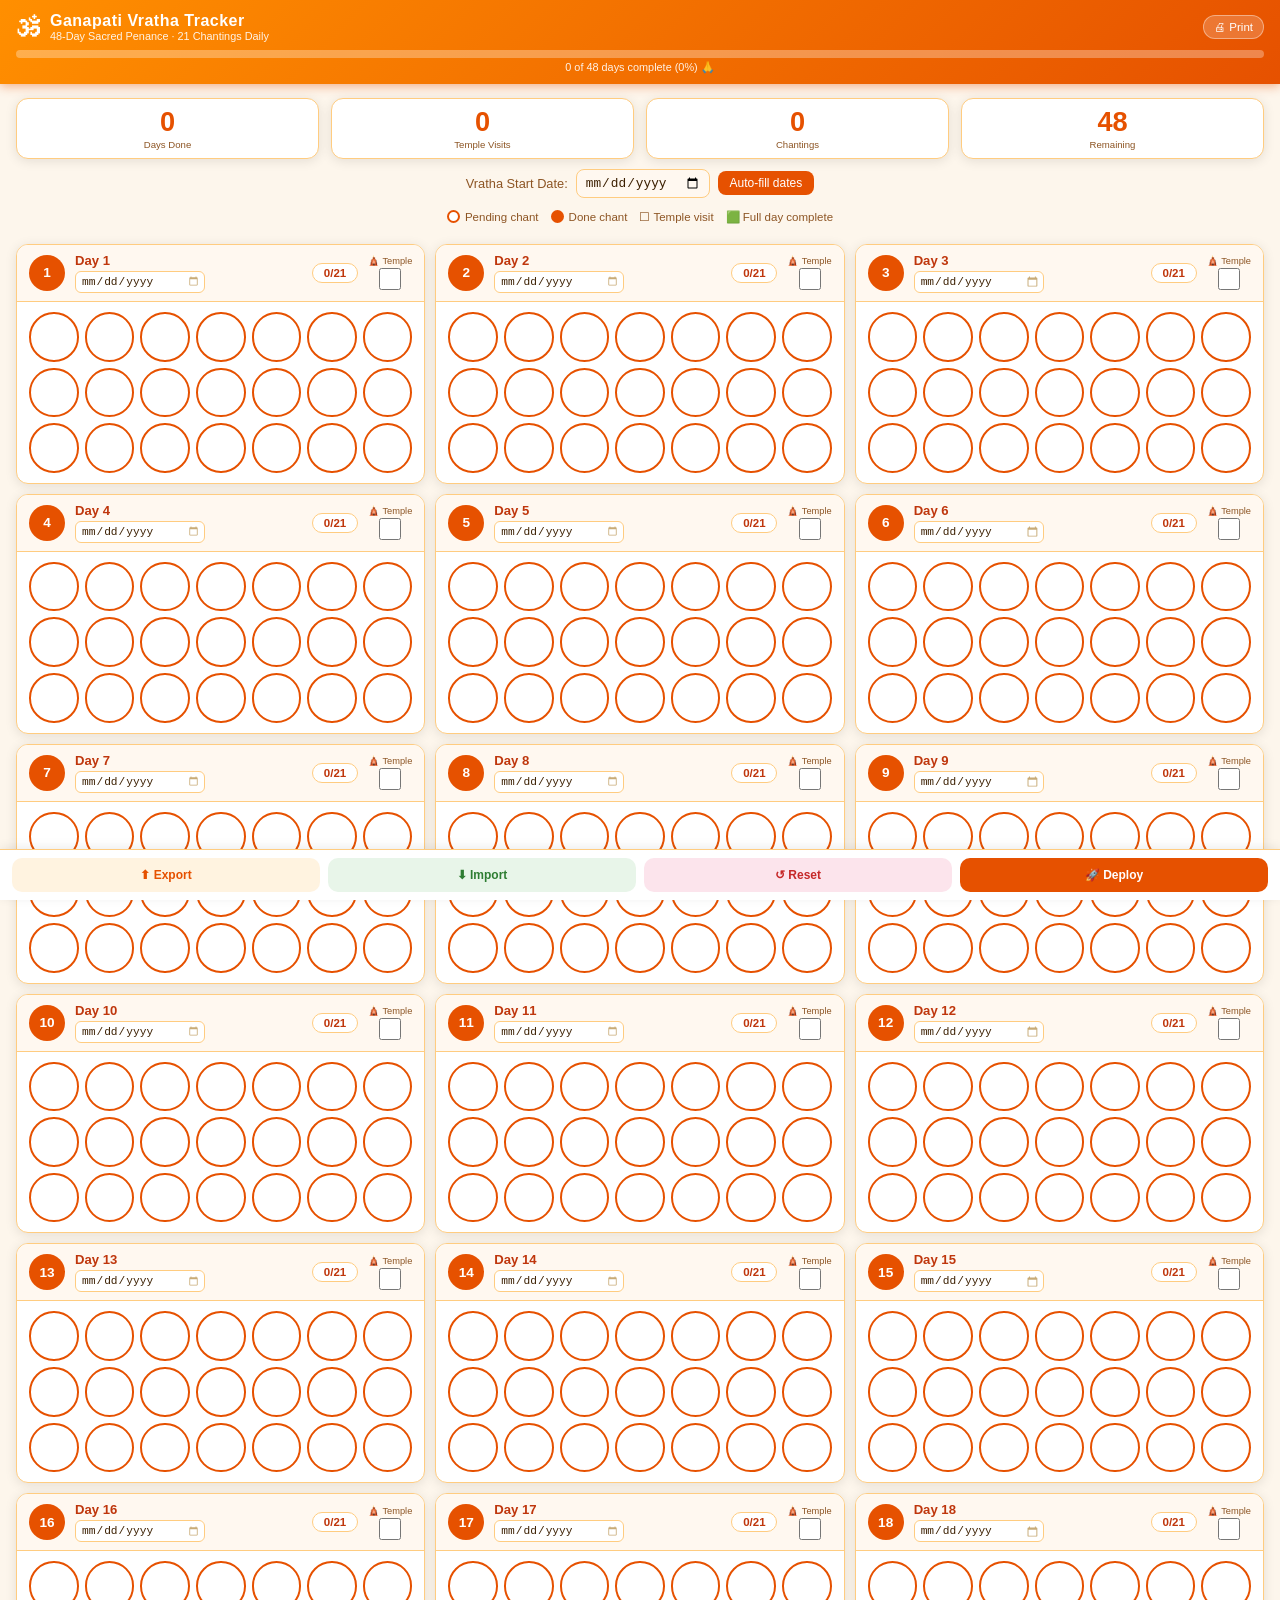
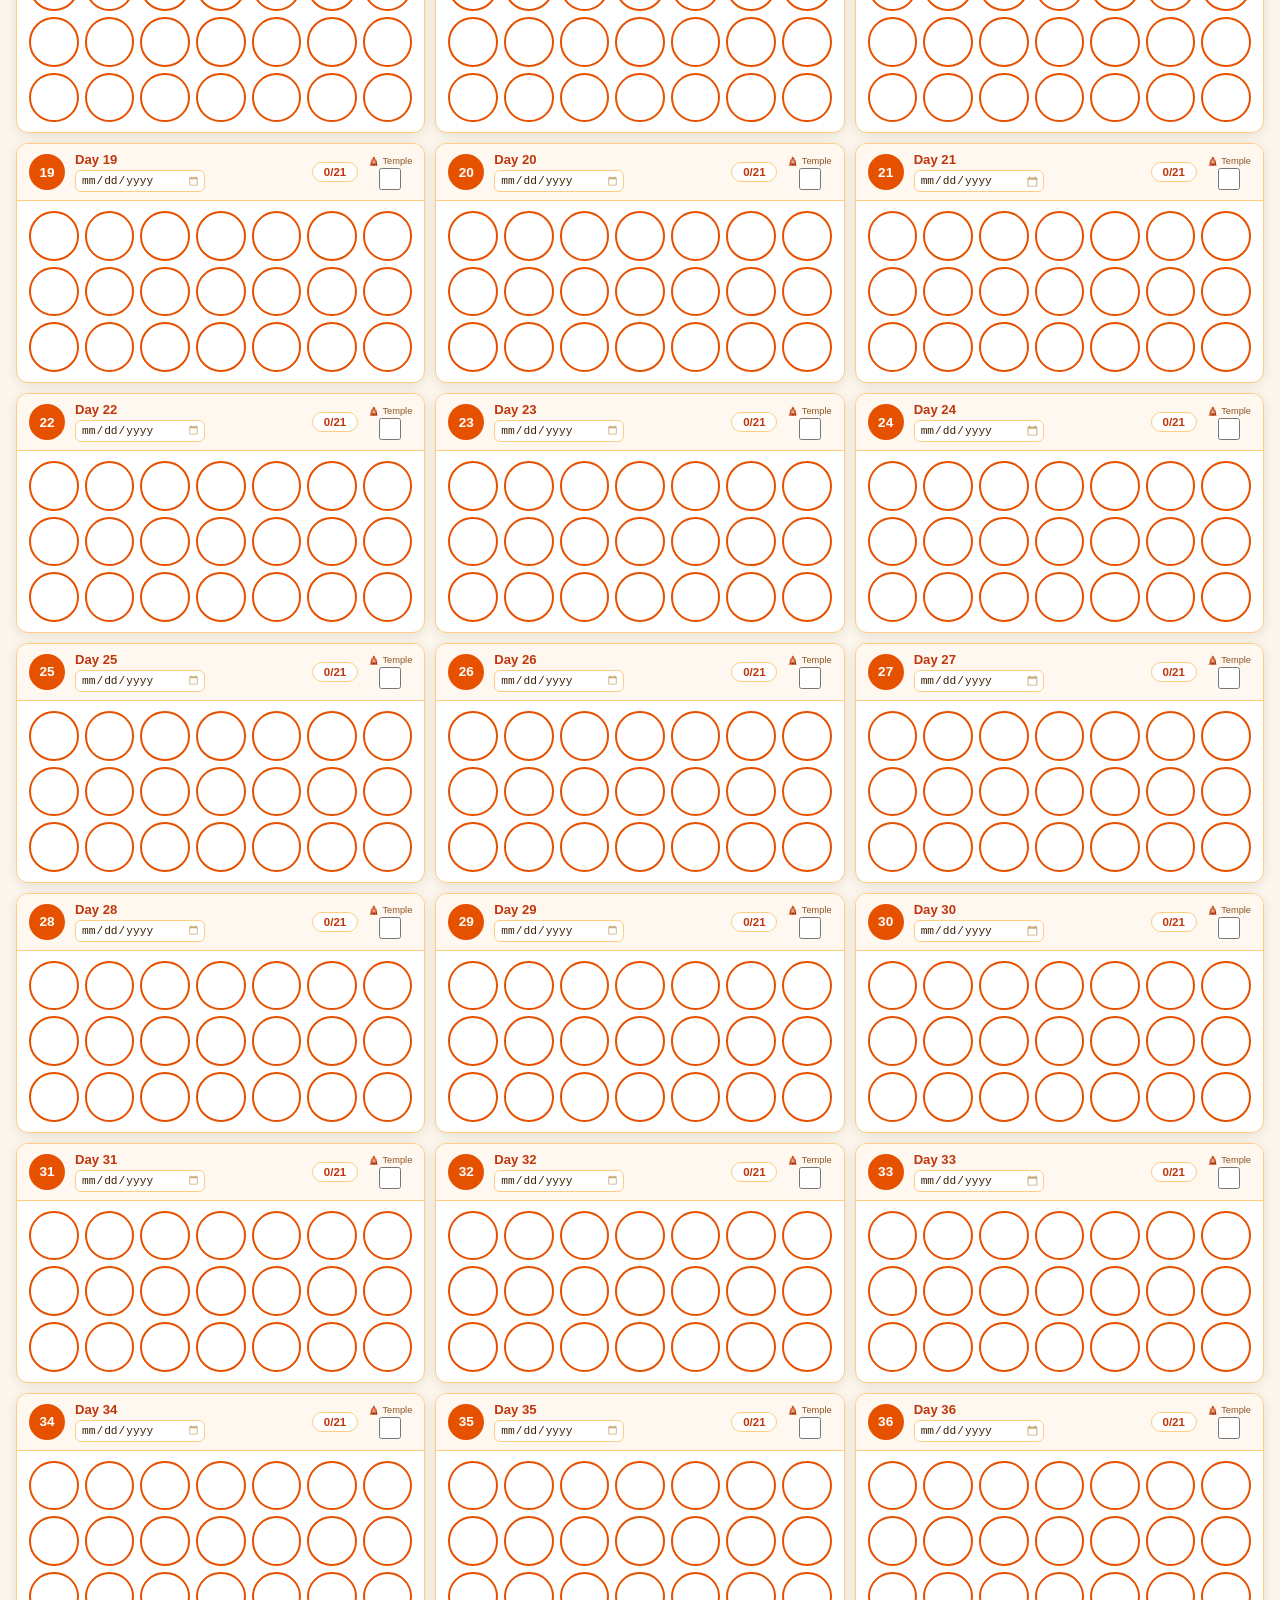
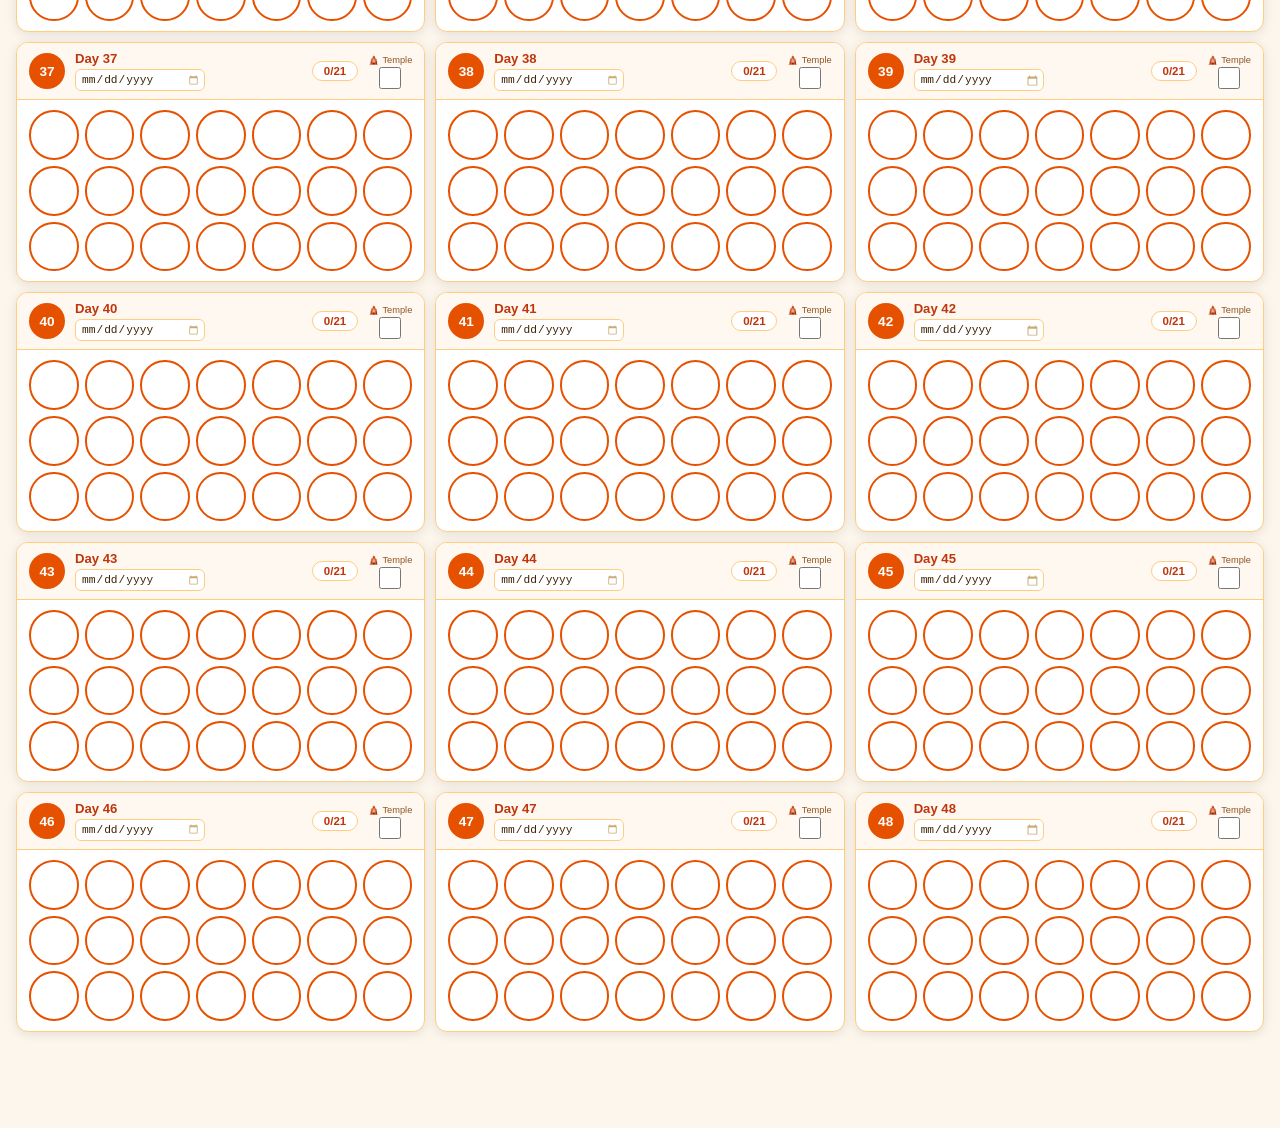
<file: Ganapati_Vratha_Tracker.html>
<!DOCTYPE html>
<html lang="en">
<head>
  <meta charset="UTF-8"/>
  <meta name="viewport" content="width=device-width, initial-scale=1.0, viewport-fit=cover"/>
  <meta name="theme-color" content="#e65100"/>
  <meta name="apple-mobile-web-app-capable" content="yes"/>
  <meta name="apple-mobile-web-app-status-bar-style" content="black-translucent"/>
  <meta name="apple-mobile-web-app-title" content="Vratha Tracker"/>
  <meta name="description" content="48-Day Ganapati Vratha Tracker — chant 21 times daily, visit temple, track your sacred penance."/>
  <title>🕉 Ganapati Vratha Tracker — 48 Days</title>

  <!-- PWA manifest inline -->
  <link rel="manifest" href="data:application/json,%7B%22name%22%3A%22Ganapati%20Vratha%22%2C%22short_name%22%3A%22Vratha%22%2C%22display%22%3A%22standalone%22%2C%22background_color%22%3A%22%23fdf6ec%22%2C%22theme_color%22%3A%22%23e65100%22%7D"/>

  <style>
    :root {
      --saffron:   #e65100;
      --saffron-l: #ff8f00;
      --saffron-d: #bf360c;
      --bg:        #fdf6ec;
      --card:      #ffffff;
      --gold:      #ffcc80;
      --gold-l:    #fff8f0;
      --text:      #3b1f00;
      --muted:     #8d5524;
      --green:     #e8f5e9;
      --green-b:   #81c784;
      --radius:    12px;
      --shadow:    0 2px 12px rgba(0,0,0,0.10);
    }

    *, *::before, *::after { box-sizing: border-box; margin: 0; padding: 0; }

    html { scroll-behavior: smooth; }

    body {
      background: var(--bg);
      color: var(--text);
      font-family: -apple-system, BlinkMacSystemFont, 'Segoe UI', Roboto, sans-serif;
      padding: 0;
      min-height: 100vh;
    }

    /* ── STICKY HEADER ── */
    .site-header {
      position: sticky; top: 0; z-index: 100;
      background: linear-gradient(135deg, var(--saffron-l), var(--saffron));
      color: white;
      padding: 12px 16px 10px;
      box-shadow: 0 2px 10px rgba(230,81,0,.45);
    }
    .header-top {
      display: flex; align-items: center; justify-content: space-between;
      gap: 8px;
    }
    .header-title { display: flex; align-items: center; gap: 8px; }
    .header-title .om { font-size: 1.6rem; line-height: 1; }
    .header-title h1 { font-size: 1rem; font-weight: 700; letter-spacing: .5px; }
    .header-title p  { font-size: 0.68rem; opacity: .9; }

    .header-actions { display: flex; gap: 6px; flex-shrink: 0; }
    .hbtn {
      background: rgba(255,255,255,.2);
      border: 1px solid rgba(255,255,255,.4);
      color: white; border-radius: 20px;
      padding: 5px 10px; font-size: 0.72rem; cursor: pointer;
      white-space: nowrap; transition: background .2s;
    }
    .hbtn:hover { background: rgba(255,255,255,.35); }

    /* progress strip */
    .progress-strip { margin-top: 8px; }
    .progress-bar-bg {
      background: rgba(255,255,255,.3);
      border-radius: 20px; height: 8px; overflow: hidden;
    }
    .progress-bar-fg {
      height: 8px;
      background: white;
      border-radius: 20px;
      transition: width .5s ease;
      width: 0%;
    }
    .progress-text {
      font-size: 0.68rem; opacity: .9; margin-top: 3px; text-align: center;
    }

    /* ── STATS ROW ── */
    .stats-row {
      display: grid;
      grid-template-columns: repeat(4, 1fr);
      gap: 8px;
      padding: 12px 12px 0;
    }
    .stat-box {
      background: var(--card);
      border: 1.5px solid var(--gold);
      border-radius: var(--radius);
      padding: 8px 4px;
      text-align: center;
      box-shadow: var(--shadow);
    }
    .stat-box .num {
      font-size: 1.4rem; font-weight: 800; color: var(--saffron);
      line-height: 1.1;
    }
    .stat-box .lbl { font-size: 0.6rem; color: var(--muted); margin-top: 2px; }

    /* ── START DATE ── */
    .start-date-row {
      display: flex; align-items: center; justify-content: center;
      gap: 8px; padding: 10px 12px 4px;
      font-size: 0.8rem; color: var(--muted);
    }
    .start-date-row input[type=date] {
      border: 1.5px solid var(--gold);
      border-radius: 8px; padding: 5px 8px;
      font-size: 0.8rem; background: var(--gold-l);
      color: var(--text); cursor: pointer;
    }
    .start-date-row button {
      background: var(--saffron); color: white;
      border: none; border-radius: 8px;
      padding: 5px 12px; font-size: 0.75rem; cursor: pointer;
    }

    /* ── LEGEND ── */
    .legend {
      display: flex; flex-wrap: wrap;
      justify-content: center; gap: 12px;
      padding: 8px 12px; font-size: 0.72rem; color: var(--muted);
    }
    .legend span { display: flex; align-items: center; gap: 5px; }
    .leg-dot {
      width: 13px; height: 13px; border-radius: 50%;
      border: 2px solid var(--saffron); background: white; flex-shrink: 0;
    }
    .leg-dot.on { background: var(--saffron); }

    /* ── DAY CARDS ── */
    .cards-container {
      padding: 8px 10px 80px;
      display: flex; flex-direction: column; gap: 10px;
    }

    .day-card {
      background: var(--card);
      border-radius: var(--radius);
      box-shadow: var(--shadow);
      border: 1.5px solid var(--gold);
      overflow: hidden;
      transition: border-color .2s;
    }
    .day-card.completed {
      border-color: var(--green-b);
      background: var(--green);
    }

    .card-header {
      display: flex; align-items: center;
      padding: 8px 12px;
      background: var(--gold-l);
      border-bottom: 1px solid var(--gold);
      gap: 10px;
    }
    .day-card.completed .card-header {
      background: #f1f8e9;
      border-bottom-color: var(--green-b);
    }

    .day-badge {
      background: var(--saffron); color: white;
      font-weight: 800; font-size: 0.85rem;
      min-width: 36px; height: 36px;
      border-radius: 50%; display: flex;
      align-items: center; justify-content: center;
      flex-shrink: 0;
    }
    .day-card.completed .day-badge { background: var(--green-b); }

    .card-header-info { flex: 1; }
    .card-header-info .day-label {
      font-weight: 700; font-size: 0.82rem; color: var(--saffron-d);
    }
    .day-card.completed .card-header-info .day-label { color: #2e7d32; }
    .card-header-info .day-date-input {
      border: 1px solid var(--gold);
      border-radius: 6px; padding: 3px 5px;
      font-size: 0.7rem; width: 130px;
      background: white; color: var(--text);
      margin-top: 3px;
      cursor: pointer;
      -webkit-appearance: none;
      appearance: none;
    }
    .card-header-info .day-date-input::-webkit-calendar-picker-indicator {
      opacity: 0.6; cursor: pointer; padding: 0;
      filter: invert(40%) sepia(80%) saturate(400%) hue-rotate(0deg);
    }
    .day-card.completed .card-header-info .day-date-input {
      border-color: var(--green-b);
      background: #f9fbe7;
    }

    .card-temple {
      display: flex; flex-direction: column;
      align-items: center; gap: 2px;
      flex-shrink: 0;
    }
    .card-temple label { font-size: 0.58rem; color: var(--muted); }
    .card-temple input[type=checkbox] {
      width: 22px; height: 22px;
      accent-color: var(--saffron); cursor: pointer;
    }

    .card-count-badge {
      flex-shrink: 0;
      font-size: 0.72rem; font-weight: 700;
      color: var(--saffron-d);
      background: white;
      border: 1.5px solid var(--gold);
      border-radius: 20px;
      padding: 3px 8px;
      min-width: 46px; text-align: center;
    }
    .day-card.completed .card-count-badge {
      color: #2e7d32; border-color: var(--green-b);
    }

    /* 21 marks grid */
    .marks-grid {
      display: grid;
      grid-template-columns: repeat(7, 1fr);
      gap: 6px;
      padding: 10px 12px;
    }

    .mark {
      aspect-ratio: 1;
      border-radius: 50%;
      border: 2px solid var(--saffron);
      background: white;
      cursor: pointer;
      display: flex; align-items: center; justify-content: center;
      font-size: 0.75rem; color: transparent;
      transition: all .15s;
      -webkit-tap-highlight-color: transparent;
      user-select: none;
      min-height: 36px;
    }
    .mark:active { transform: scale(.88); }
    .mark.done {
      background: var(--saffron);
      border-color: var(--saffron-d);
      color: white;
    }
    .mark.done::after { content: '✓'; font-weight: 700; }

    /* group separator every 7 */
    .marks-grid .mark:nth-child(7n) { }

    /* ── BOTTOM TOOLBAR ── */
    .bottom-bar {
      position: fixed; bottom: 0; left: 0; right: 0;
      background: white;
      border-top: 1px solid var(--gold);
      display: flex; gap: 8px;
      padding: 8px 12px;
      padding-bottom: calc(8px + env(safe-area-inset-bottom));
      box-shadow: 0 -2px 10px rgba(0,0,0,.08);
      z-index: 99;
    }
    .bottom-bar button {
      flex: 1; padding: 10px 6px;
      border-radius: 10px; border: none;
      font-size: 0.75rem; font-weight: 600;
      cursor: pointer; transition: all .2s;
    }
    .btn-export { background: #fff3e0; color: var(--saffron); border: 1.5px solid var(--gold); }
    .btn-import { background: #e8f5e9; color: #2e7d32; border: 1.5px solid var(--green-b); }
    .btn-reset  { background: #fce4ec; color: #c62828; border: 1.5px solid #ef9a9a; }
    .btn-guide  { background: var(--saffron); color: white; }

    .btn-export:active, .btn-import:active, .btn-reset:active, .btn-guide:active {
      opacity: .75; transform: scale(.97);
    }

    /* ── MODAL ── */
    .modal-overlay {
      display: none; position: fixed; inset: 0;
      background: rgba(0,0,0,.5); z-index: 200;
      align-items: center; justify-content: center;
      padding: 16px;
    }
    .modal-overlay.open { display: flex; }
    .modal {
      background: white; border-radius: 16px;
      max-width: 480px; width: 100%;
      max-height: 85vh; overflow-y: auto;
      padding: 20px; box-shadow: 0 8px 32px rgba(0,0,0,.25);
    }
    .modal h2 {
      font-size: 1rem; color: var(--saffron-d);
      margin-bottom: 12px; border-bottom: 2px solid var(--gold);
      padding-bottom: 8px;
    }
    .modal p, .modal li { font-size: 0.82rem; color: var(--text); margin-bottom: 8px; line-height: 1.6; }
    .modal ol, .modal ul { padding-left: 18px; }
    .modal li { margin-bottom: 6px; }
    .modal code {
      background: #f5f5f5; border-radius: 4px;
      padding: 2px 6px; font-size: 0.78rem;
      font-family: monospace; color: #c62828;
      word-break: break-all;
    }
    .modal .close-btn {
      display: block; width: 100%; margin-top: 16px;
      padding: 10px; background: var(--saffron); color: white;
      border: none; border-radius: 10px; font-size: 0.85rem;
      cursor: pointer; font-weight: 600;
    }
    .modal section { margin-bottom: 14px; }
    .modal section h3 {
      font-size: 0.85rem; color: var(--saffron);
      margin-bottom: 6px; font-weight: 700;
    }
    .modal textarea {
      width: 100%; min-height: 90px;
      border: 1.5px solid var(--gold); border-radius: 8px;
      padding: 8px; font-size: 0.75rem;
      font-family: monospace; resize: vertical;
      background: #fffde7;
    }
    .modal .row-btns { display: flex; gap: 8px; margin-top: 8px; }
    .modal .row-btns button {
      flex: 1; padding: 8px;
      border-radius: 8px; border: none;
      font-size: 0.78rem; font-weight: 600; cursor: pointer;
    }
    .modal .row-btns .copy-btn { background: #e3f2fd; color: #1565c0; }
    .modal .row-btns .import-btn { background: var(--green); color: #2e7d32; }

    .step-num {
      display: inline-block; width: 20px; height: 20px;
      background: var(--saffron); color: white;
      border-radius: 50%; text-align: center; line-height: 20px;
      font-size: 0.72rem; font-weight: 700; margin-right: 4px;
      flex-shrink: 0;
    }
    .step { display: flex; align-items: flex-start; gap: 6px; margin-bottom: 8px; }
    .step-body { font-size: 0.8rem; line-height: 1.5; }

    /* ── DESKTOP OVERRIDES (≥ 700px) ── */
    @media (min-width: 700px) {
      .cards-container {
        display: grid;
        grid-template-columns: repeat(2, 1fr);
        padding: 12px 16px 80px;
      }
      .marks-grid { grid-template-columns: repeat(7, 1fr); }
      .stats-row { padding: 14px 16px 0; gap: 12px; }
      .stat-box .num { font-size: 1.7rem; }
    }

    @media (min-width: 1100px) {
      .cards-container { grid-template-columns: repeat(3, 1fr); }
    }

    /* ── PRINT ── */
    @media print {
      .site-header, .bottom-bar, .modal-overlay { display: none !important; }
      .cards-container { padding-bottom: 0; display: grid; grid-template-columns: repeat(3,1fr); gap: 6px; }
      .day-card { box-shadow: none; border: 1px solid #ccc; break-inside: avoid; }
      body { background: white; }
    }
  </style>
</head>
<body>

<!-- ── STICKY HEADER ── -->
<header class="site-header">
  <div class="header-top">
    <div class="header-title">
      <span class="om">🕉</span>
      <div>
        <h1>Ganapati Vratha Tracker</h1>
        <p>48-Day Sacred Penance · 21 Chantings Daily</p>
      </div>
    </div>
    <div class="header-actions">
      <button class="hbtn" onclick="window.print()">🖨 Print</button>
    </div>
  </div>
  <div class="progress-strip">
    <div class="progress-bar-bg">
      <div class="progress-bar-fg" id="progressBar"></div>
    </div>
    <div class="progress-text" id="progressText">0 of 48 days complete 🙏</div>
  </div>
</header>

<!-- ── STATS ── -->
<div class="stats-row">
  <div class="stat-box"><div class="num" id="sDays">0</div><div class="lbl">Days Done</div></div>
  <div class="stat-box"><div class="num" id="sTemple">0</div><div class="lbl">Temple Visits</div></div>
  <div class="stat-box"><div class="num" id="sChants">0</div><div class="lbl">Chantings</div></div>
  <div class="stat-box"><div class="num" id="sLeft">48</div><div class="lbl">Remaining</div></div>
</div>

<!-- ── START DATE ── -->
<div class="start-date-row">
  <label for="startDate">Vratha Start Date:</label>
  <input type="date" id="startDate"/>
  <button onclick="applyStartDate()">Auto-fill dates</button>
</div>

<!-- ── LEGEND ── -->
<div class="legend">
  <span><span class="leg-dot"></span> Pending chant</span>
  <span><span class="leg-dot on"></span> Done chant</span>
  <span>☐ Temple visit</span>
  <span>🟩 Full day complete</span>
</div>

<!-- ── CARDS ── -->
<div class="cards-container" id="cardsContainer"></div>

<!-- ── BOTTOM TOOLBAR ── -->
<div class="bottom-bar">
  <button class="btn-export" onclick="openModal('exportModal')">⬆ Export</button>
  <button class="btn-import" onclick="openModal('importModal')">⬇ Import</button>
  <button class="btn-reset"  onclick="resetAll()">↺ Reset</button>
  <button class="btn-guide"  onclick="openModal('guideModal')">🚀 Deploy</button>
</div>

<!-- ── EXPORT MODAL ── -->
<div class="modal-overlay" id="exportModal">
  <div class="modal">
    <h2>⬆ Export / Backup Progress</h2>
    <p>Copy the text below and save it somewhere safe (Notes app, email to yourself). Use Import to restore it on any device.</p>
    <textarea id="exportData" readonly></textarea>
    <div class="row-btns">
      <button class="copy-btn" onclick="copyExport()">📋 Copy to Clipboard</button>
    </div>
    <button class="close-btn" onclick="closeModal('exportModal')">Close</button>
  </div>
</div>

<!-- ── IMPORT MODAL ── -->
<div class="modal-overlay" id="importModal">
  <div class="modal">
    <h2>⬇ Import / Restore Progress</h2>
    <p>Paste previously exported data below, then tap Import. <strong>This will overwrite current progress.</strong></p>
    <textarea id="importData" placeholder="Paste exported data here…"></textarea>
    <div class="row-btns">
      <button class="import-btn" onclick="doImport()">✅ Import & Restore</button>
    </div>
    <button class="close-btn" onclick="closeModal('importModal')">Cancel</button>
  </div>
</div>

<!-- ── GITHUB PAGES GUIDE MODAL ── -->
<div class="modal-overlay" id="guideModal">
  <div class="modal">
    <h2>🚀 Deploy to GitHub Pages</h2>

    <section>
      <h3>Why GitHub Pages?</h3>
      <p>Free, permanent HTTPS hosting. Your tracker lives at <code>https://yourusername.github.io/vratha</code> — accessible from any phone or computer, forever.</p>
    </section>

    <section>
      <h3>📋 Step-by-step</h3>

      <div class="step"><span class="step-num">1</span>
        <div class="step-body"><strong>Create a GitHub account</strong> (free) at <code>github.com</code> if you don't have one.</div>
      </div>

      <div class="step"><span class="step-num">2</span>
        <div class="step-body"><strong>Create a new repository.</strong> Go to <code>github.com/new</code>. Name it <code>vratha</code> (or anything you like). Set it to <strong>Public</strong>. Click <em>Create repository</em>.</div>
      </div>

      <div class="step"><span class="step-num">3</span>
        <div class="step-body"><strong>Upload the HTML file.</strong> On the repo page click <em>Add file → Upload files</em>. Drag and drop <code>Ganapati_Vratha_Tracker.html</code>. <strong>Rename it to <code>index.html</code></strong> before uploading (GitHub Pages serves <code>index.html</code> by default). Click <em>Commit changes</em>.</div>
      </div>

      <div class="step"><span class="step-num">4</span>
        <div class="step-body"><strong>Enable GitHub Pages.</strong> Go to <em>Settings → Pages</em>. Under <em>Source</em> choose <em>Deploy from a branch</em>, select <code>main</code> branch, folder <code>/ (root)</code>. Click <em>Save</em>.</div>
      </div>

      <div class="step"><span class="step-num">5</span>
        <div class="step-body"><strong>Your site is live!</strong> After ~1 minute visit: <code>https://yourusername.github.io/vratha</code> — bookmark it on your phone's home screen.</div>
      </div>
    </section>

    <section>
      <h3>📱 Add to Phone Home Screen</h3>
      <p><strong>iPhone (Safari):</strong> Open the URL → tap Share → "Add to Home Screen".</p>
      <p><strong>Android (Chrome):</strong> Open the URL → tap ⋮ menu → "Add to Home Screen".</p>
      <p>It will appear as an app icon — no install needed!</p>
    </section>

    <section>
      <h3>💾 About Data Storage</h3>
      <p>Progress is stored in your browser's <strong>localStorage</strong> (private, never sent to any server) with a <strong>cookie backup</strong>. This means:</p>
      <ul>
        <li>✅ Works offline after first load</li>
        <li>✅ Persists across browser restarts</li>
        <li>⚠️ Data is per-device/browser — use <strong>Export → Import</strong> to sync between phone and desktop</li>
        <li>⚠️ Clearing browser data will erase progress — export first!</li>
      </ul>
    </section>

    <section>
      <h3>🔄 Keeping it Updated</h3>
      <p>If you want to update the page later, just re-upload <code>index.html</code> to the same GitHub repo. GitHub Pages re-deploys automatically within ~1 minute.</p>
    </section>

    <button class="close-btn" onclick="closeModal('guideModal')">Got it!</button>
  </div>
</div>

<script>
// ── CONSTANTS ──
const DAYS       = 48;
const CHANTS     = 21;
const LS_KEY     = 'ganapatiVratha_v2';
const COOKIE_KEY = 'gvt2';

// ── STORAGE: localStorage (primary) + cookie (backup) ──
function saveState(st) {
  const json = JSON.stringify(st);
  try { localStorage.setItem(LS_KEY, json); } catch(e) {}
  // compact cookie backup (expires 200 days)
  try {
    const d = new Date(); d.setDate(d.getDate() + 200);
    document.cookie = COOKIE_KEY + '=' + encodeURIComponent(json)
      + '; expires=' + d.toUTCString() + '; path=/; SameSite=Lax';
  } catch(e) {}
}

function loadState() {
  // 1. try localStorage
  try {
    const raw = localStorage.getItem(LS_KEY);
    if (raw) return JSON.parse(raw);
  } catch(e) {}
  // 2. fallback: cookie
  try {
    const m = document.cookie.match('(?:^|; )' + COOKIE_KEY + '=([^;]*)');
    if (m) return JSON.parse(decodeURIComponent(m[1]));
  } catch(e) {}
  return {};
}

let state = loadState();

function ensureDay(d) {
  const k = 'd' + d;
  if (!state[k]) state[k] = { marks: new Array(CHANTS).fill(false), temple: false, date: '' };
}

// ── BUILD CARDS ──
function buildCards() {
  const container = document.getElementById('cardsContainer');
  container.innerHTML = '';
  for (let d = 1; d <= DAYS; d++) {
    ensureDay(d);
    container.appendChild(makeCard(d));
  }
  updateStats();
}

function makeCard(d) {
  const k = 'd' + d;
  const s = state[k];
  const count = s.marks.filter(Boolean).length;
  const done  = count === CHANTS && s.temple;

  const card = document.createElement('div');
  card.className = 'day-card' + (done ? ' completed' : '');
  card.id = 'card' + d;

  // ── card header ──
  const hdr = document.createElement('div');
  hdr.className = 'card-header';

  const badge = document.createElement('div');
  badge.className = 'day-badge';
  badge.textContent = d;

  const info = document.createElement('div');
  info.className = 'card-header-info';
  const lbl = document.createElement('div');
  lbl.className = 'day-label';
  lbl.textContent = 'Day ' + d;
  const dateInp = document.createElement('input');
  dateInp.className = 'day-date-input';
  dateInp.type = 'date';
  dateInp.value = s.date || '';
  dateInp.addEventListener('change', e => { state[k].date = e.target.value; saveState(state); });
  info.appendChild(lbl);
  info.appendChild(dateInp);

  const countBadge = document.createElement('div');
  countBadge.className = 'card-count-badge';
  countBadge.id = 'count' + d;
  countBadge.textContent = count + '/21';

  const templeWrap = document.createElement('div');
  templeWrap.className = 'card-temple';
  const templeLbl = document.createElement('label');
  templeLbl.textContent = '🛕 Temple';
  const templeCb = document.createElement('input');
  templeCb.type = 'checkbox';
  templeCb.checked = s.temple;
  templeCb.addEventListener('change', e => {
    state[k].temple = e.target.checked;
    saveState(state);
    refreshCard(d);
    updateStats();
  });
  templeWrap.appendChild(templeLbl);
  templeWrap.appendChild(templeCb);

  hdr.appendChild(badge);
  hdr.appendChild(info);
  hdr.appendChild(countBadge);
  hdr.appendChild(templeWrap);
  card.appendChild(hdr);

  // ── marks grid ──
  const grid = document.createElement('div');
  grid.className = 'marks-grid';
  grid.id = 'grid' + d;

  for (let m = 0; m < CHANTS; m++) {
    const mk = document.createElement('div');
    mk.className = 'mark' + (s.marks[m] ? ' done' : '');
    mk.title = 'Chanting ' + (m + 1);
    mk.addEventListener('click', () => toggleMark(d, m));
    // touch friendly
    mk.addEventListener('touchend', e => { e.preventDefault(); toggleMark(d, m); });
    grid.appendChild(mk);
  }
  card.appendChild(grid);
  return card;
}

function toggleMark(d, m) {
  const k = 'd' + d;
  state[k].marks[m] = !state[k].marks[m];
  saveState(state);
  refreshCard(d);
  updateStats();
}

function refreshCard(d) {
  const k = 'd' + d;
  const s = state[k];
  const grid = document.getElementById('grid' + d);
  const card = document.getElementById('card' + d);
  const countEl = document.getElementById('count' + d);
  if (!grid || !card) return;

  const marks = grid.querySelectorAll('.mark');
  let count = 0;
  marks.forEach((el, i) => {
    if (s.marks[i]) { el.classList.add('done'); count++; }
    else el.classList.remove('done');
  });
  countEl.textContent = count + '/21';

  const done = count === CHANTS && s.temple;
  if (done) card.classList.add('completed');
  else card.classList.remove('completed');

  // keep badge & date input in sync
  const cb = card.querySelector('input[type=checkbox]');
  if (cb) cb.checked = s.temple;
}

// ── STATS ──
function updateStats() {
  let doneD = 0, templeV = 0, totalC = 0;
  for (let d = 1; d <= DAYS; d++) {
    const k = 'd' + d; ensureDay(d);
    const c = state[k].marks.filter(Boolean).length;
    totalC += c;
    if (state[k].temple) templeV++;
    if (c === CHANTS && state[k].temple) doneD++;
  }
  document.getElementById('sDays').textContent   = doneD;
  document.getElementById('sTemple').textContent = templeV;
  document.getElementById('sChants').textContent = totalC;
  document.getElementById('sLeft').textContent   = DAYS - doneD;

  const pct = Math.round((doneD / DAYS) * 100);
  document.getElementById('progressBar').style.width = pct + '%';
  document.getElementById('progressText').textContent =
    doneD + ' of 48 days complete (' + pct + '%) 🙏';
}

// ── START DATE AUTO-FILL ──
function applyStartDate() {
  const inp = document.getElementById('startDate');
  if (!inp.value) { alert('Please pick a start date first.'); return; }
  // Parse as local date (avoid UTC offset shifting the day)
  const [y, mo, dy] = inp.value.split('-').map(Number);
  const start = new Date(y, mo - 1, dy);
  for (let d = 1; d <= DAYS; d++) {
    ensureDay(d);
    const dt = new Date(start);
    dt.setDate(start.getDate() + d - 1);
    const yy  = dt.getFullYear();
    const mm  = String(dt.getMonth() + 1).padStart(2, '0');
    const dd  = String(dt.getDate()).padStart(2, '0');
    const iso = yy + '-' + mm + '-' + dd;          // yyyy-mm-dd for date input
    state['d' + d].date = iso;
    const inp2 = document.querySelector('#card' + d + ' .day-date-input');
    if (inp2) inp2.value = iso;
  }
  saveState(state);
}

// ── EXPORT / IMPORT ──
function openModal(id) {
  if (id === 'exportModal') {
    document.getElementById('exportData').value = JSON.stringify(state, null, 2);
  }
  document.getElementById(id).classList.add('open');
}

function closeModal(id) {
  document.getElementById(id).classList.remove('open');
}

// close on overlay click
document.querySelectorAll('.modal-overlay').forEach(el => {
  el.addEventListener('click', e => { if (e.target === el) el.classList.remove('open'); });
});

function copyExport() {
  const ta = document.getElementById('exportData');
  ta.select();
  try { document.execCommand('copy'); alert('Copied! Paste it somewhere safe.'); }
  catch(e) { navigator.clipboard.writeText(ta.value).then(() => alert('Copied!')); }
}

function doImport() {
  const raw = document.getElementById('importData').value.trim();
  try {
    const parsed = JSON.parse(raw);
    state = parsed;
    saveState(state);
    buildCards();
    closeModal('importModal');
    alert('✅ Progress restored successfully!');
  } catch(e) {
    alert('❌ Invalid data. Please paste the exported text exactly as copied.');
  }
}

// ── RESET ──
function resetAll() {
  if (confirm('Reset ALL progress? Export first if you want a backup!')) {
    state = {};
    saveState(state);
    buildCards();
  }
}

// ── INIT ──
buildCards();

// Restore start date field from saved Day-1 date (stored as yyyy-mm-dd)
try {
  const d1 = state['d1'];
  if (d1 && d1.date) {
    // Support both legacy dd/mm/yyyy and current yyyy-mm-dd
    if (/^\d{4}-\d{2}-\d{2}$/.test(d1.date)) {
      document.getElementById('startDate').value = d1.date;
    } else {
      const parts = d1.date.split('/');
      if (parts.length === 3) {
        document.getElementById('startDate').value =
          parts[2] + '-' + parts[1] + '-' + parts[0];
      }
    }
  }
} catch(e) {}
</script>
</body>
</html>
</file>
<file: companion.css>
:root { --reading-size: 20px; --accent-ink: #8d3600; --page-gutter: 12px; }
[data-theme=dark] { --accent-ink: #ffc28e; }
body { max-width: 1180px; margin: 0 auto; }
button, select, input, textarea { font: inherit; }
button, select, summary, input[type=checkbox] { touch-action: manipulation; }
button:not(:disabled), summary, select { cursor: pointer; }
button:disabled { cursor: default; }
[hidden] { display: none !important; }
.skip-link { position: fixed; top: -160px; left: 12px; z-index: 1000; padding: 14px; background: var(--card); color: var(--text); }
.skip-link:focus { top: 12px; }
.sr-only { position: absolute; width: 1px; height: 1px; overflow: hidden; clip-path: inset(50%); white-space: nowrap; }
.site-header { background: linear-gradient(120deg, #99410c, #713010); box-shadow: 0 3px 15px #0002; }
.header-title .om, .progress-bar-fg { animation: none; }
.companion-panel { background: var(--card); border: 1px solid var(--gold); border-radius: 20px; padding: clamp(16px, 3vw, 30px); margin: 18px var(--page-gutter); box-shadow: var(--shadow); }
.companion-panel h2, .practice-dialog h2 { font-family: 'Cinzel', Georgia, serif; font-size: clamp(1.1rem, 3vw, 1.5rem); line-height: 1.4; }
.companion-panel h3 { font-size: 1rem; margin: 12px 0; }
.eyebrow { font-size: .65rem; letter-spacing: .15em; font-weight: 700; color: var(--muted); margin-bottom: 8px; }
.section-heading { display: flex; justify-content: space-between; align-items: center; gap: 12px; flex-wrap: wrap; }
#todaySubtitle, .quiet, #practiceHint { color: var(--muted); font-size: .85rem; line-height: 1.6; }
#saveStatus { font-size: .72rem; color: var(--muted); }
.today-dashboard { scroll-margin-top: calc(var(--header-height) + 16px); }
.today-layout { display: grid; grid-template-columns: minmax(200px, .8fr) 1.2fr; align-items: center; gap: 32px; margin: 26px 0; }
.chant-ring { --progress: 0deg; border: 0; padding: 12px; width: min(100%, 270px); aspect-ratio: 1; border-radius: 50%; background: conic-gradient(var(--saffron) var(--progress), var(--gold-l) 0); display: grid; place-self: center; box-shadow: 0 0 0 1px var(--gold); color: var(--text); }
.chant-ring > span { border-radius: 50%; background: var(--card); display: flex; flex-direction: column; align-items: center; justify-content: center; gap: 8px; }
.chant-ring strong { font-size: clamp(3rem, 10vw, 5rem); font-weight: 600; line-height: 1; font-variant-numeric: tabular-nums; }
.chant-ring small { font-size: .9rem; color: var(--muted); }
.chant-ring:not(:disabled):active { transform: scale(.98); }
.action-row { display: flex; align-items: center; flex-wrap: wrap; gap: 10px; margin: 12px 0; }
.companion-panel button:not(.chant-ring):not(.journey-day):not(.mark):not(.temple-btn):not(.complete-day-btn), .practice-dialog button:not(.chant-ring) { border: 1px solid var(--gold); border-radius: 10px; background: var(--gold-l); color: var(--text); padding: 10px 14px; min-height: 44px; line-height: 1.4; }
.companion-panel button.primary-action, .practice-dialog button.primary-action { background: #93400e; color: #fff; border-color: #93400e; }
.companion-panel button:disabled, .practice-dialog button:disabled { opacity: .5; }
.companion-panel input:not([type=checkbox]):not([type=range]), .companion-panel select, .companion-panel textarea, .practice-dialog input:not([type=checkbox]), .practice-dialog select, .practice-dialog textarea { border: 1px solid var(--gold); border-radius: 8px; background: var(--bg); color: var(--text); padding: 10px; min-height: 44px; max-width: 100%; }
.companion-panel label, .practice-dialog label { font-size: .82rem; display: flex; flex-direction: column; gap: 6px; color: var(--muted); }
.companion-panel .check-label, .practice-dialog .check-label { flex-direction: row; align-items: center; gap: 10px; min-height: 44px; }
input[type=checkbox] { width: 20px; height: 20px; accent-color: #93400e; }
.companion-panel .note-label { display: block; margin: 18px 0 6px; }
.note-label span { font-weight: normal; }
#dailyNote { width: 100%; resize: vertical; }
#saveNote { margin-top: 6px; }
.guided-player { border-top: 1px solid var(--gold); padding-top: 4px; }
/* Shared collapsible header: title left, meta right, chevron that turns when open. */
.panel-summary { display: flex; align-items: center; justify-content: space-between; gap: 12px; flex-wrap: wrap; list-style: none; min-height: 44px; padding: 8px 32px 8px 0; position: relative; cursor: pointer; }
.panel-summary::-webkit-details-marker { display: none; }
.panel-summary::after { content: ''; position: absolute; right: 8px; top: 50%; width: 9px; height: 9px; border-right: 2px solid var(--accent-ink); border-bottom: 2px solid var(--accent-ink); transform: translateY(-70%) rotate(45deg); transition: transform .2s; }
details[open] > .panel-summary::after { transform: translateY(-30%) rotate(-135deg); }
.panel-summary .panel-title { font-family: 'Cinzel', Georgia, serif; font-size: clamp(1rem, 2.6vw, 1.25rem); font-weight: 700; line-height: 1.4; }
.panel-summary > .quiet, .panel-summary > #sessionTime { font-weight: normal; }
.guided-player > .panel-summary .panel-title { font-family: inherit; font-size: 1rem; }
details.companion-panel > .panel-summary { margin: -6px 0; }
details.companion-panel[open] > .panel-summary { margin-bottom: 6px; }
#sessionTime, #journeySummary { color: var(--muted); font-size: .8rem; }
.journey-grid { display: grid; grid-template-columns: repeat(12, minmax(0, 1fr)); gap: 8px; margin: 20px 0 12px; }
.journey-day { display: flex; flex-direction: column; align-items: center; justify-content: center; gap: 4px; min-height: 62px; background: var(--bg); color: var(--text); border: 1px solid var(--gold); border-radius: 10px; font-size: .82rem; }
.journey-day small { font-size: .7rem; }
.journey-day[aria-current=date] { outline: 2px solid var(--saffron); outline-offset: 2px; font-weight: bold; }
.journey-day[data-status=complete] { background: var(--green); border-color: var(--green-b); }
.journey-day[data-status=partial] { background: var(--gold-l); border-color: var(--saffron); }
summary { min-height: 44px; padding: 8px 0; font-weight: 600; }
.about-section .quick-links { justify-content: flex-start; }
.settings-grid { display: grid; grid-template-columns: 1fr 1fr; gap: 24px; margin-top: 14px; }
.settings-grid section { min-width: 0; }
.settings-grid button { margin: 6px 4px 6px 0; }
#archiveList details { border-top: 1px solid var(--gold); padding: 10px 0; margin-top: 16px; }
.archive-entry { padding: 6px 0; font-size: .85rem; overflow-wrap: anywhere; }
.practice-dialog { margin: auto; width: min(94vw, 720px); max-height: 90dvh; overflow-y: auto; padding: clamp(18px, 4vw, 32px); color: var(--text); background: var(--card); border: 1px solid var(--gold); border-radius: 22px; box-shadow: 0 20px 80px #0005; }
.practice-dialog::backdrop { background: #100b08cc; backdrop-filter: blur(5px); }
#focusDialog { text-align: center; }
.focus-ring { display: grid; margin: 28px auto; width: min(70vw, 350px); background: repeating-conic-gradient(transparent 0deg 15deg, var(--card) 15deg 17.142857deg), conic-gradient(var(--saffron) var(--progress), var(--gold-l) 0); }
#focusDialog .action-row { justify-content: center; }
#focusHint { margin-bottom: 18px; }
#readerText { font-size: var(--reading-size); line-height: 1.9; overflow-wrap: anywhere; }
#readerText h3 { font-size: 1.1em; margin: 24px 0 10px; }
#readerText p { margin-bottom: 20px; white-space: pre-line; }
#editDayForm { display: grid; gap: 16px; margin-top: 20px; }
#dayDetails { scroll-margin-top: calc(var(--header-height) + 16px); }
#dayDetails .cards-container { padding: 12px 0 4px; }
.edit-day-button { margin: 0 12px 12px; }
/* Old quick links remain available for the original reference images. */
#qAudioBtn1, #qAudioBtn2, .audio-panel { display: none !important; }
.day-card:focus { outline: 3px solid var(--accent-ink); }
.stat-box { background: var(--card); box-shadow: none; border-width: 1px; }
@media (max-width: 700px) {
  .today-layout { grid-template-columns: 1fr; gap: 22px; }
  .chant-ring { width: 210px; }
  .focus-ring { width: min(70vw, 320px); }
  .today-actions { width: 100%; }
  .journey-grid { grid-template-columns: repeat(6, minmax(0, 1fr)); gap: 7px; }
  .settings-grid { grid-template-columns: 1fr; }
  :root { --page-gutter: 10px; }
  .companion-panel { margin: 12px var(--page-gutter); }
  .site-header { padding: calc(10px + env(safe-area-inset-top)) calc(12px + env(safe-area-inset-right)) 10px calc(12px + env(safe-area-inset-left)); }
}
@media print { .guided-player, .today-actions, .settings-panel, .practice-dialog, .skip-link, .floating-nav { display: none; } .companion-panel { break-inside: avoid; box-shadow: none; } }
.companion-panel button.primary-action { background: #93400e !important; color: white !important; border-color: #93400e !important; }
.today-dashboard .start-date-row { justify-content: flex-start; padding: 18px 0 0; font-size: .85rem; }
.today-dashboard .start-date-row button { background: #93400e; color: white; }
@media (max-width: 700px) {
  .today-layout { margin-top: 20px; }
}

/* Shared edges and stable control rows across screen sizes. */
.stats-row { padding-inline: var(--page-gutter); }
.about-section, .site-footer { margin-inline: var(--page-gutter); }
.today-layout > *, .action-row > * { min-width: 0; }
.today-actions > .action-row {
  display: grid;
  grid-template-columns: repeat(2, minmax(0, 1fr));
  align-items: stretch;
}
.today-actions > .action-row > button { height: 100%; }
.today-dashboard > .section-heading { align-items: flex-end; }
.guided-player > .action-row {
  display: grid;
  grid-template-columns: minmax(140px, 1fr) minmax(100px, .7fr) minmax(100px, .7fr) minmax(170px, 1.2fr);
  align-items: end;
}
.guided-player > .action-row select, .guided-player > .action-row button { width: 100%; height: 44px; }
.guided-player > .action-row label { line-height: 1.4; }
.check-label input { flex-shrink: 0; }
.practice-dialog > .section-heading {
  display: grid;
  grid-template-columns: minmax(0, 1fr) auto;
  align-items: start;
}
.practice-dialog > .section-heading > button { width: 44px; height: 44px; padding: 0; }
.reader-dialog > .action-row { display: grid; grid-template-columns: repeat(2, minmax(0, 1fr)); align-items: end; }
.practice-dialog input[type=range], .companion-panel input[type=range] { width: 100%; min-width: 0; min-height: 44px; margin: 0; padding: 0; border: 0; background: transparent; }
.floating-nav { right: max(12px, env(safe-area-inset-right), calc((100vw - 1180px) / 2 - 58px)); }
.skip-link:focus { top: calc(12px + env(safe-area-inset-top)); }
.site-footer.companion-panel { margin-bottom: 18px; }
@media (min-width: 701px) and (max-width: 1000px) {
  .journey-grid { grid-template-columns: repeat(8, minmax(0, 1fr)); }
}
@media (max-width: 700px) {
  .guided-player > .action-row { grid-template-columns: repeat(2, minmax(0, 1fr)); }
  .today-dashboard > .section-heading { align-items: flex-start; flex-direction: column; gap: 6px; }
}
@media (max-width: 360px) {
  .journey-grid { grid-template-columns: repeat(4, minmax(0, 1fr)); }
  .reader-dialog > .action-row { grid-template-columns: 1fr; }
}
.practice-picker { display: grid; grid-template-columns: auto minmax(160px, 260px) 1fr; align-items: center; gap: 10px 16px; padding-bottom: 20px; margin-bottom: 20px; border-bottom: 1px solid var(--gold); }
.practice-picker label { font-weight: 700; }
.practice-picker select { width: 100%; }
.mantra-preview { margin-top: 22px; padding: 18px; border-radius: 12px; background: var(--gold-l); border: 1px solid var(--gold); text-align: center; }
#mantraScript { font-size: clamp(1.3rem, 4vw, 1.8rem); line-height: 1.7; white-space: pre-line; }
#mantraTransliteration, .focus-mantra { white-space: pre-line; line-height: 1.7; color: var(--muted); margin-top: 8px; }
.mantra-source { color: var(--saffron-d); font-size: .85rem; }
@media (max-width: 900px) { .practice-picker { grid-template-columns: 1fr 1fr; } .practice-picker p { grid-column: 1 / -1; } }
@media (max-width: 360px) { .practice-picker { grid-template-columns: 1fr; } }
.goal-settings { margin: 18px 0; padding-bottom: 20px; border-bottom: 1px solid var(--gold); }
.goal-fields { display: grid; grid-template-columns: 1fr 1fr auto; align-items: end; gap: 12px; }
.goal-fields input { width: 100%; }
#configMessage { margin-top: 10px; font-size: .85rem; line-height: 1.5; }
.insights-row { display: grid; grid-template-columns: repeat(4,minmax(0,1fr)); gap: 16px; margin: 18px 0; }
.mala-readout { font-style: normal; font-size: .72rem; color: var(--accent-ink); letter-spacing: .02em; }
.focus-art { display: block; margin: 4px auto 10px; width: 96px; height: 96px; border-radius: 24px; }
.focus-ring { position: relative; }
/* Guru bead: marks where each round begins and ends, like the larger bead on a mala. */
.focus-ring::before { content: ''; position: absolute; top: -8px; left: calc(50% - 9px); width: 18px; height: 18px; border-radius: 50%; background: var(--brand); border: 2px solid var(--card); box-shadow: 0 0 0 1px var(--gold); }
.milestone { margin: 4px 0 18px; }
.milestone-label { font-size: .82rem; font-weight: 600; }
.milestone-bar { display: block; height: 10px; margin-top: 8px; border-radius: 6px; background: var(--gold-l); border: 1px solid var(--gold); overflow: hidden; }
.milestone-bar span { display: block; height: 100%; width: 0; background: linear-gradient(90deg, var(--brand-l), var(--brand)); transition: width .6s ease; }
.insights-row strong { display: block; font-size: 1.6rem; color: var(--saffron-d); }
.insights-row span { font-size: .75rem; color: var(--muted); }
.weekly-history { display: grid; grid-template-columns: repeat(7,minmax(0,1fr)); gap: 10px; margin-top: 20px; }
.history-day { text-align: center; font-size: .75rem; color: var(--muted); }
.history-bar { display: block; height: 60px; background: linear-gradient(to top,var(--saffron) var(--fill),var(--gold-l) var(--fill)); border-radius: 6px; margin: 8px auto; max-width: 38px; }
#dayDetails .cards-container { display: block; max-width: 620px; margin: auto; }
.compact-count { grid-column: 1 / -1; }
.focus-ring { background: repeating-conic-gradient(transparent 0deg var(--bead-fill,15deg), var(--card) var(--bead-fill,15deg) var(--bead-angle,17.142857deg)), conic-gradient(var(--saffron) var(--progress), var(--gold-l) 0); }
.focus-ring.smooth-ring { background: conic-gradient(var(--saffron) var(--progress), var(--gold-l) 0); }
@media(max-width:600px) { .goal-fields { grid-template-columns: 1fr 1fr; } .goal-fields button { grid-column: 1 / -1; } .insights-row { grid-template-columns: repeat(2,minmax(0,1fr)); gap: 12px 8px; } }

/* Personal library and consistent artwork. */
.brand-mark { width: 52px; height: 52px; border-radius: 14px; flex: 0 0 auto; }
.practice-library-actions { display: flex; flex-wrap: wrap; gap: 8px; grid-column: 1 / -1; }
.practice-identity { display: flex; gap: 18px; align-items: center; }
.practice-identity > div { flex: 1; min-width: 0; }
.practice-art { flex: 0 0 auto; width: 88px; height: 88px; object-fit: cover; border-radius: 20px; border: 1px solid var(--gold); background: #fff8e8; }
.custom-form { display: grid; gap: 20px; margin-top: 20px; }
.custom-form fieldset { min-width: 0; padding: 16px; border: 1px solid var(--gold); border-radius: 12px; display: grid; gap: 12px; }
.custom-form legend { font-weight: 600; padding-inline: 6px; }
.custom-form textarea { width: 100%; resize: vertical; }
.custom-form input[type=file] { width: 100%; font-size: .85rem; }
.custom-form .goal-fields { grid-template-columns: 1fr 1fr; }
#customError { color: #b32121; overflow-wrap: anywhere; }
[data-theme=dark] #customError { color: #ffb4b4; }
#existingUploads, .practice-identity h2, #readerHeading, #todayHeading { overflow-wrap: anywhere; }
#mantraTransliteration, .focus-mantra { display: -webkit-box; -webkit-line-clamp: 6; -webkit-box-orient: vertical; overflow: hidden; overflow-wrap: anywhere; }
.reader-attachments { display: grid; gap: 20px; margin-top: 20px; }
.reader-attachments figure { padding: 12px; border: 1px solid var(--gold); border-radius: 12px; }
.reader-attachments img { display: block; width: 100%; max-height: 600px; object-fit: contain; margin-bottom: 10px; }
.reader-attachments a { display: block; color: var(--saffron-d); padding: 8px 0; min-height: 44px; overflow-wrap: anywhere; }
.reader-attachments .attachment-download { font-size: .85rem; }
:where(select, textarea, summary, a):focus-visible { outline: 3px solid var(--accent-ink); outline-offset: 3px; }
@media(max-width:600px) {
  .practice-art { width: 64px; height: 64px; border-radius: 14px; }
  .practice-identity { gap: 12px; align-items: flex-start; }
  .practice-identity .section-heading { gap: 6px; }
  .brand-mark { width: 44px; height: 44px; }
}
@media(max-width:360px) { .practice-identity { align-items: center; } .practice-art { width: 48px; height: 48px; } .custom-form fieldset { padding: 10px; } }
[data-theme=dark] .qbtn { color: var(--saffron-d); }
.qbtn { transition: background .2s, box-shadow .2s; }
/* Pill radius must beat the generic panel-button rule above. */
.site-footer .footer-link { border-radius: 20px !important; }
.companion-panel .qbtn.active { background: var(--brand); color: #fff; border-color: var(--brand-d); }
</file>
